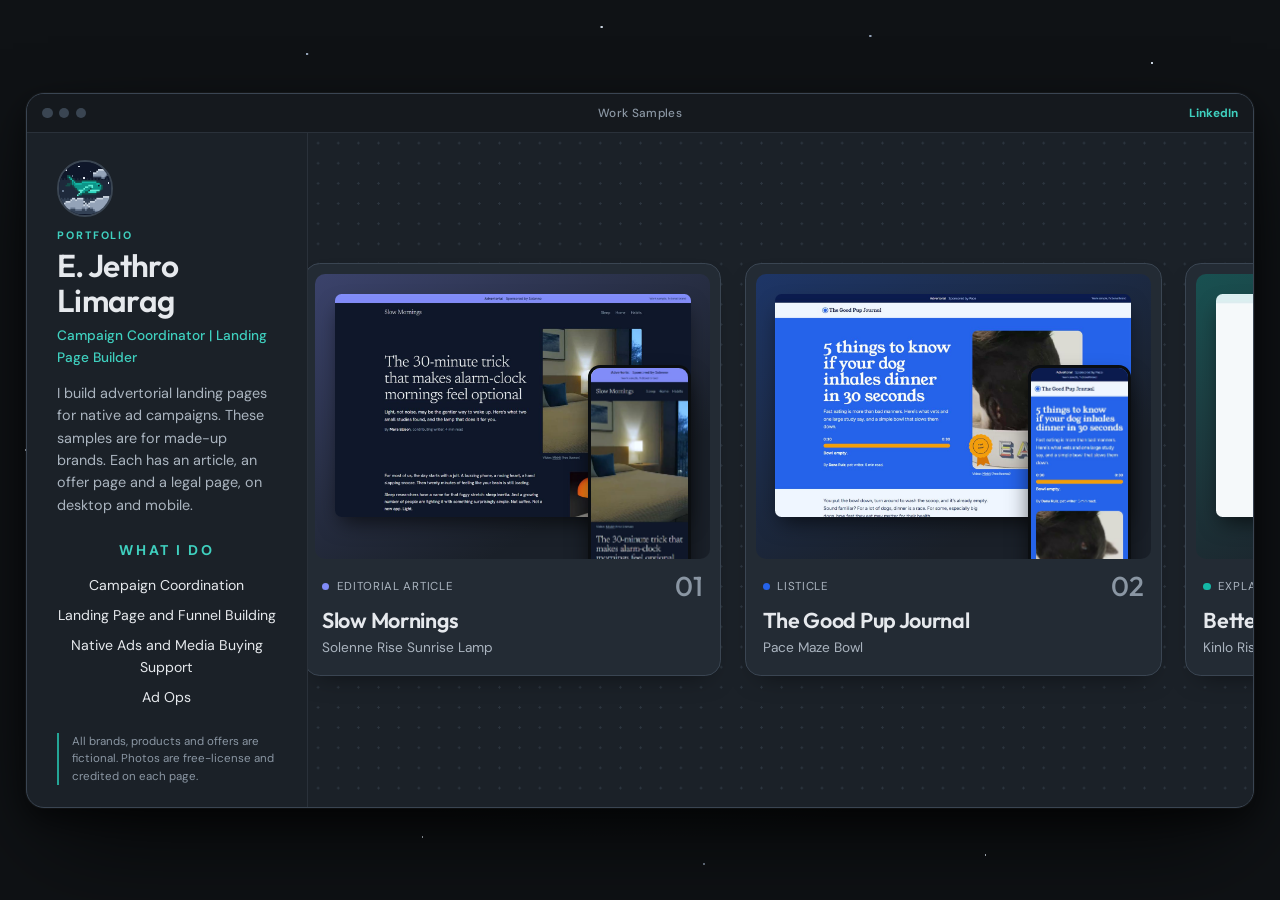
<file: index.html>
<!doctype html>
<html lang="en">
<head>
<meta charset="utf-8">
<meta name="viewport" content="width=device-width, initial-scale=1, viewport-fit=cover">
<title>Work Samples - E. Jethro Limarag</title>
<meta name="description" content="Advertorial landing page samples for fictional brands, built for native ad campaigns on desktop and mobile.">
<meta name="theme-color" content="#0f1215">
<link rel="icon" href="Nubicetus_Avatar.png">
<link rel="preconnect" href="https://fonts.googleapis.com">
<link rel="preconnect" href="https://fonts.gstatic.com" crossorigin>
<link href="https://fonts.googleapis.com/css2?family=DM+Sans:wght@400;500;700&family=Outfit:wght@500;600&display=swap" rel="stylesheet">
<style>
  /* Slate and teal, from my Obsidian theme (Slate_Teal.css); card and border roles follow the ui-ux-pro-max slate palette. */
  :root {
    --night: #0f1215; --win: #1b2128; --win-2: #15191e; --card: #232b34; --line: #2a313a; --line-2: #3a4552;
    --text: #e6e9ed; --muted: #aab4bf; --faint: #8a96a3;
    --teal: #3fd0bf; --teal-d: #24a596; --teal-deep: #1f8f84; --on-teal: #0f1215;
    --display: "Outfit", "DM Sans", system-ui, -apple-system, "Segoe UI", Arial, sans-serif;
    --sans: "DM Sans", system-ui, -apple-system, "Segoe UI", Arial, sans-serif;
    --ease: cubic-bezier(.2, .7, .2, 1);
    --gap: clamp(12px, 2vw, 40px);      /* space around the window */
    --side: clamp(17rem, 22vw, 25rem);  /* width of the left column */
  }
  /* Sizes are in rem. The root size follows the window width a little, so browser zoom changes the page less. */
  html { font-size: clamp(13px, calc(.5vw + 8px), 21px); height: 100%; }
  * { box-sizing: border-box; }
  body {
    margin: 0; height: 100vh; height: 100dvh; overflow: hidden; display: grid; place-items: center;
    background: var(--night); color: var(--text); font: 1rem/1.55 var(--sans); -webkit-font-smoothing: antialiased;
  }
  a { color: inherit; }
  button { font: inherit; color: inherit; }
  :focus-visible { outline: 2px solid var(--teal); outline-offset: 2px; }

  .backdrop {
    position: fixed; inset: 0; z-index: 0;
    background:
      radial-gradient(1.5px 1.5px at 6% 14%, #cbd5e1 60%, transparent),
      radial-gradient(1px 1px at 14% 80%, #94a3b8 60%, transparent),
      radial-gradient(1.5px 1.5px at 24% 6%, #94a3b8 60%, transparent),
      radial-gradient(1px 1px at 33% 93%, #cbd5e1 60%, transparent),
      radial-gradient(1.5px 1.5px at 47% 3%, #cbd5e1 60%, transparent),
      radial-gradient(1px 1px at 55% 96%, #94a3b8 60%, transparent),
      radial-gradient(1.5px 1.5px at 68% 4%, #94a3b8 60%, transparent),
      radial-gradient(1px 1px at 77% 95%, #cbd5e1 60%, transparent),
      radial-gradient(1.5px 1.5px at 90% 7%, #cbd5e1 60%, transparent),
      radial-gradient(1px 1px at 97% 78%, #94a3b8 60%, transparent),
      radial-gradient(1px 1px at 2% 50%, #cbd5e1 60%, transparent),
      radial-gradient(60% 55% at 50% 55%, rgba(36, 165, 150, .2), transparent 70%),
      var(--night);
  }

  @keyframes winIn { from { opacity: 0; transform: translateY(1.5rem) scale(.97); } }
  @keyframes cardIn { from { opacity: 0; transform: translateY(1.9rem); } }

  /* The floating window: almost the whole screen */
  .window {
    position: relative; z-index: 1; overflow: hidden; display: grid; grid-template-rows: 2.75rem minmax(0, 1fr);
    width: calc(100vw - 2 * var(--gap)); max-width: 2300px;
    /* Compact on the home screen; grows to nearly the full screen while a sample is open */
    height: min(calc(100vh - 2 * var(--gap)), max(44rem, var(--need, 0px))); height: min(calc(100dvh - 2 * var(--gap)), max(44rem, var(--need, 0px)));
    transition: height .6s var(--ease);
    background: var(--win); border-radius: 1.25rem; border: 1px solid var(--line-2);
    box-shadow: 0 0 0 1px rgba(255, 255, 255, .03), 0 3rem 7rem -1.5rem rgba(0, 0, 0, .8), 0 .8rem 2rem rgba(0, 0, 0, .5);
    animation: winIn .8s var(--ease) backwards;
  }

  body.sample-open .window { height: calc(100vh - 2 * var(--gap)); height: calc(100dvh - 2 * var(--gap)); }

  .chrome { display: grid; grid-template-columns: 1fr auto 1fr; align-items: center; padding: 0 1.1rem; background: var(--win-2); border-bottom: 1px solid var(--line); font-size: .82rem; color: var(--faint); }
  .dots { display: flex; gap: .45rem; }
  .dots i { width: .7rem; height: .7rem; border-radius: 50%; background: var(--line-2); }
  .chrome .title { font-weight: 500; letter-spacing: .03em; }
  .chrome a { justify-self: end; text-decoration: none; font-weight: 700; color: var(--teal); }
  .chrome a:hover { text-decoration: underline; }

  .body { display: grid; grid-template-columns: var(--side) minmax(0, 1fr); min-height: 0; }

  /* Left column: me */
  .side { display: flex; flex-direction: column; gap: .8rem; padding: 1.9rem 2.1rem 1.5rem; border-right: 1px solid var(--line); overflow-y: auto; scrollbar-width: thin; }
  /* Animated avatar: the still avatar split into layers (inline PNGs). One cell of the 32 x 32 pixel art = 3.125%. Reduced motion: the global rule below stops every animation, which leaves the original picture. */
  .side .wav { position: relative; width: 3.9rem; height: 3.9rem; aspect-ratio: 1; border-radius: 50%; border: 2px solid var(--line-2); margin-bottom: .7rem; overflow: hidden; background: #0f172a; flex: none; --c: 3.125%; }
  .wav i, .wav div { position: absolute; display: block; background-repeat: no-repeat; background-size: 100% 100%; }
  .wav .wv-bg, .wav .wv-whale, .wav .wv-body, .wav .wv-tail { inset: 0; }
  .wav .wv-bg { background-image: url([data-uri]); }
  .wav .wv-body { background-image: url([data-uri]); }
  .wav .wv-tail { background-image: url([data-uri]); animation: wv-flick 5s infinite step-end; }
  .wav .wv-cloud { left: 65.625%; top: 12.5%; width: 28.125%; height: 18.75%; background-image: url([data-uri]); animation: wv-drift 49s steps(41) infinite; }
  .wav .wv-whale { animation: wv-bob 5s infinite step-end; }
  .wav .wv-star { width: var(--c); height: var(--c); background: #e2e8f0; animation: wv-twinkle 4s infinite step-end; }
  .wav .wv-star.dim { background: #64748b; animation: none; }
  .wav .wv-spray { width: var(--c); height: var(--c); background: #cbd5e1; opacity: 0; }
  .wav .p1 { left: 56.25%; top: 28.125%; animation: wv-puff1 5s infinite step-end; }
  .wav .p2 { left: 53.125%; top: 25%; animation: wv-puff2 5s infinite step-end; }
  .wav .p3 { left: 59.375%; top: 21.875%; animation: wv-puff3 5s infinite step-end; }
  .wav .s1 { left: 37.5%; top: 6.25%; animation-delay: -1s; }
  .wav .s2 { left: 12.5%; top: 12.5%; animation-delay: -2.5s; animation-duration: 5s; }
  .wav .s3 { left: 46.875%; top: 28.125%; animation-delay: -3s; animation-duration: 3.5s; }
  .wav .s4 { left: 93.75%; top: 37.5%; animation-delay: -.5s; animation-duration: 4.5s; }
  .wav .s5 { left: 59.375%; top: 15.625%; }
  .wav .s6 { left: 25%; top: 25%; }
  .wav .s7 { left: 6.25%; top: 53.125%; }
  @keyframes wv-bob { 0% { transform: translateY(0) } 20% { transform: translateY(-3.125%) } 40% { transform: translateY(0) } 60% { transform: translateY(3.125%) } 80% { transform: translateY(0) } }
  @keyframes wv-flick { 0%, 20% { transform: translateY(0) } 25% { transform: translateY(-3.125%) } 45% { transform: translateY(0) } }
  @keyframes wv-twinkle { 0% { opacity: 1 } 45% { opacity: .3 } 60% { opacity: 1 } }
  @keyframes wv-drift { from { transform: translateX(122.2%) } to { transform: translateX(-333.3%) } }
  @keyframes wv-puff1 { 0%, 22% { opacity: 0 } 22.1%, 40% { opacity: 1 } 40.1%, 100% { opacity: 0 } }
  @keyframes wv-puff2 { 0%, 28% { opacity: 0 } 28.1%, 44% { opacity: 1 } 44.1%, 100% { opacity: 0 } }
  @keyframes wv-puff3 { 0%, 34% { opacity: 0 } 34.1%, 48% { opacity: 1 } 48.1%, 100% { opacity: 0 } }
  .kicker { margin: 0; font-size: .75rem; letter-spacing: .18em; text-transform: uppercase; color: var(--teal); font-weight: 700; }
  .side h1 { margin: .3rem 0 0; font: 600 2.2rem/1.1 var(--display); letter-spacing: -.02em; }
  .side .role { margin: .55rem 0 0; color: var(--teal); font-size: .95rem; font-weight: 500; }
  .side .intro-text { margin: .2rem 0 0; color: var(--muted); line-height: 1.55; }
  /* What I Do: centred in the free space, no lines */
  .list { margin: auto 0; padding: .5rem 0; list-style: none; text-align: center; }
  .list li { padding: .28rem 0; font-size: .98rem; }
  .list .kicker { margin-bottom: .4rem; }
  /* The teal bar marks the fine print, like an asterisk for a disclosure */
  .fine { margin: 0; padding-left: .9rem; border-left: 2px solid var(--teal-d); font-size: .8rem; line-height: 1.5; color: var(--faint); }
  .side .fine { margin-top: auto; }

  /* Cards on a dotted canvas. The row drifts on its own and loops (the script repeats the set). */
  .stage { position: relative; container-type: size; min-width: 0; background: radial-gradient(#2c353f 1px, transparent 1.2px) 0 0 / 1.4rem 1.4rem, var(--win); }
  .track {
    --ph: 2rem; --g: 1.6rem; --cw: clamp(16rem, calc(100cqh - 2 * var(--ph) - 9rem), 29rem);
    height: 100%; display: flex; align-items: center; padding: var(--ph) 0; overflow-x: auto; overflow-y: hidden; scrollbar-width: none; cursor: grab;
    overscroll-behavior-x: contain;
  }
  .track::-webkit-scrollbar { display: none; }
  .track.drag { cursor: grabbing; user-select: none; }
  .track.drag .card { pointer-events: none; }

  .card {
    --c: #3fd0bf; flex: 0 0 var(--cw); width: var(--cw); margin-right: var(--g); display: flex; flex-direction: column; text-decoration: none;
    animation: cardIn .8s var(--ease) backwards; animation-delay: calc(.2s + var(--i, 0) * .1s);
    padding: .7rem .7rem 1.2rem; background: var(--card); border: 1px solid var(--line-2); border-radius: 1.1rem;
    box-shadow: 0 .8rem 1.8rem -1rem rgba(0, 0, 0, .6);
    transition: transform .3s var(--ease), opacity .3s, box-shadow .3s, border-color .3s; -webkit-user-drag: none;
  }
  /* Preview: the whole desktop page, with the phone version overlapping it, on a wash of the sample's own colour */
  .card .pv { position: relative; aspect-ratio: 1 / .72; overflow: hidden; border-radius: .7rem; background: #1a2029; background: linear-gradient(150deg, color-mix(in srgb, var(--c) 32%, #1a2029) 0%, #1a2029 75%); }
  .pv img { position: absolute; display: block; height: auto; -webkit-user-drag: none; transition: transform .5s var(--ease); }
  .pv .d { left: 5%; top: 7%; width: 90%; border-radius: .45rem; box-shadow: 0 .7rem 1.5rem -.4rem rgba(0, 0, 0, .65); }
  /* the phone rises from the bottom edge, so there is no empty strip under the desktop page */
  .pv .m { right: 5%; top: 32%; width: 26%; border-radius: .85rem; border: .22rem solid #0b0e11; box-shadow: 0 .9rem 1.7rem -.3rem rgba(0, 0, 0, .75); }
  .card .meta { display: flex; align-items: center; justify-content: space-between; margin: 1rem .5rem 0; font-size: .8rem; color: var(--muted); letter-spacing: .06em; text-transform: uppercase; }
  .card .type::before { content: ""; display: inline-block; width: .5rem; height: .5rem; margin-right: .5rem; border-radius: 50%; background: var(--c); }
  .card .num { font: 500 1.9rem/1 var(--display); color: var(--faint); letter-spacing: 0; }
  .card h3 { margin: .5rem .5rem .2rem; font: 600 1.5rem/1.2 var(--display); letter-spacing: -.015em; }
  .card .brand { margin: 0 .5rem; font-size: .95rem; color: var(--muted); }
  @media (hover: hover) {
    .track:hover .card:not(:hover):not(:focus-visible) { opacity: .55; transform: scale(.975); }
    .card:hover { transform: translateY(-.5rem); border-color: var(--teal); box-shadow: 0 1.8rem 2.8rem -1.2rem rgba(0, 0, 0, .8), 0 0 0 1px var(--teal); }
    .card:hover .pv .d { transform: translateY(-.35rem); }
    .card:hover .pv .m { transform: translateY(-.6rem); }
  }
  .card:focus-visible { transform: translateY(-.5rem); border-color: var(--teal); }

  /* Arrows appear at the edges when you hover the row, and only when there is more to see */
  .nav-btn {
    position: absolute; top: 50%; z-index: 2; width: 3rem; height: 3rem; margin-top: -1.5rem; border-radius: 50%; cursor: pointer; font-size: 1.2rem; line-height: 1;
    background: rgba(21, 25, 30, .88); border: 1px solid var(--line-2); opacity: 0; pointer-events: none; transition: opacity .25s, background .2s, color .2s, border-color .2s;
  }
  #prev { left: .9rem; } #next { right: .9rem; }
  .stage.scrolls:hover .nav-btn:not(:disabled), .nav-btn:not(:disabled):focus-visible { opacity: 1; pointer-events: auto; }
  .nav-btn:hover { background: var(--teal); color: var(--on-teal); border-color: var(--teal); }
  @media (hover: none) { .nav-btn { display: none; } }

  /* Preview: nearly the whole window */
  .viewer {
    position: absolute; left: 0; right: 0; top: 2.75rem; bottom: 0; z-index: 5; display: grid; grid-template-columns: var(--side) minmax(0, 1fr);
    background: var(--win); opacity: 0; visibility: hidden; transform: translateY(1.5rem);
    transition: opacity .35s ease, transform .5s var(--ease), visibility 0s .5s;
  }
  .viewer.open { opacity: 1; visibility: visible; transform: none; transition: opacity .35s ease, transform .5s var(--ease); }

  .vinfo { display: flex; flex-direction: column; gap: 1.1rem; padding: 2rem 1.9rem 1.6rem; border-right: 1px solid var(--line); overflow-y: auto; scrollbar-width: thin; }
  .vinfo h2 { margin: -.4rem 0 0; font: 600 2.2rem/1.12 var(--display); letter-spacing: -.02em; }
  .vinfo .brand { margin: -.7rem 0 0; color: var(--teal); font-size: .95rem; font-weight: 500; }
  .vinfo .desc { margin: 0; color: var(--muted); }
  .vinfo .with { margin: 0; font-size: .85rem; color: var(--faint); }
  .vinfo .with b { color: var(--muted); font-weight: 500; }

  /* The pages, listed like the genre list in the video: numbered rows with dotted lines */
  .rows { display: flex; flex-direction: column; margin-top: .3rem; }
  .row {
    position: relative; display: grid; grid-template-columns: 2.2rem 1fr; align-items: baseline; gap: 0 .4rem; text-align: left; cursor: pointer;
    padding: .8rem .2rem .8rem .7rem; background: none; border: 0; border-top: 1px dotted var(--line-2); transition: background .25s, padding .25s;
  }
  .row:last-child { border-bottom: 1px dotted var(--line-2); }
  .row .n { font-size: .78rem; color: var(--faint); }
  .row b { font: 500 1.25rem/1.25 var(--display); letter-spacing: -.01em; color: var(--muted); transition: color .25s; }
  .row small { grid-column: 2; font-size: .82rem; color: var(--faint); display: none; }
  .row::before { content: ""; position: absolute; left: 0; top: .7rem; bottom: .7rem; width: 3px; border-radius: 3px; background: var(--teal); transform: scaleY(0); transition: transform .3s var(--ease); }
  .row:hover b { color: var(--text); }
  .row[aria-pressed="true"] b { color: var(--teal); }
  .row[aria-pressed="true"] small { display: block; color: var(--muted); }
  .row[aria-pressed="true"]::before { transform: scaleY(1); }
  .vinfo .fine { margin-top: auto; }

  .vstage { display: grid; grid-template-rows: 3.9rem minmax(0, 1fr); min-width: 0; background: radial-gradient(#2c353f 1px, transparent 1.2px) 0 0 / 1.4rem 1.4rem, var(--win); }
  .vtop { display: flex; align-items: center; gap: .8rem; padding: 0 1.2rem 0 1.6rem; }
  .vtop .crumb { flex: 1; min-width: 0; font-size: .88rem; color: var(--muted); white-space: nowrap; overflow: hidden; text-overflow: ellipsis; }
  .seg { display: inline-flex; padding: .2rem; gap: .2rem; border-radius: 999px; background: var(--win-2); border: 1px solid var(--line-2); }
  .seg button { display: inline-flex; align-items: center; gap: .45rem; cursor: pointer; font-size: .88rem; font-weight: 500; padding: .4rem .95rem; border-radius: 999px; background: none; border: 0; color: var(--muted); transition: background .2s, color .2s; }
  .seg button:hover { color: var(--text); }
  .seg button[aria-pressed="true"] { background: var(--card); color: var(--teal); box-shadow: 0 0 0 1px var(--line-2); }
  .seg svg { width: 1.05em; height: 1.05em; fill: none; stroke: currentColor; stroke-width: 1.7; stroke-linecap: round; stroke-linejoin: round; }
  .full {
    display: inline-flex; align-items: center; gap: .5rem; text-decoration: none; font-size: .88rem; font-weight: 700; white-space: nowrap;
    padding: .55rem 1.1rem; border-radius: 999px; background: var(--teal); color: var(--on-teal); transition: background .2s, transform .2s;
  }
  .full:hover { background: #7ae6d9; transform: translateY(-1px); }
  .full svg { width: 1em; height: 1em; fill: none; stroke: currentColor; stroke-width: 2; stroke-linecap: round; stroke-linejoin: round; }
  .x { flex: none; width: 2.4rem; height: 2.4rem; border-radius: 50%; cursor: pointer; font-size: 1.4rem; line-height: 1; background: var(--card); border: 1px solid var(--line-2); transition: background .2s, color .2s; }
  .x:hover { background: var(--text); color: var(--win-2); border-color: var(--text); }

  .vframe { display: flex; justify-content: center; min-height: 0; padding: 0 1.6rem 1.6rem; }
  .dev { width: 100%; height: 100%; overflow: hidden; background: #fff; border: 1px solid var(--line-2); border-radius: .8rem; box-shadow: 0 1.5rem 3rem -1.5rem rgba(0, 0, 0, .7); transition: width .45s var(--ease), border-radius .45s var(--ease), padding .45s var(--ease), background .3s; }
  .dev iframe { display: block; width: 100%; height: 100%; border: 0; background: #fff; }
  /* The phone view is a real 390 px wide frame, so the sample's own phone layout shows. */
  .vframe[data-d="mobile"] .dev { width: 416px; max-width: 100%; height: min(100%, 880px); padding: 12px; background: #0b0e11; border: 1px solid var(--line-2); border-radius: 42px; }
  .vframe[data-d="mobile"] .dev iframe { border-radius: 30px; }

  .side, .vinfo { scrollbar-color: var(--line-2) transparent; }
  .side.tight .list { display: none; }
  @media (max-height: 640px) and (min-width: 861px) {
    .side { padding-top: 1.2rem; gap: .8rem; }
    .side .wav { width: 3.2rem; height: 3.2rem; margin-bottom: .5rem; }
  }

  /* Phones and narrow windows */
  @media (max-width: 860px) {
    :root { --gap: 10px; }
    html { font-size: 15px; }
    /* Narrow and tall (phone, or a desktop window dragged narrow): the window fits its content instead of stretching to the full height */
    .window { height: auto; max-height: calc(100vh - 20px); max-height: calc(100dvh - 20px); border-radius: 1.1rem; grid-template-rows: 2.5rem auto; }
    .stage { container-type: normal; }
    .chrome { grid-template-columns: 1fr auto; }
    .dots { display: none; }
    .chrome .title { justify-self: start; }
    .body { grid-template-columns: 1fr; grid-template-rows: auto auto; }
    .side { display: grid; grid-template-columns: auto 1fr; column-gap: .9rem; row-gap: .5rem; align-items: center; padding: .9rem 1rem .8rem; border-right: 0; border-bottom: 1px solid var(--line); overflow: visible; }
    .side .me { display: contents; }
    .side .wav { grid-row: 1 / 3; width: 3.2rem; height: 3.2rem; margin: 0; }
    .side .kicker, .side .list, .side .fine { display: none; }
    .side h1 { font-size: 1.6rem; align-self: end; margin: 0; }
    .side .role { align-self: start; margin: 0; font-size: .82rem; }
    .side .intro-text { grid-column: 1 / -1; font-size: .92rem; }
    .track { --ph: 1.2rem; --cw: min(80vw, 340px); height: auto; padding-inline: 1rem; scroll-padding-inline: 1rem; }
    .viewer { top: 2.5rem; grid-template-columns: 1fr; grid-template-rows: auto auto minmax(0, 1fr); }
    .vstage { display: contents; }
    .vtop { order: 1; padding: .5rem .75rem .5rem 1rem; }
    .vtop .seg, .vtop .full span { display: none; }
    .full { padding: .6rem; }
    .vinfo { order: 2; padding: 0 1rem .6rem; gap: 0; border-right: 0; border-bottom: 1px solid var(--line); overflow: visible; }
    .vinfo > :not(.rows) { display: none; }
    .rows { flex-direction: row; gap: .4rem; margin: 0; overflow-x: auto; scrollbar-width: none; }
    .row { flex: none; display: block; padding: .4rem .95rem; border: 1px solid var(--line-2) !important; border-radius: 999px; }
    .row::before, .row .n, .row small { display: none !important; }
    .row b { font: 500 .9rem var(--sans); }
    .row[aria-pressed="true"] { background: var(--teal); border-color: var(--teal) !important; }
    .row[aria-pressed="true"] b { color: var(--on-teal); }
    .vframe { order: 3; padding: 0; }
    .dev, .vframe[data-d="mobile"] .dev { width: 100%; max-width: none; height: 100%; padding: 0; border: 0; border-radius: 0 0 1.1rem 1.1rem; box-shadow: none; background: #fff; }
    .vframe[data-d="mobile"] .dev iframe { border-radius: 0; }
  }

  @media (prefers-reduced-motion: reduce) {
    *, *::before, *::after { transition-duration: .01ms !important; transition-delay: 0s !important; animation: none !important; }
    .track { scroll-behavior: auto; }
  }
</style>
</head>
<body>
<div class="backdrop" aria-hidden="true"></div>

<main class="window" id="win">
  <div class="chrome">
    <div class="dots" aria-hidden="true"><i></i><i></i><i></i></div>
    <span class="title">Work Samples</span>
    <a href="https://www.linkedin.com/in/ejlimarag" target="_blank" rel="noopener">LinkedIn</a>
  </div>

  <div class="body" id="mainBody">
    <aside class="side">
      <div class="me">
        <div class="wav" role="img" aria-label="Pixel art whale flying over clouds"><i class="wv-bg"></i><i class="wv-cloud"></i><i class="wv-star dim s5"></i><i class="wv-star dim s6"></i><i class="wv-star dim s7"></i><i class="wv-star s1"></i><i class="wv-star s2"></i><i class="wv-star s3"></i><i class="wv-star s4"></i><div class="wv-whale"><i class="wv-body"></i><i class="wv-tail"></i><i class="wv-spray p1"></i><i class="wv-spray p2"></i><i class="wv-spray p3"></i></div></div>
        <p class="kicker">Portfolio</p>
        <h1>E. Jethro Limarag</h1>
        <p class="role">Campaign Coordinator | Landing Page Builder</p>
      </div>
      <p class="intro-text">I build advertorial landing pages for native ad campaigns. These samples are for made-up brands. Each has an article, an offer page and a legal page, on desktop and mobile.</p>
      <ul class="list">
        <li class="kicker">What I Do</li>
        <li>Campaign Coordination</li>
        <li>Landing Page and Funnel Building</li>
        <li>Native Ads and Media Buying Support</li>
        <li>Ad Ops</li>
      </ul>
      <p class="fine">All brands, products and offers are fictional. Photos are free-license and credited on each page.</p>
    </aside>

    <section class="stage" id="stage">
      <div class="track" id="track" aria-label="Work samples"></div>
      <button type="button" class="nav-btn" id="prev" aria-label="Previous samples">&larr;</button>
      <button type="button" class="nav-btn" id="next" aria-label="Next samples">&rarr;</button>
      <noscript><p style="padding:2rem">This page needs JavaScript. Samples: <a href="01_Sleep_Lamp/">01</a>, <a href="02_Dog_Bowl/">02</a>, <a href="03_Standing_Desk/">03</a>.</p></noscript>
    </section>
  </div>

  <div class="viewer" id="viewer" role="dialog" aria-modal="true" aria-label="Sample preview" aria-hidden="true" inert>
    <aside class="vinfo">
      <p class="kicker" id="vTag"></p>
      <h2 id="vTitle"></h2>
      <p class="brand" id="vBrand"></p>
      <p class="desc" id="vDesc"></p>
      <p class="with" id="vWith"></p>
      <div class="rows" id="vPages"></div>
      <p class="fine">Fictional brand. Photos are free-license and credited on the page.</p>
    </aside>
    <section class="vstage">
      <div class="vtop">
        <span class="crumb" id="vUrl"></span>
        <div class="seg" id="vDevice" role="group" aria-label="View as">
          <button type="button" data-d="desktop" aria-pressed="true"><svg viewBox="0 0 24 24" aria-hidden="true"><rect x="3" y="4" width="18" height="12" rx="2"/><path d="M8 20h8M12 16v4"/></svg>Desktop</button>
          <button type="button" data-d="mobile" aria-pressed="false"><svg viewBox="0 0 24 24" aria-hidden="true"><rect x="7" y="2.5" width="10" height="19" rx="2.2"/><path d="M11 18.5h2"/></svg>Mobile</button>
        </div>
        <a class="full" id="vOpen" href="#" target="_blank" rel="noopener" title="Opens the page by itself in a new tab"><span>Open Full Page</span><svg viewBox="0 0 24 24" aria-hidden="true"><path d="M14 4h6v6M20 4l-9 9M18 14v5a1 1 0 0 1-1 1H5a1 1 0 0 1-1-1V7a1 1 0 0 1 1-1h5"/></svg></a>
        <button type="button" class="x" id="vClose" aria-label="Close preview">&times;</button>
      </div>
      <div class="vframe" id="vFrameBox" data-d="desktop"><div class="dev"><iframe id="vFrame" title="Sample preview" src="about:blank"></iframe></div></div>
    </section>
  </div>
</main>

<script>
(function () {
  'use strict';

  // To add a sample later: add one object here, plus a folder with Screenshots/Desktop-Article.jpg.
  // pages: [button label, file, short hint shown when that page is picked]
  var SAMPLES = [
    { id: '01_Sleep_Lamp', num: '01', title: 'Slow Mornings', brand: 'Solenne Rise Sunrise Lamp', type: 'Editorial Article', color: '#818cf8',
      desc: 'A quiet, dark article that reads like a magazine piece, then leads to the offer.',
      chips: ['Sticky sidebar', 'Quiz', 'Charts', 'Exit-intent offer'],
      pages: [['Article', 'index.html', 'Scroll it. Take the quiz and watch the charts.'],
              ['Offer', 'Offer.html', 'Pick a bundle. Try the code RISE10.'],
              ['Legal', 'Legal.html', 'Terms, privacy and disclosures.'],
              ['Exit Popup', 'index.html#exit', 'The offer a reader gets when about to leave.']] },
    { id: '02_Dog_Bowl', num: '02', title: 'The Good Pup Journal', brand: 'Pace Maze Bowl', type: 'Listicle', color: '#2563eb',
      desc: 'A loud, color-block listicle for dog owners, with the product compared against the usual options.',
      chips: ['Comparison table', 'Chart', 'Sticky bottom bar', 'Spin wheel'],
      pages: [['Article', 'index.html', 'Play the tap game. Check the comparison table.'],
              ['Offer', 'Offer.html', 'Pick a bundle. Try the code PACE10.'],
              ['Legal', 'Legal.html', 'Terms, privacy and disclosures.'],
              ['Spin Wheel', 'index.html#spin', 'Spin for a discount code.']] },
    { id: '03_Standing_Desk', num: '03', title: 'Better Workday', brand: 'Kinlo Rise Desk', type: 'Explainer', color: '#14b8a6',
      desc: 'A calm, light explainer on sitting less at work, with an interactive calculator and no popups.',
      chips: ['Standing-time calculator', 'FAQ', 'No popups'],
      pages: [['Article', 'index.html', 'Try the standing-time calculator.'],
              ['Offer', 'Offer.html', 'Pick a bundle. Try the code WORKDAY10.'],
              ['Legal', 'Legal.html', 'Terms, privacy and disclosures.']] }
  ];

  var $ = function (s) { return document.querySelector(s); };
  var track = $('#track'), stage = $('#stage');
  var viewer = $('#viewer'), frame = $('#vFrame'), frameBox = $('#vFrameBox'), mainBody = $('#mainBody');
  var prev = $('#prev'), next = $('#next');
  var baseTitle = document.title, byId = {};
  var cur = null, device = 'desktop', openedByUs = false, lastCard = null, blankTimer = 0;

  // Cards
  var cards = [];
  SAMPLES.forEach(function (s, i) {
    byId[s.id] = s;
    var a = document.createElement('a');
    a.className = 'card'; a.href = '#' + s.id; a.draggable = false; a.dataset.i = i;
    a.style.setProperty('--c', s.color); a.style.setProperty('--i', i);
    a.innerHTML =
      '<div class="pv"><img class="d" src="' + s.id + '/Screenshots/Desktop-Article.jpg" alt="" draggable="false" width="1200" height="750">' +
      '<img class="m" src="' + s.id + '/Screenshots/Mobile-Article.jpg" alt="" draggable="false" width="390" height="975"></div>' +
      '<div class="meta"><span class="type">' + s.type + '</span><span class="num">' + s.num + '</span></div>' +
      '<h3>' + s.title + '</h3><p class="brand">' + s.brand + '</p>';
    a.setAttribute('aria-label', s.num + ', ' + s.title + ', ' + s.type);
    track.appendChild(a); cards.push(a);
  });
  track.addEventListener('click', function (e) {
    var a = e.target.closest && e.target.closest('a.card');
    if (a) { openedByUs = true; lastCard = cards[+a.dataset.i]; }
  });

  // The row drifts on its own and loops: the set of cards is repeated, and when the scroll position passes
  // one set it jumps back by exactly one set. Drag, wheel and arrows take over; it resumes shortly after.
  var AUTO = 1.7;                      // drift speed in rem per second; positive moves the cards left, negative moves them right
  var x = 0, setW = 0, glideTo = null, lastSet = 0, hovering = false, userAt = 0, tPrev = 0;
  var still = window.matchMedia('(prefers-reduced-motion: reduce)').matches;
  var rem = function () { return parseFloat(getComputedStyle(document.documentElement).fontSize) || 16; };
  function build() {
    var frac = setW ? (((x % setW) + setW) % setW) / setW : 0;
    track.querySelectorAll('.clone').forEach(function (n) { n.remove(); });
    var first = cards[0], last = cards[cards.length - 1];
    setW = last.offsetLeft + last.offsetWidth + parseFloat(getComputedStyle(last).marginRight) - first.offsetLeft;
    var sets = Math.max(3, Math.ceil(track.clientWidth / setW) + 2);
    for (var k = 1; k < sets; k++) cards.forEach(function (c) {
      var n = c.cloneNode(true); n.classList.add('clone'); n.setAttribute('aria-hidden', 'true'); n.tabIndex = -1; track.appendChild(n);
    });
    x = setW * (1 + frac); glideTo = null; track.scrollLeft = x; lastSet = track.scrollLeft;
    stage.classList.add('scrolls');
  }
  function wrap() {
    var sh = 0;
    if (x >= 2 * setW) sh = -setW; else if (x < setW) sh = setW;
    if (sh) { x += sh; if (glideTo !== null) glideTo += sh; }
    return sh;
  }
  function autoOk() { return !still && !hovering && !down && !cur && performance.now() - userAt > 1200; }
  function loop(t) {
    var dt = Math.min(250, t - tPrev) / 1000; tPrev = t;
    var native = performance.now() - userAt < 1200 && glideTo === null && !down;  // a touch swipe: follow it, don't fight it
    if (native) x = track.scrollLeft;
    else if (glideTo !== null) {
      var d = glideTo - x;
      if (still || Math.abs(d) < .5) { x = glideTo; glideTo = null; } else x += d * Math.min(1, dt * 9);
    } else if (autoOk()) x += AUTO * rem() * dt;
    var sh = wrap();
    if (!native || sh) track.scrollLeft = x;
    lastSet = track.scrollLeft;
    requestAnimationFrame(loop);
  }

  var down = false, moved = false, startX = 0, startL = 0;
  track.addEventListener('pointerdown', function (e) {
    if (e.pointerType !== 'mouse' || e.button !== 0) return;
    down = true; moved = false; startX = e.clientX; startL = x; glideTo = null;
  });
  window.addEventListener('pointermove', function (e) {
    if (!down) return;
    var dx = e.clientX - startX;
    if (!moved && Math.abs(dx) > 5) { moved = true; track.classList.add('drag'); }
    if (moved) { x = startL - dx; userAt = performance.now(); }
  });
  window.addEventListener('pointerup', function () { if (down) userAt = performance.now(); down = false; track.classList.remove('drag'); });
  track.addEventListener('click', function (e) { if (moved) { e.preventDefault(); e.stopPropagation(); moved = false; } }, true);
  track.addEventListener('pointerenter', function (e) { if (e.pointerType === 'mouse') hovering = true; });
  track.addEventListener('pointerleave', function () { hovering = false; });
  track.addEventListener('focusin', function () { hovering = true; });
  track.addEventListener('focusout', function () { hovering = false; });
  track.addEventListener('scroll', function () { if (Math.abs(track.scrollLeft - lastSet) > 2) userAt = performance.now(); }, { passive: true });
  track.addEventListener('wheel', function (e) {
    var d = Math.abs(e.deltaX) > Math.abs(e.deltaY) ? e.deltaX : e.deltaY;
    if (e.deltaMode === 1) d *= 18; else if (e.deltaMode === 2) d *= track.clientWidth;
    e.preventDefault(); userAt = performance.now(); glideTo = (glideTo !== null ? glideTo : x) + d * 1.3;
  }, { passive: false });
  function step(dir) { userAt = performance.now(); glideTo = (glideTo !== null ? glideTo : x) + dir * setW / cards.length; }
  prev.addEventListener('click', function () { step(-1); });
  next.addEventListener('click', function () { step(1); });

  // The home window is as short as it can be, but never shorter than the left column needs (--need, measured here)
  var side = $('.side'), win = $('#win');
  function need() {
    var cs = getComputedStyle(side), kids = Array.prototype.filter.call(side.children, function (n) { return n.offsetParent !== null; });
    var h = parseFloat(cs.paddingTop) + parseFloat(cs.paddingBottom) + Math.max(0, kids.length - 1) * (parseFloat(cs.rowGap) || 0);
    kids.forEach(function (n) { h += n.offsetHeight; });
    return Math.ceil(h + 2.75 * rem() + 6);
  }
  function fit() {
    if (window.innerWidth <= 860) { side.classList.remove('tight'); return; }
    var avail = window.innerHeight - 2 * Math.max(12, Math.min(40, window.innerWidth * .02));
    side.classList.remove('tight');
    var n = need();
    if (n > avail) { side.classList.add('tight'); n = need(); }   // short screen: drop the What I Do list
    win.style.setProperty('--need', n + 'px');
  }
  fit(); window.addEventListener('resize', fit); window.addEventListener('load', fit);
  if (document.fonts && document.fonts.ready) document.fonts.ready.then(fit);

  // Rebuild only when the card size or the row width really changed (zoom, window size, or the window growing)
  var rt = 0, lastCW = 0;
  function measure() { var l = cards[cards.length - 1], f = cards[0]; return l.offsetLeft + l.offsetWidth + parseFloat(getComputedStyle(l).marginRight) - f.offsetLeft; }
  function refresh() { if (setW && Math.abs(measure() - setW) < 1 && track.clientWidth === lastCW) return; build(); lastCW = track.clientWidth; }
  build(); lastCW = track.clientWidth;
  if (window.ResizeObserver) new ResizeObserver(function () { clearTimeout(rt); rt = setTimeout(refresh, 150); }).observe(stage);
  else window.addEventListener('resize', function () { clearTimeout(rt); rt = setTimeout(refresh, 150); });
  window.addEventListener('load', refresh);
  requestAnimationFrame(function (t) { tPrev = t; loop(t); });

  // Preview
  function setDevice(d) {
    device = d; frameBox.setAttribute('data-d', d);
    document.querySelectorAll('#vDevice button').forEach(function (b) { b.setAttribute('aria-pressed', String(b.dataset.d === d)); });
  }
  document.querySelectorAll('#vDevice button').forEach(function (b) { b.addEventListener('click', function () { setDevice(b.dataset.d); }); });

  function mark(idx) {
    document.querySelectorAll('#vPages .row').forEach(function (b, i) { b.setAttribute('aria-pressed', String(i === idx)); });
    $('#vUrl').textContent = cur.title + '  /  ' + cur.pages[idx][0];
    $('#vOpen').href = cur.id + '/' + cur.pages[idx][1];
  }

  function loadPage(idx) {
    var url = cur.id + '/' + cur.pages[idx][1];
    mark(idx);
    var abs = new URL(url, location.href).href, now = '';
    try { now = frame.contentWindow.location.href.split('#')[0]; } catch (e) {}
    if (now === abs.split('#')[0]) {
      // Same page, different #demo: a fragment change would not reload it, so go via a blank page and wait for it to finish
      frame.addEventListener('load', function once() { frame.removeEventListener('load', once); nav(abs); });
      nav('about:blank');
    } else nav(abs);
  }

  // The frame is moved with location.replace so it never adds browser-history entries:
  // the mouse Back button then closes the preview instead of stepping through its pages.
  function nav(url) { try { frame.contentWindow.location.replace(url); } catch (e) { frame.src = url; } }

  function syncFromFrame() {
    if (!cur) return;
    var win, doc;
    try { win = frame.contentWindow; doc = win.document; if (win.location.href === 'about:blank') return; } catch (e) { return; }
    if (!doc.__ws) {
      doc.__ws = true;
      doc.addEventListener('click', function (e) {
        var a = e.target.closest && e.target.closest('a[href]');
        if (!a || e.defaultPrevented || e.button || e.metaKey || e.ctrlKey || e.shiftKey || (a.target && a.target !== '_self')) return;
        var u = new URL(a.href, win.location.href);
        if (u.origin !== location.origin || (u.pathname === win.location.pathname && u.hash)) return;
        e.preventDefault(); win.location.replace(u.href);
      });
    }
    var file = decodeURIComponent(win.location.pathname.split('/').pop() || 'index.html'), full = file + win.location.hash, idx = -1;
    cur.pages.forEach(function (p, i) { if (p[1] === full) idx = i; });
    if (idx < 0) cur.pages.forEach(function (p, i) { if (idx < 0 && p[1] === file) idx = i; });
    if (idx >= 0) mark(idx);
  }
  frame.addEventListener('load', syncFromFrame);

  function show(s) {
    clearTimeout(blankTimer);
    cur = s;
    $('#vTag').textContent = s.num + ' · ' + s.type;
    $('#vTitle').textContent = s.title;
    $('#vBrand').textContent = s.brand;
    $('#vDesc').textContent = s.desc;
    $('#vWith').innerHTML = '<b>Includes:</b> ' + s.chips.join(' · ');
    var rows = $('#vPages'); rows.innerHTML = '';
    s.pages.forEach(function (p, i) {
      var b = document.createElement('button'); b.type = 'button'; b.className = 'row';
      b.innerHTML = '<span class="n">(' + ('0' + (i + 1)).slice(-2) + ')</span><b>' + p[0] + '</b><small>' + p[2] + '</small>';
      b.addEventListener('click', function () { loadPage(i); });
      rows.appendChild(b);
    });
    setDevice(device);
    loadPage(0);
    document.body.classList.add('sample-open');
    viewer.classList.add('open'); viewer.inert = false; viewer.setAttribute('aria-hidden', 'false');
    mainBody.inert = true;
    document.title = s.title + ' - ' + baseTitle;
    setTimeout(function () { $('#vClose').focus({ preventScroll: true }); }, 60);
  }

  function hide() {
    document.body.classList.remove('sample-open');
    viewer.classList.remove('open'); viewer.inert = true; viewer.setAttribute('aria-hidden', 'true');
    mainBody.inert = false; cur = null; openedByUs = false;
    document.title = baseTitle;
    blankTimer = setTimeout(function () { nav('about:blank'); }, 520);
    if (lastCard) lastCard.focus({ preventScroll: true });
  }

  function route() {
    var s = byId[decodeURIComponent(location.hash.slice(1))];
    if (s) { if (cur !== s) show(s); }
    else if (cur) hide();
  }
  window.addEventListener('hashchange', route);

  function close() {
    if (openedByUs) history.back();
    else { history.replaceState(null, '', location.pathname + location.search); route(); }
  }
  $('#vClose').addEventListener('click', close);
  document.addEventListener('keydown', function (e) { if (e.key === 'Escape' && cur) close(); });

  route();
})();
</script>
</body>
</html>
</file>
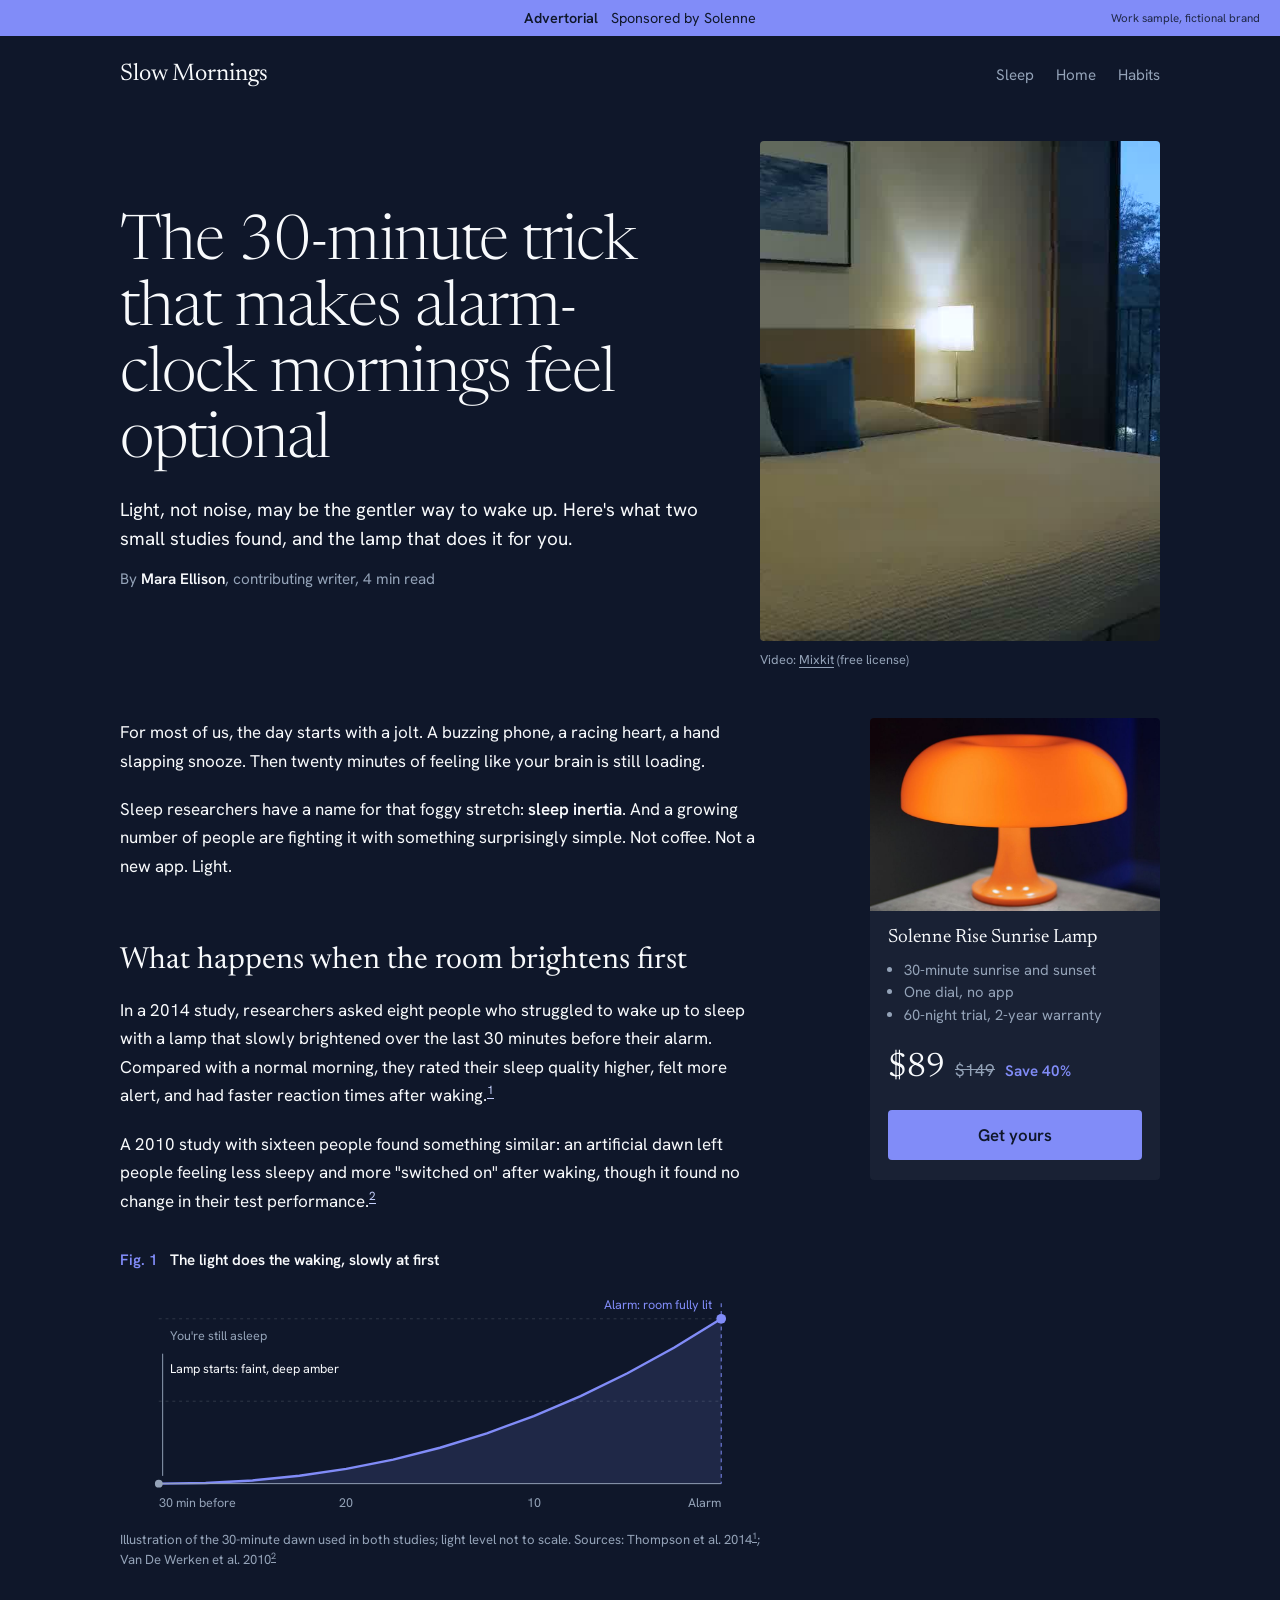
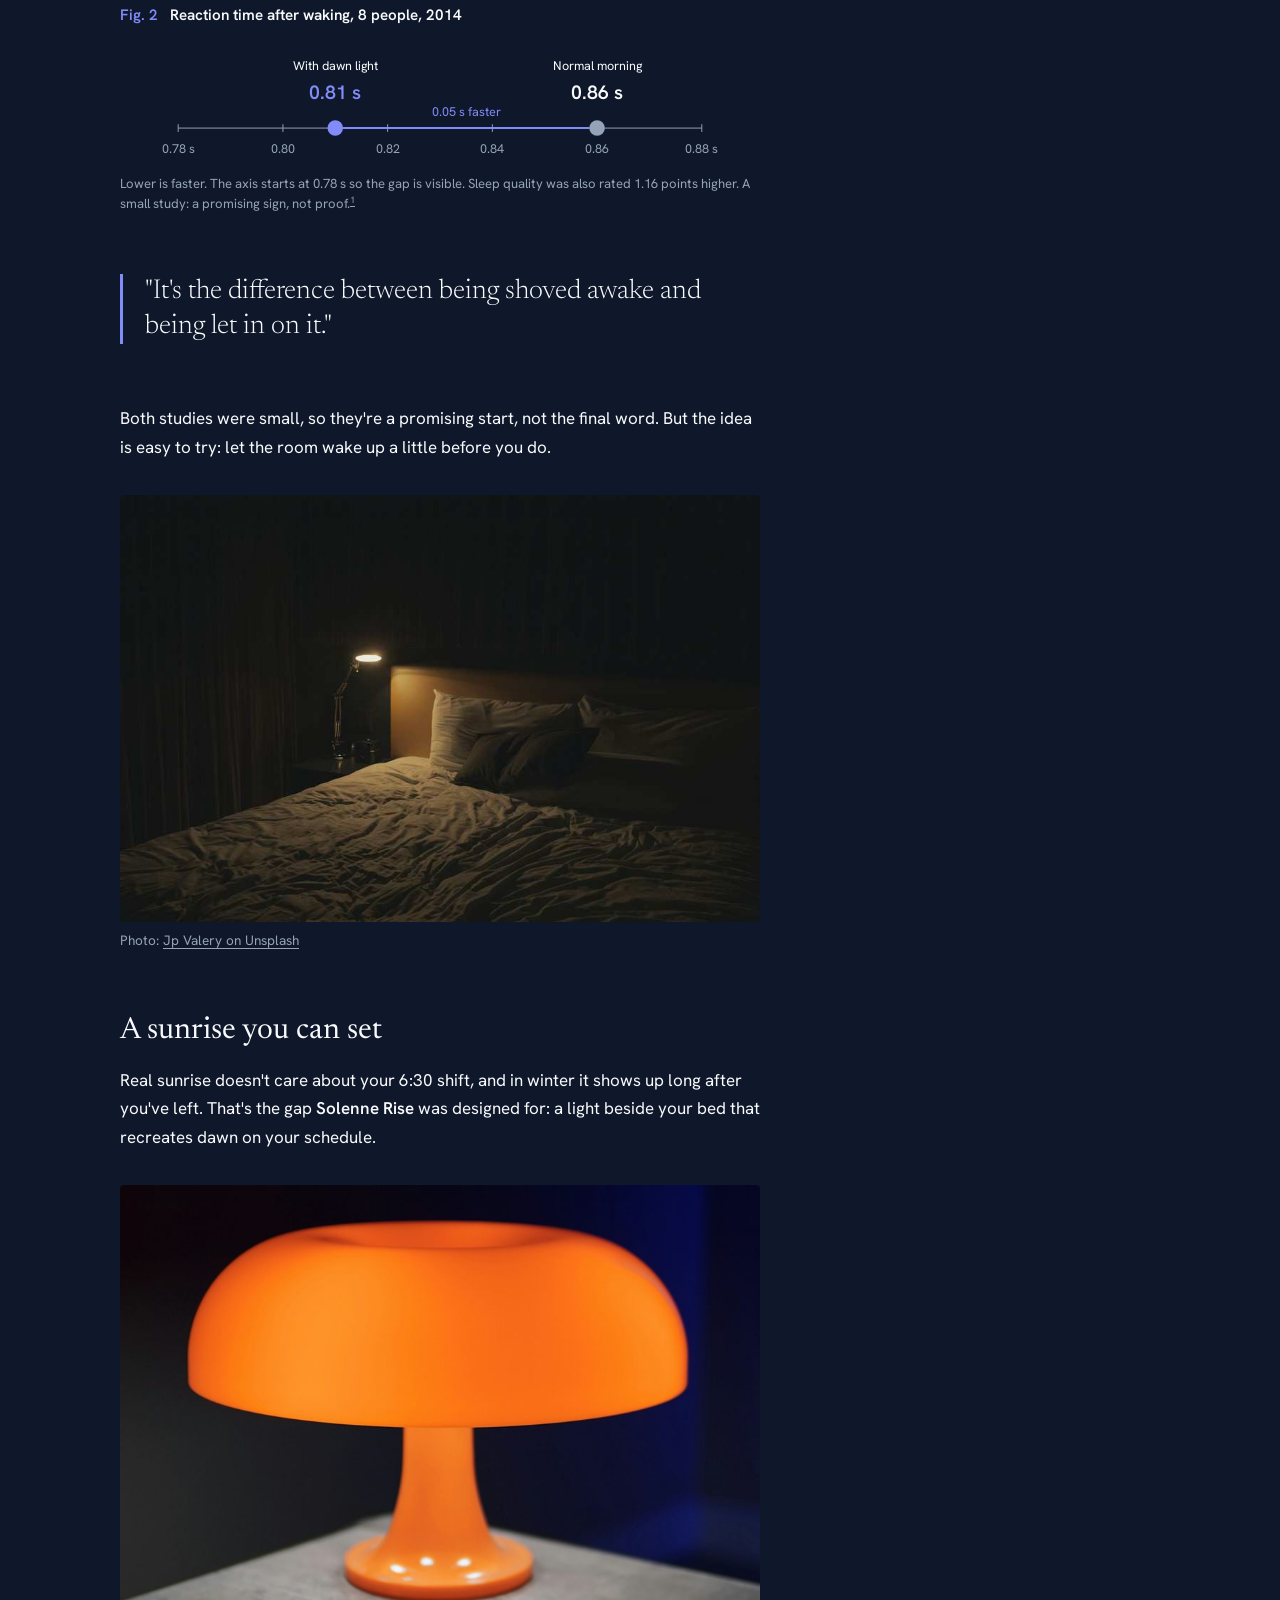
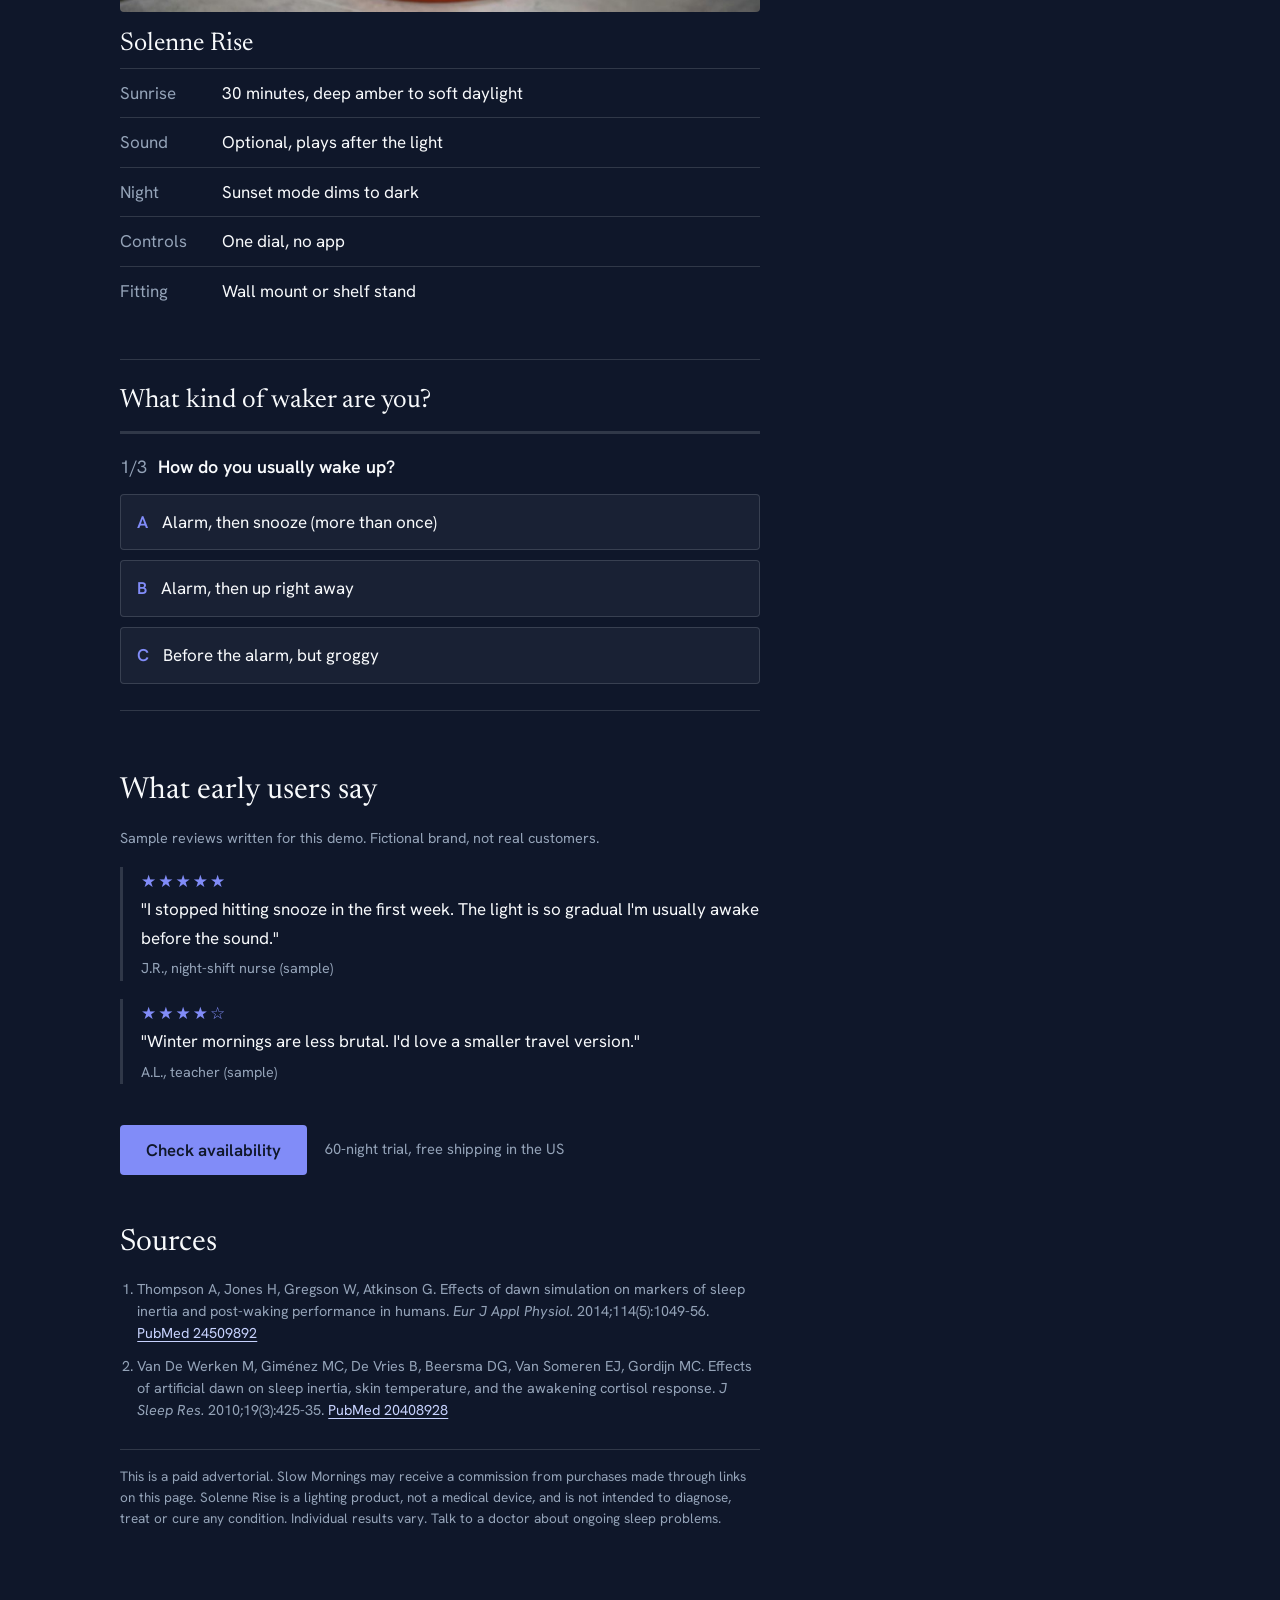
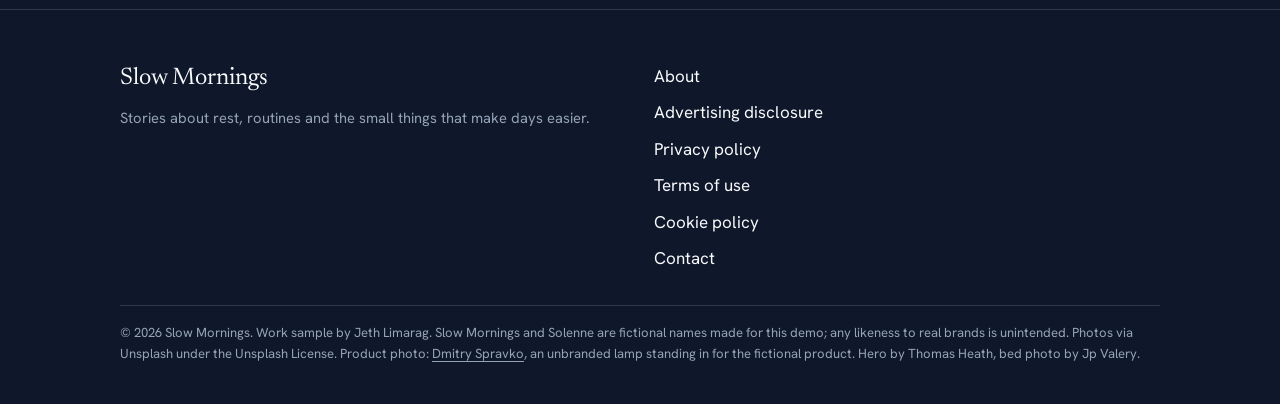
<file: 01_Sleep_Lamp/index.html>
<!doctype html>
<html lang="en-US">
<head>
<meta charset="utf-8">
<meta name="viewport" content="width=device-width, initial-scale=1">
<title>The 30-minute trick for gentler mornings | Slow Mornings</title>
<meta name="description" content="Work sample: a modern advertorial for a fictional sunrise lamp.">
<meta name="robots" content="noindex">
<link rel="preconnect" href="https://fonts.googleapis.com">
<link rel="preconnect" href="https://fonts.gstatic.com" crossorigin>
<link href="https://fonts.googleapis.com/css2?family=Hanken+Grotesk:wght@400;600&family=Newsreader:wght@300&display=swap" rel="stylesheet">
<link rel="preload" as="image" href="Assets/Video/Hero-Bedroom-Loop.jpg" fetchpriority="high">
<link rel="icon" href="data:image/svg+xml,<svg xmlns='http://www.w3.org/2000/svg' viewBox='0 0 32 32'><circle cx='16' cy='16' r='14' fill='%23818cf8'/></svg>">
<link rel="stylesheet" href="Assets/Style.css">
</head>
<body>

<div class="rail" aria-hidden="true"><div class="track"></div><span class="tm top">6:30 alarm</span><span class="tm bottom">6:00 dark</span><i class="dot"></i><span class="tm now">6:00</span></div>
<div class="bar" aria-hidden="true"></div>

<div class="ad-label">Advertorial <span>Sponsored by Solenne</span><small class="sample-note">Work sample, fictional brand</small></div>

<header class="masthead">
  <div class="wrap">
    <a class="logo" href="index.html">Slow Mornings</a>
    <nav aria-label="Sections"><a href="#">Sleep</a><a href="#">Home</a><a href="#">Habits</a></nav>
  </div>
</header>

<main>
  <div class="hero">
    <div class="hero-text">
      <h1>The 30-minute trick that makes alarm-clock mornings feel optional</h1>
      <p class="dek">Light, not noise, may be the gentler way to wake up. Here's what two small studies found, and the lamp that does it for you.</p>
      <p class="byline">By <b>Mara Ellison</b>, contributing writer, 4 min read</p>
    </div>
    <figure class="hero-photo">
      <video src="Assets/Video/Hero-Bedroom-Loop.mp4" poster="Assets/Video/Hero-Bedroom-Loop.jpg" autoplay muted loop playsinline preload="auto" width="576" height="720" role="img" aria-label="A dim bedroom at dusk with a bedside lamp glowing beside the bed"></video>
      <script>if(matchMedia('(prefers-reduced-motion: reduce)').matches){var hv=document.currentScript.previousElementSibling;hv.removeAttribute('autoplay');hv.pause();}</script>
      <figcaption class="credit">Video: <a href="https://mixkit.co/free-stock-video/master-bedroom-and-window-3111/" target="_blank" rel="noopener">Mixkit</a> (free license)</figcaption>
    </figure>
  </div>

  <div class="layout">
    <article class="story">
      <p>For most of us, the day starts with a jolt. A buzzing phone, a racing heart, a hand slapping snooze. Then twenty minutes of feeling like your brain is still loading.</p>
      <p>Sleep researchers have a name for that foggy stretch: <strong>sleep inertia</strong>. And a growing number of people are fighting it with something surprisingly simple. Not coffee. Not a new app. Light.</p>

      <h2>What happens when the room brightens first</h2>
      <p>In a 2014 study, researchers asked eight people who struggled to wake up to sleep with a lamp that slowly brightened over the last 30 minutes before their alarm. Compared with a normal morning, they rated their sleep quality higher, felt more alert, and had faster reaction times after waking.<sup><a href="#src-1">1</a></sup></p>
      <p>A 2010 study with sixteen people found something similar: an artificial dawn left people feeling less sleepy and more "switched on" after waking, though it found no change in their test performance.<sup><a href="#src-2">2</a></sup></p>

      <figure class="chart">
        <figcaption class="chart-head"><span class="fig">Fig. 1</span> The light does the waking, slowly at first</figcaption>
        <svg viewBox="0 0 660 250" role="img" aria-label="Light level rising slowly, then faster, over the 30 minutes before the alarm">
          <line class="grid" x1="40" y1="125" x2="620" y2="125"/>
          <line class="grid" x1="40" y1="40" x2="620" y2="40"/>
          <path d="M 40 210 L 88.3 209.3 L 136.7 206.7 L 185 201.9 L 233.3 194.8 L 281.7 185.2 L 330 173 L 378.3 158.1 L 426.7 140.3 L 475 119.7 L 523.3 96.2 L 571.7 69.6 L 620 40 L 620 210 Z" fill="#818cf8" fill-opacity=".14"/>
          <path class="curve" d="M 40 210 L 88.3 209.3 L 136.7 206.7 L 185 201.9 L 233.3 194.8 L 281.7 185.2 L 330 173 L 378.3 158.1 L 426.7 140.3 L 475 119.7 L 523.3 96.2 L 571.7 69.6 L 620 40"/>
          <line class="axis" x1="40" y1="210" x2="620" y2="210"/>
          <line class="alarm" x1="620" y1="24" x2="620" y2="210"/>
          <circle cx="40" cy="210" r="4" class="dot-moon"/>
          <circle cx="620" cy="40" r="5" class="dot-sun"/>
          <text x="52" y="96" class="note-moon">Lamp starts: faint, deep amber</text><line class="lead" x1="44" y1="76" x2="44" y2="202"/>
          <text x="52" y="62">You're still asleep</text>
          <text x="610" y="30" class="note-sun" text-anchor="end">Alarm: room fully lit</text>
          <text x="40" y="234">30 min before</text>
          <text x="233" y="234" text-anchor="middle">20</text>
          <text x="427" y="234" text-anchor="middle">10</text>
          <text x="620" y="234" text-anchor="end">Alarm</text>
        </svg>
        <figcaption class="chart-src">Illustration of the 30-minute dawn used in both studies; light level not to scale. Sources: Thompson et al. 2014<sup><a href="#src-1">1</a></sup>; Van De Werken et al. 2010<sup><a href="#src-2">2</a></sup></figcaption>
      </figure>

      <figure class="chart">
        <figcaption class="chart-head"><span class="fig">Fig. 2</span> Reaction time after waking, 8 people, 2014</figcaption>
        <svg viewBox="0 0 660 136" role="img" aria-label="Average reaction time: 0.81 seconds with dawn light, 0.86 seconds on a normal morning">
          <line class="axis" x1="60" y1="96" x2="600" y2="96"/>
          <g class="tick">
            <line x1="60" y1="92" x2="60" y2="100"/><text x="60" y="122" text-anchor="middle">0.78 s</text>
            <line x1="168" y1="92" x2="168" y2="100"/><text x="168" y="122" text-anchor="middle">0.80</text>
            <line x1="276" y1="92" x2="276" y2="100"/><text x="276" y="122" text-anchor="middle">0.82</text>
            <line x1="384" y1="92" x2="384" y2="100"/><text x="384" y="122" text-anchor="middle">0.84</text>
            <line x1="492" y1="92" x2="492" y2="100"/><text x="492" y="122" text-anchor="middle">0.86</text>
            <line x1="600" y1="92" x2="600" y2="100"/><text x="600" y="122" text-anchor="middle">0.88 s</text>
          </g>
          <line class="gap" x1="230" y1="96" x2="484" y2="96"/>
          <text x="357" y="84" class="note-sun" text-anchor="middle">0.05 s faster</text>
          <circle cx="222" cy="96" r="8" class="dot-sun"/>
          <circle cx="492" cy="96" r="8" class="dot-grey"/>
          <text x="222" y="36" class="lbl" text-anchor="middle">With dawn light</text>
          <text x="222" y="66" class="val-sun" text-anchor="middle">0.81 s</text>
          <text x="492" y="36" class="lbl" text-anchor="middle">Normal morning</text>
          <text x="492" y="66" class="val" text-anchor="middle">0.86 s</text>
        </svg>
        <figcaption class="chart-src">Lower is faster. The axis starts at 0.78 s so the gap is visible. Sleep quality was also rated 1.16 points higher. A small study: a promising sign, not proof.<sup><a href="#src-1">1</a></sup></figcaption>
      </figure>

      <blockquote class="pull">"It's the difference between being shoved awake and being let in on it."</blockquote>

      <p>Both studies were small, so they're a promising start, not the final word. But the idea is easy to try: let the room wake up a little before you do.</p>

      <figure>
        <img src="Assets/Images/Story-Bedside-Lamp.jpg" alt="A bedside lamp glowing softly beside an unmade bed in a dark room" width="900" height="600" loading="lazy">
        <figcaption>Photo: <a href="https://unsplash.com/photos/table-lamp-turned-on-near-bed-DE9MM2voqKc" target="_blank" rel="noopener">Jp Valery on Unsplash</a></figcaption>
      </figure>

      <h2>A sunrise you can set</h2>
      <p>Real sunrise doesn't care about your 6:30 shift, and in winter it shows up long after you've left. That's the gap <strong>Solenne Rise</strong> was designed for: a light beside your bed that recreates dawn on your schedule.</p>

      <div class="product">
        <img src="Assets/Images/Product-Orange-Lamp.jpg" alt="Solenne Rise glowing orange during its sunrise phase" width="900" height="600" loading="lazy">
        <div class="spec">
          <h3>Solenne Rise</h3>
          <dl class="specs">
            <div><dt>Sunrise</dt><dd>30 minutes, deep amber to soft daylight</dd></div>
            <div><dt>Sound</dt><dd>Optional, plays after the light</dd></div>
            <div><dt>Night</dt><dd>Sunset mode dims to dark</dd></div>
            <div><dt>Controls</dt><dd>One dial, no app</dd></div>
            <div><dt>Fitting</dt><dd>Wall mount or shelf stand</dd></div>
          </dl>
        </div>
      </div>

      <section class="quiz" id="quiz" aria-live="polite">
        <h3>What kind of waker are you?</h3>
        <div class="progress"><i></i></div>
        <div class="steps"></div>
        <div class="result">
          <h3 class="result-title"></h3>
          <p class="result-text"></p>
          <a class="btn" href="Offer.html">See today's offer</a>
        </div>
      </section>

      <h2>What early users say</h2>
      <p class="sample-tag">Sample reviews written for this demo. Fictional brand, not real customers.</p>
      <div class="reviews">
        <div class="review"><div class="stars" aria-label="5 out of 5 stars">★★★★★</div>"I stopped hitting snooze in the first week. The light is so gradual I'm usually awake before the sound."<cite>J.R., night-shift nurse (sample)</cite></div>
        <div class="review"><div class="stars" aria-label="4 out of 5 stars">★★★★☆</div>"Winter mornings are less brutal. I'd love a smaller travel version."<cite>A.L., teacher (sample)</cite></div>
      </div>

      <div class="cta-row">
        <a class="btn" href="Offer.html">Check availability</a>
        <div class="cta-note">60-night trial, free shipping in the US</div>
      </div>

      <section class="sources" id="sources">
        <h2>Sources</h2>
        <ol>
          <li id="src-1">Thompson A, Jones H, Gregson W, Atkinson G. Effects of dawn simulation on markers of sleep inertia and post-waking performance in humans. <i>Eur J Appl Physiol.</i> 2014;114(5):1049-56. <a href="https://pubmed.ncbi.nlm.nih.gov/24509892/" target="_blank" rel="noopener">PubMed 24509892</a></li>
          <li id="src-2">Van De Werken M, Giménez MC, De Vries B, Beersma DG, Van Someren EJ, Gordijn MC. Effects of artificial dawn on sleep inertia, skin temperature, and the awakening cortisol response. <i>J Sleep Res.</i> 2010;19(3):425-35. <a href="https://pubmed.ncbi.nlm.nih.gov/20408928/" target="_blank" rel="noopener">PubMed 20408928</a></li>
        </ol>
      </section>

      <p class="disclaimer">This is a paid advertorial. Slow Mornings may receive a commission from purchases made through links on this page. Solenne Rise is a lighting product, not a medical device, and is not intended to diagnose, treat or cure any condition. Individual results vary. Talk to a doctor about ongoing sleep problems.</p>
    </article>

    <aside class="sidebar" aria-label="Featured product">
      <div class="side-card">
        <img src="Assets/Images/Product-Orange-Lamp.jpg" alt="Solenne Rise sunrise lamp glowing orange" width="900" height="600" loading="lazy">
        <div class="inner">
          <h4>Solenne Rise Sunrise Lamp</h4>
          <ul>
            <li>30-minute sunrise and sunset</li>
            <li>One dial, no app</li>
            <li>60-night trial, 2-year warranty</li>
          </ul>
          <div class="price"><b>$89</b><s>$149</s><span class="save">Save 40%</span></div>
          <a class="btn block" href="Offer.html">Get yours</a>
        </div>
      </div>
    </aside>
  </div>
</main>

<div class="mobile-bar" aria-hidden="true">
  <span><b>Solenne Rise</b><br>$89, save 40% today</span>
  <a class="btn" href="Offer.html" tabindex="-1">Get yours</a>
</div>

<div class="modal" id="exit" role="dialog" aria-modal="true" aria-labelledby="exit-title">
  <div class="exit-box">
    <button class="close" type="button" aria-label="Close">×</button>
    <div class="exit-side">
      <img src="Assets/Images/Product-Orange-Lamp.jpg" alt="Solenne Rise sunrise lamp glowing orange" width="900" height="600" loading="lazy">
      <span class="exit-badge">15% off</span>
    </div>
    <div class="exit-form">
      <form class="step step-email show" novalidate aria-live="polite">
        <h3 id="exit-title">Take 15% off your first sunrise</h3>
        <p>Leave your email and we'll send a code that works on any bundle, on top of today's sale price.</p>
        <input type="email" name="email" placeholder="you@example.com" autocomplete="email" aria-label="Email address">
        <div class="err" role="alert"></div>
        <button class="btn block" type="submit">Send my code</button>
        <button class="no-thanks" type="button">No thanks</button>
        <p class="fine">Demo only: nothing is sent or stored.</p>
      </form>
      <div class="step step-code" aria-live="polite">
        <h3>Check your inbox</h3>
        <p>For this demo, here it is. It's held for you for <b class="hold">15:00</b>.</p>
        <kbd class="code-text">RISE15</kbd>
        <a class="btn block code-link" href="Offer.html?code=RISE15">Apply it at checkout</a>
      </div>
    </div>
  </div>
</div>

<footer class="site">
  <div class="wrap">
    <div>
      <a class="logo" href="index.html">Slow Mornings</a>
      <p>Stories about rest, routines and the small things that make days easier.</p>
    </div>
    <nav aria-label="Legal">
      <a href="Legal.html#about">About</a>
      <a href="Legal.html#disclosure">Advertising disclosure</a>
      <a href="Legal.html#privacy">Privacy policy</a>
      <a href="Legal.html#terms">Terms of use</a>
      <a href="Legal.html#cookies">Cookie policy</a>
      <a href="Legal.html#contact">Contact</a>
    </nav>
    <div class="small">© <span class="year">2026</span> Slow Mornings. Work sample by Jeth Limarag. Slow Mornings and Solenne are fictional names made for this demo; any likeness to real brands is unintended. Photos via Unsplash under the Unsplash License. Product photo: <a href="https://unsplash.com/photos/an-orange-lamp-sitting-on-top-of-a-table-next-to-a-book-6dugsJ3lNzc" target="_blank" rel="noopener">Dmitry Spravko</a>, an unbranded lamp standing in for the fictional product. Hero by Thomas Heath, bed photo by Jp Valery.</div>
  </div>
</footer>

<script src="Assets/Script.js" defer></script>
</body>
</html>
</file>
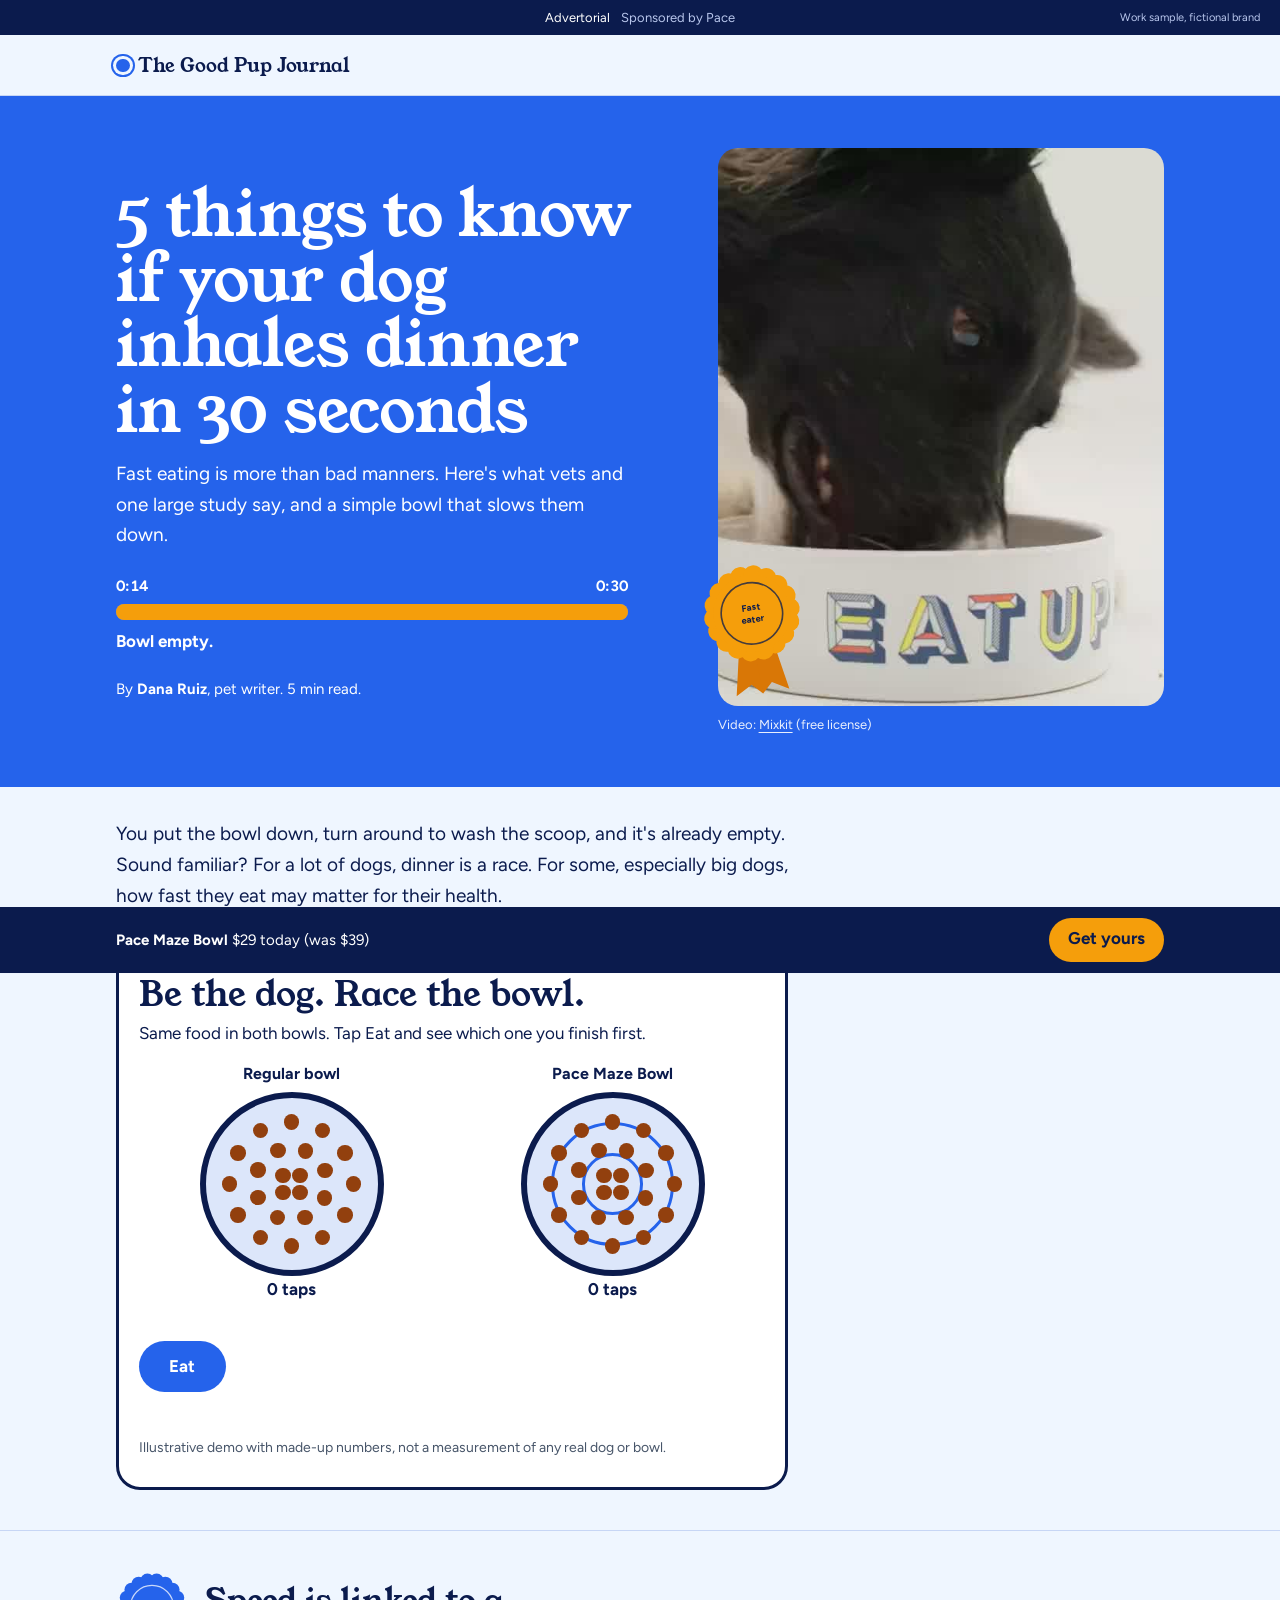
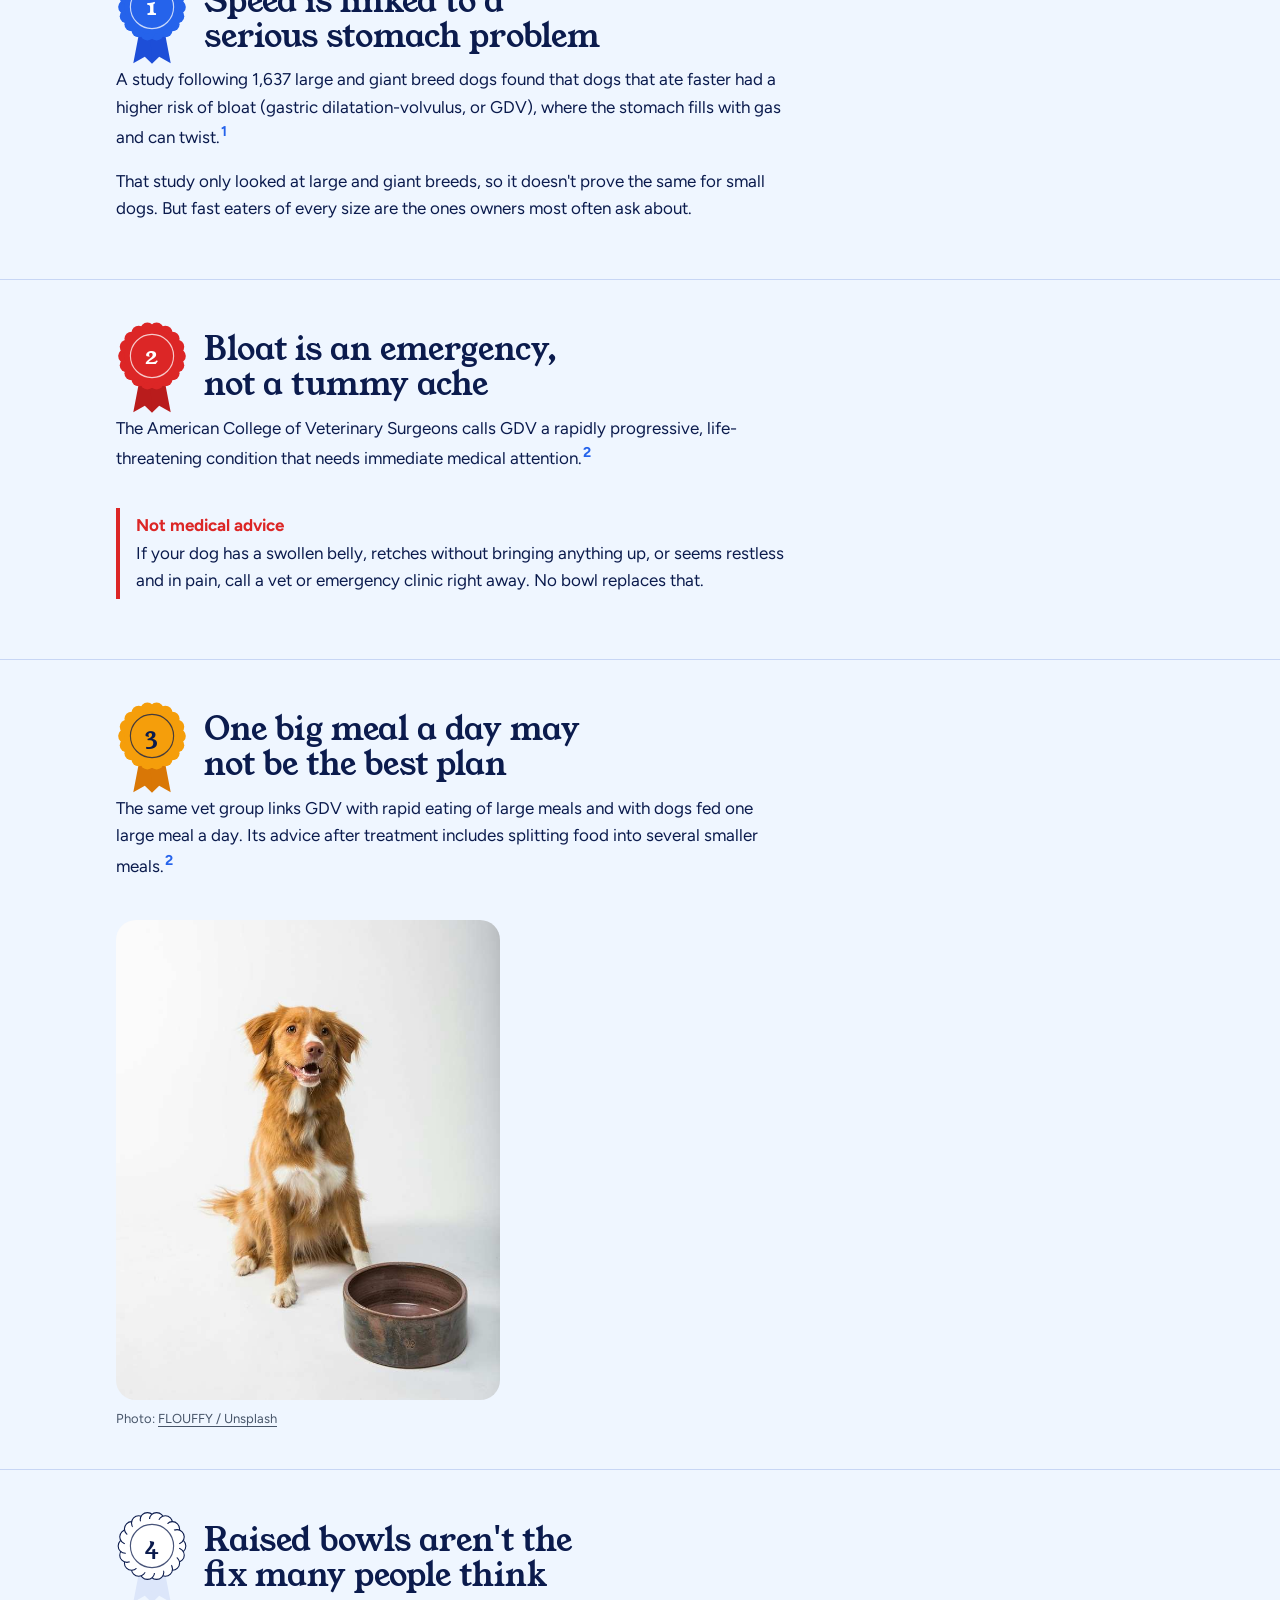
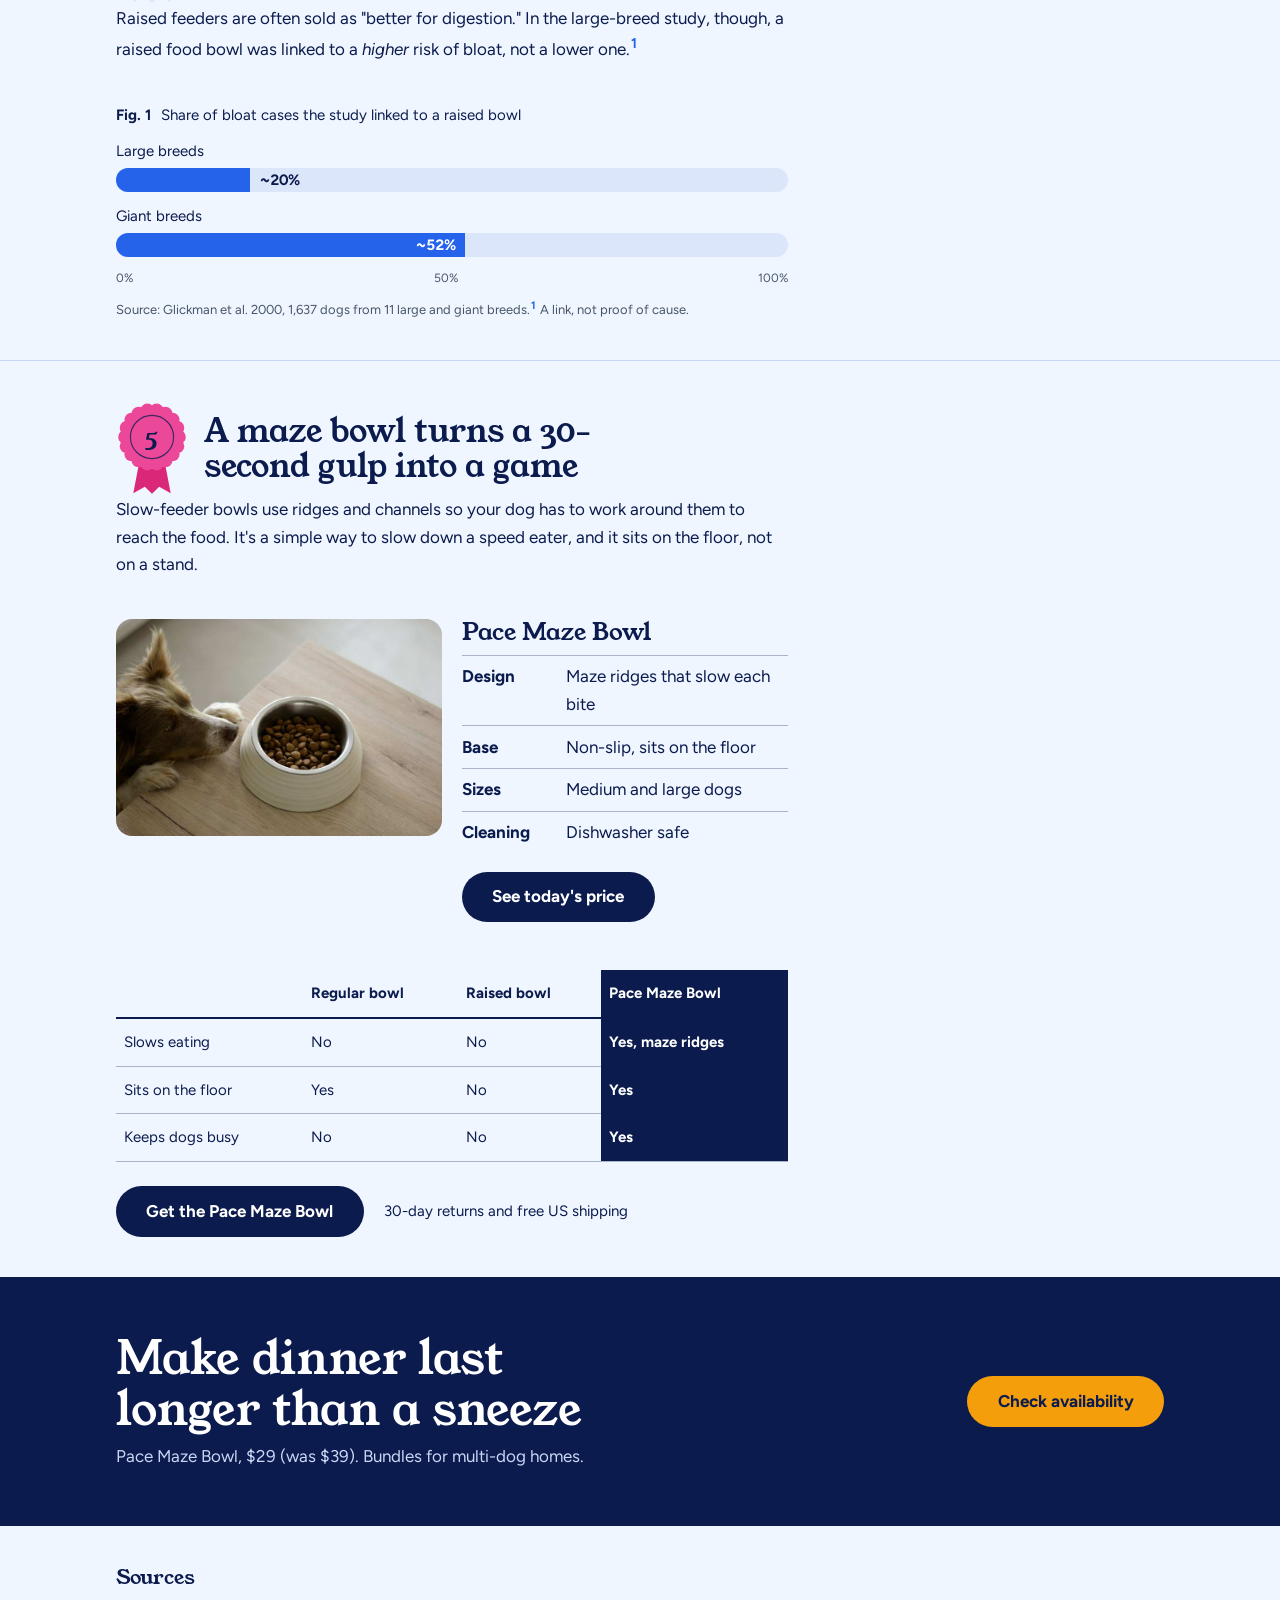
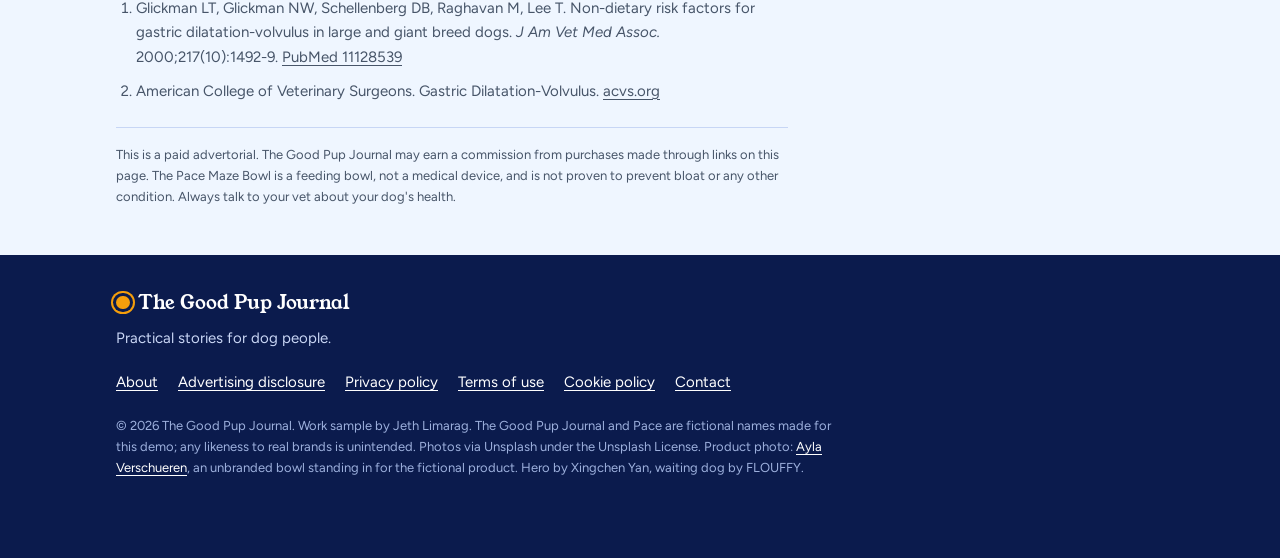
<file: 02_Dog_Bowl/index.html>
<!doctype html>
<html lang="en-US">
<head>
<meta charset="utf-8">
<meta name="viewport" content="width=device-width, initial-scale=1">
<title>5 things to know if your dog inhales dinner | The Good Pup Journal</title>
<meta name="description" content="Work sample: an advertorial for a fictional slow-feeder dog bowl.">
<meta name="robots" content="noindex">
<link rel="preconnect" href="https://fonts.googleapis.com">
<link rel="preconnect" href="https://fonts.gstatic.com" crossorigin>
<link href="https://fonts.googleapis.com/css2?family=Figtree:wght@400;600;700&family=Young+Serif&display=swap" rel="stylesheet">
<link rel="icon" href="data:image/svg+xml,<svg xmlns='http://www.w3.org/2000/svg' viewBox='0 0 32 32'><circle cx='16' cy='16' r='14' fill='%232563EB'/><circle cx='16' cy='16' r='7' fill='%23F59E0B'/></svg>">
<link rel="preload" as="image" href="Assets/Video/Hero-Collie-Bowl-Loop.jpg">
<link rel="stylesheet" href="Assets/Style.css">
</head>
<body>

<div class="ad-label">Advertorial <span>Sponsored by Pace</span><small class="sample-note">Work sample, fictional brand</small></div>

<header class="masthead">
  <div class="wrap">
    <a class="logo" href="index.html"><span></span>The Good Pup Journal</a>
  </div>
</header>

<main>
  <section class="hero edge">
    <div class="hero-text">
      <h1>5 things to know if your dog inhales dinner in 30 seconds</h1>
      <p class="dek">Fast eating is more than bad manners. Here's what vets and one large study say, and a simple bowl that slows them down.</p>
      <div class="clock" aria-hidden="true">
        <div class="ticks"><span>0:00</span><span>0:30</span></div>
        <div class="run"><i></i></div>
        <p>Bowl empty.</p>
      </div>
      <div class="byline">By <b>Dana Ruiz</b>, pet writer. 5 min read.</div>
    </div>
    <figure>
      <video src="Assets/Video/Hero-Collie-Bowl-Loop.mp4" poster="Assets/Video/Hero-Collie-Bowl-Loop.jpg" autoplay muted loop playsinline preload="auto" width="576" height="720" role="img" aria-label="A border collie eating quickly from a ceramic bowl"></video>
      <script>if(matchMedia('(prefers-reduced-motion: reduce)').matches){var hv=document.currentScript.previousElementSibling;hv.removeAttribute('autoplay');hv.pause();}</script>
      <div class="r-slot c-gold" data-r="Fast|eater" aria-hidden="true"></div>
      <span class="credit">Video: <a href="https://mixkit.co/free-stock-video/border-collie-canine-eating-from-a-bowl-50687/" target="_blank" rel="noopener">Mixkit</a> (free license)</span>
    </figure>
  </section>

  <div class="intro">
    <p>You put the bowl down, turn around to wash the scoop, and it's already empty. Sound familiar? For a lot of dogs, dinner is a race. For some, especially big dogs, how fast they eat may matter for their health.</p>
  </div>

  <section class="race" aria-labelledby="ring-title">
    <div class="race-box">
      <h2 id="ring-title">Be the dog. Race the bowl.</h2>
      <p>Same food in both bowls. Tap Eat and see which one you finish first.</p>
      <div class="lanes">
        <div class="lane" id="lane-reg"><h3>Regular bowl</h3><div class="bowl" aria-hidden="true"></div><p class="count">0 taps</p></div>
        <div class="lane" id="lane-maze"><h3>Pace Maze Bowl</h3><div class="bowl" aria-hidden="true"><i class="r"></i><i class="r"></i></div><p class="count">0 taps</p></div>
      </div>
      <div class="race-actions">
        <button class="btn eat" type="button">Eat</button>
        <button class="btn alt again" type="button" hidden>Again</button>
      </div>
      <p class="result" aria-live="polite"></p>
      <p class="note">Illustrative demo with made-up numbers, not a measurement of any real dog or bowl.</p>
    </div>
  </section>

  <ol class="items" role="list">
    <li class="item col">
      <div class="num c-blue" data-r="1" aria-hidden="true">1</div>
      <div class="body">
        <h2>Speed is linked to a serious stomach problem</h2>
        <p>A study following 1,637 large and giant breed dogs found that dogs that ate faster had a higher risk of bloat (gastric dilatation-volvulus, or GDV), where the stomach fills with gas and can twist.<sup><a href="#src-1">1</a></sup></p>
        <p>That study only looked at large and giant breeds, so it doesn't prove the same for small dogs. But fast eaters of every size are the ones owners most often ask about.</p>
      </div>
    </li>

    <li class="item col">
      <div class="num c-red" data-r="2" aria-hidden="true">2</div>
      <div class="body">
        <h2>Bloat is an emergency, not a tummy ache</h2>
        <p>The American College of Veterinary Surgeons calls GDV a rapidly progressive, life-threatening condition that needs immediate medical attention.<sup><a href="#src-2">2</a></sup></p>
        <div class="callout"><b>Not medical advice</b>If your dog has a swollen belly, retches without bringing anything up, or seems restless and in pain, call a vet or emergency clinic right away. No bowl replaces that.</div>
      </div>
    </li>

    <li class="item col">
      <div class="num c-gold" data-r="3" aria-hidden="true">3</div>
      <div class="body">
        <h2>One big meal a day may not be the best plan</h2>
        <p>The same vet group links GDV with rapid eating of large meals and with dogs fed one large meal a day. Its advice after treatment includes splitting food into several smaller meals.<sup><a href="#src-2">2</a></sup></p>
        <figure>
          <img src="Assets/Images/Story-Dog-Empty-Bowl.jpg" alt="A golden and white dog sits waiting beside an empty bowl on a white floor" width="720" height="900" loading="lazy">
          <figcaption>Photo: <a href="https://unsplash.com/photos/dog-sitting-by-empty-bowl--dMO9Dm-gkU" target="_blank" rel="noopener">FLOUFFY / Unsplash</a></figcaption>
        </figure>
      </div>
    </li>

    <li class="item col">
      <div class="num c-white" data-r="4" aria-hidden="true">4</div>
      <div class="body">
        <h2>Raised bowls aren't the fix many people think</h2>
        <p>Raised feeders are often sold as "better for digestion." In the large-breed study, though, a raised food bowl was linked to a <em>higher</em> risk of bloat, not a lower one.<sup><a href="#src-1">1</a></sup></p>
        <div class="chart">
          <div class="chart-head"><b>Fig. 1</b> Share of bloat cases the study linked to a raised bowl</div>
          <div class="rows">
            <div class="row">Large breeds<div class="track"><i style="width: 20%"></i><span style="left: 20%">~20%</span></div></div>
            <div class="row">Giant breeds<div class="track"><i style="width: 52%"></i><span style="left: 52%">~52%</span></div></div>
          </div>
          <div class="scale"><span></span><div><span>0%</span><span>50%</span><span>100%</span></div></div>
          <div class="fig-src">Source: Glickman et al. 2000, 1,637 dogs from 11 large and giant breeds.<sup><a href="#src-1">1</a></sup> A link, not proof of cause.</div>
        </div>
      </div>
    </li>

    <li class="item col">
      <div class="num c-pink" data-r="5" aria-hidden="true">5</div>
      <div class="body">
        <h2>A maze bowl turns a 30-second gulp into a game</h2>
        <p>Slow-feeder bowls use ridges and channels so your dog has to work around them to reach the food. It's a simple way to slow down a speed eater, and it sits on the floor, not on a stand.</p>
        <div class="product">
          <figure><img src="Assets/Images/Product-Ribbed-Bowl.jpg" alt="A dog resting its chin on a table beside a ribbed bowl of kibble" width="800" height="533" loading="lazy"></figure>
          <div class="spec">
            <h3>Pace Maze Bowl</h3>
            <ul>
              <li><b>Design</b> Maze ridges that slow each bite</li>
              <li><b>Base</b> Non-slip, sits on the floor</li>
              <li><b>Sizes</b> Medium and large dogs</li>
              <li><b>Cleaning</b> Dishwasher safe</li>
            </ul>
            <a class="btn navy" href="Offer.html">See today's price</a>
          </div>
        </div>
        <table class="compare">
          <thead><tr><th scope="col"></th><th scope="col">Regular bowl</th><th scope="col">Raised bowl</th><th scope="col" class="us">Pace Maze Bowl</th></tr></thead>
          <tbody>
            <tr><td>Slows eating</td><td>No</td><td>No</td><td class="us">Yes, maze ridges</td></tr>
            <tr><td>Sits on the floor</td><td>Yes</td><td>No</td><td class="us">Yes</td></tr>
            <tr><td>Keeps dogs busy</td><td>No</td><td>No</td><td class="us">Yes</td></tr>
          </tbody>
        </table>
        <div class="cta-line"><a class="btn navy" href="Offer.html">Get the Pace Maze Bowl</a><span>30-day returns and free US shipping</span></div>
      </div>
    </li>
  </ol>

  <section class="final">
    <div class="box">
      <div>
        <h2>Make dinner last longer than a sneeze</h2>
        <p>Pace Maze Bowl, $29 (was $39). Bundles for multi-dog homes.</p>
      </div>
      <a class="btn gold" href="Offer.html">Check availability</a>
    </div>
  </section>

  <section class="sources" id="sources">
    <h2>Sources</h2>
    <ol>
      <li id="src-1">Glickman LT, Glickman NW, Schellenberg DB, Raghavan M, Lee T. Non-dietary risk factors for gastric dilatation-volvulus in large and giant breed dogs. <i>J Am Vet Med Assoc.</i> 2000;217(10):1492-9. <a href="https://pubmed.ncbi.nlm.nih.gov/11128539/" target="_blank" rel="noopener">PubMed 11128539</a></li>
      <li id="src-2">American College of Veterinary Surgeons. Gastric Dilatation-Volvulus. <a href="https://www.acvs.org/small-animal/gastric-dilatation-volvulus/" target="_blank" rel="noopener">acvs.org</a></li>
    </ol>
  </section>

  <div class="disclaimer"><p>This is a paid advertorial. The Good Pup Journal may earn a commission from purchases made through links on this page. The Pace Maze Bowl is a feeding bowl, not a medical device, and is not proven to prevent bloat or any other condition. Always talk to your vet about your dog's health.</p></div>
</main>

<div class="bar" aria-hidden="true">
  <div class="wrap">
    <span><b>Pace Maze Bowl</b> $29 today (was $39)</span>
    <a class="btn gold" href="Offer.html" tabindex="-1">Get yours</a>
  </div>
</div>

<div class="modal" id="wheel" role="dialog" aria-modal="true" aria-labelledby="wheel-title">
  <div class="wheel-box">
    <button class="close" type="button" aria-label="Close">×</button>
    <div class="wheel-side">
      <div class="wheel-wrap"><div class="pointer"></div><svg viewBox="0 0 200 200" aria-hidden="true"></svg></div>
    </div>
    <div class="wheel-form">
      <div class="step step-spin show">
        <h3 id="wheel-title">Spin for a discount</h3>
        <p>One spin, every slice wins. No sign-up needed.</p>
        <button class="btn spin-btn" type="button">Spin the wheel</button>
      </div>
      <div class="step step-won" aria-live="polite">
        <div class="won"></div>
        <p class="code-line">off your Pace bowl. Code <kbd class="code-text"></kbd> is applied for you.</p>
        <a class="btn block code-link" href="Offer.html">Claim it at checkout</a>
      </div>
    </div>
  </div>
</div>

<footer class="site">
  <div class="wrap">
    <div>
      <a class="logo" href="index.html"><span></span>The Good Pup Journal</a>
      <p>Practical stories for dog people.</p>
    </div>
    <nav aria-label="Legal">
      <a href="Legal.html#about">About</a>
      <a href="Legal.html#disclosure">Advertising disclosure</a>
      <a href="Legal.html#privacy">Privacy policy</a>
      <a href="Legal.html#terms">Terms of use</a>
      <a href="Legal.html#cookies">Cookie policy</a>
      <a href="Legal.html#contact">Contact</a>
    </nav>
    <div class="small">© <span class="year">2026</span> The Good Pup Journal. Work sample by Jeth Limarag. The Good Pup Journal and Pace are fictional names made for this demo; any likeness to real brands is unintended. Photos via Unsplash under the Unsplash License. Product photo: <a href="https://unsplash.com/photos/a-brown-and-white-dog-eating-food-out-of-a-bowl-Qvbr5Uxgz_Q" target="_blank" rel="noopener">Ayla Verschueren</a>, an unbranded bowl standing in for the fictional product. Hero by Xingchen Yan, waiting dog by FLOUFFY.</div>
  </div>
</footer>

<script src="Assets/Script.js"></script>
</body>
</html>
</file>
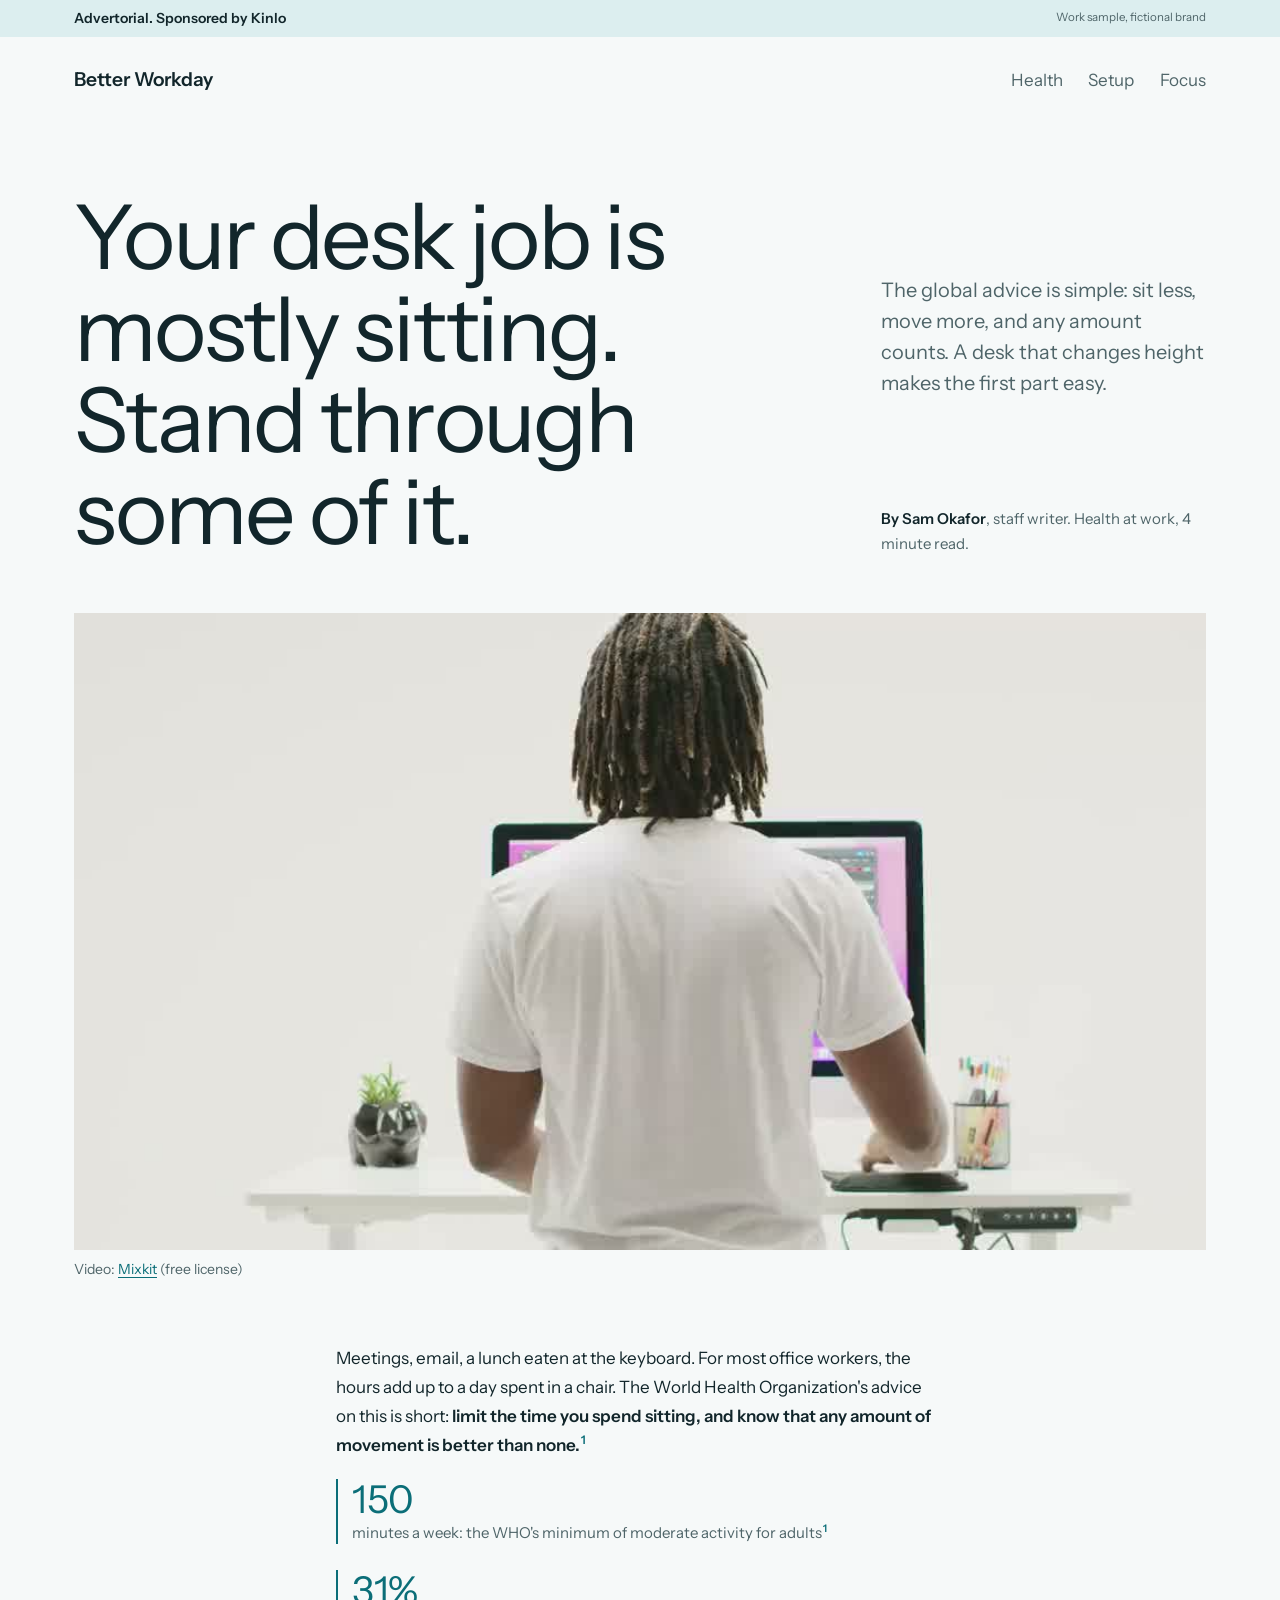
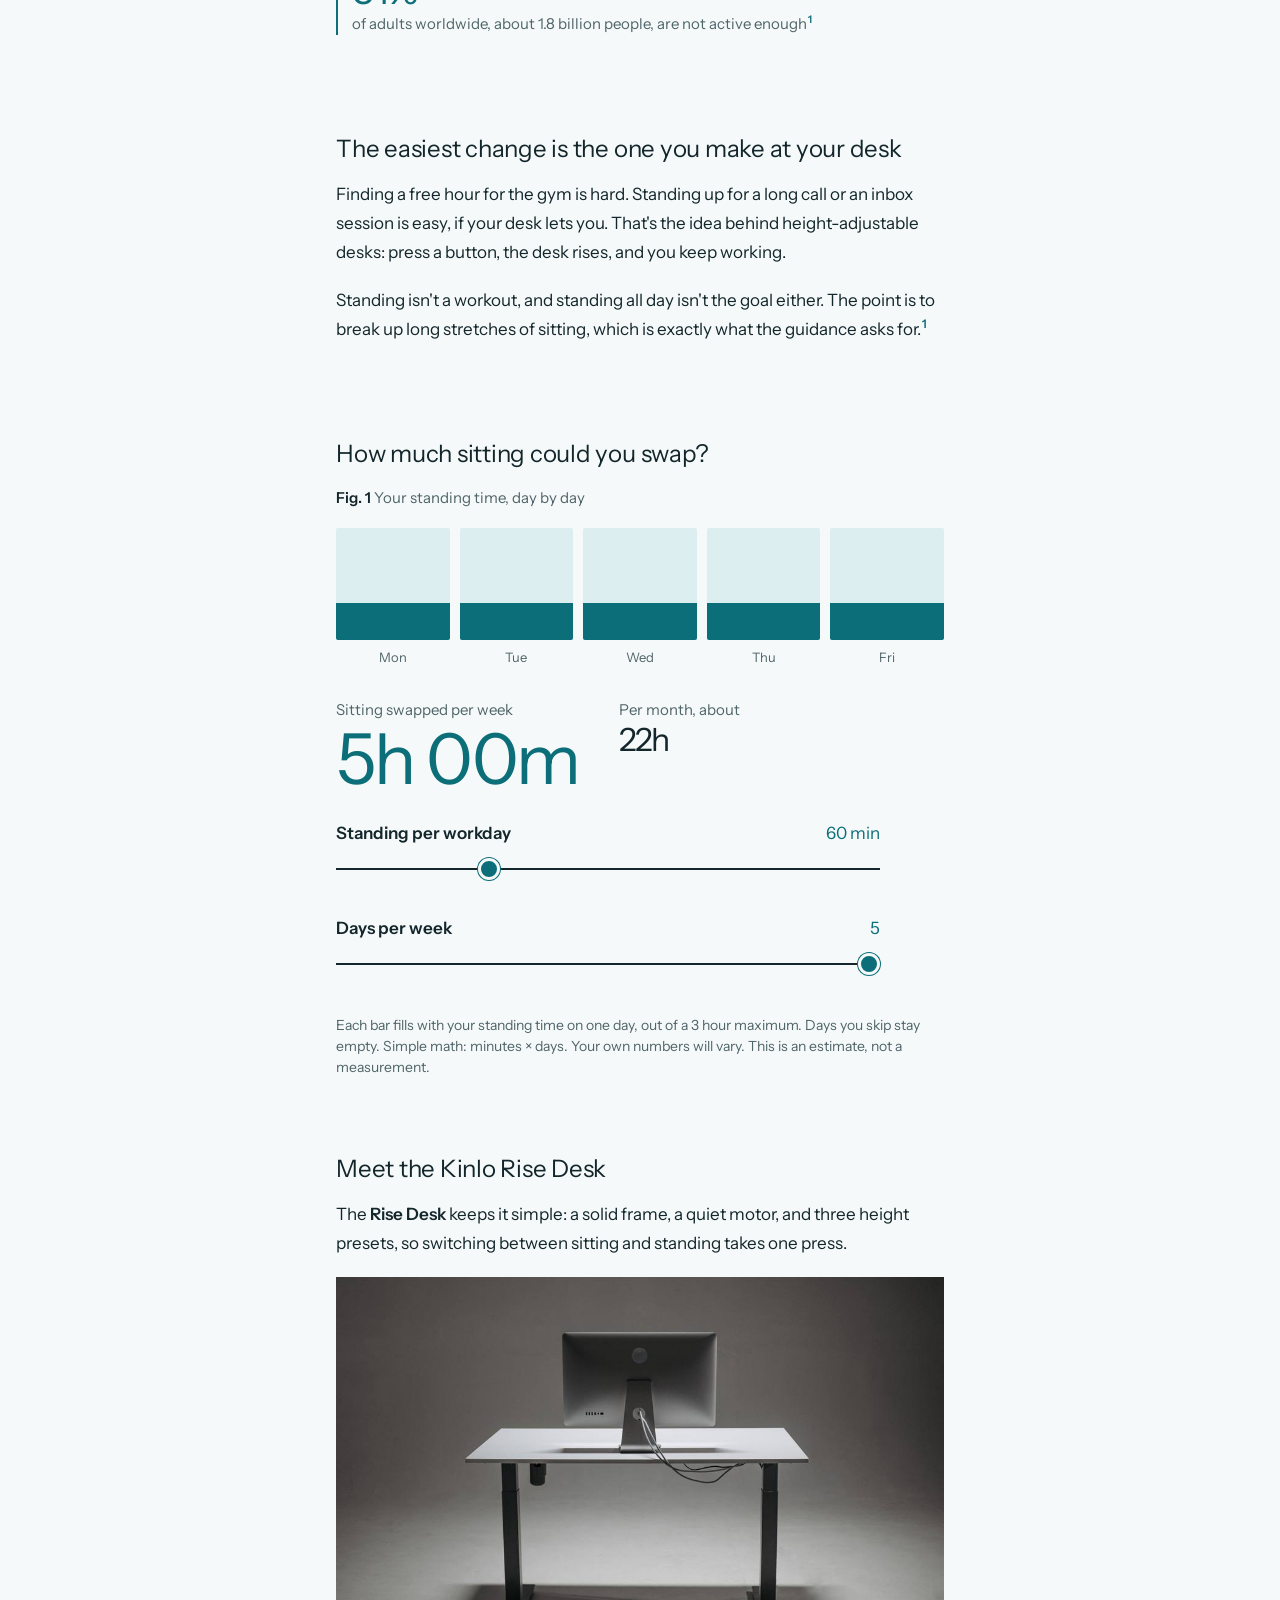
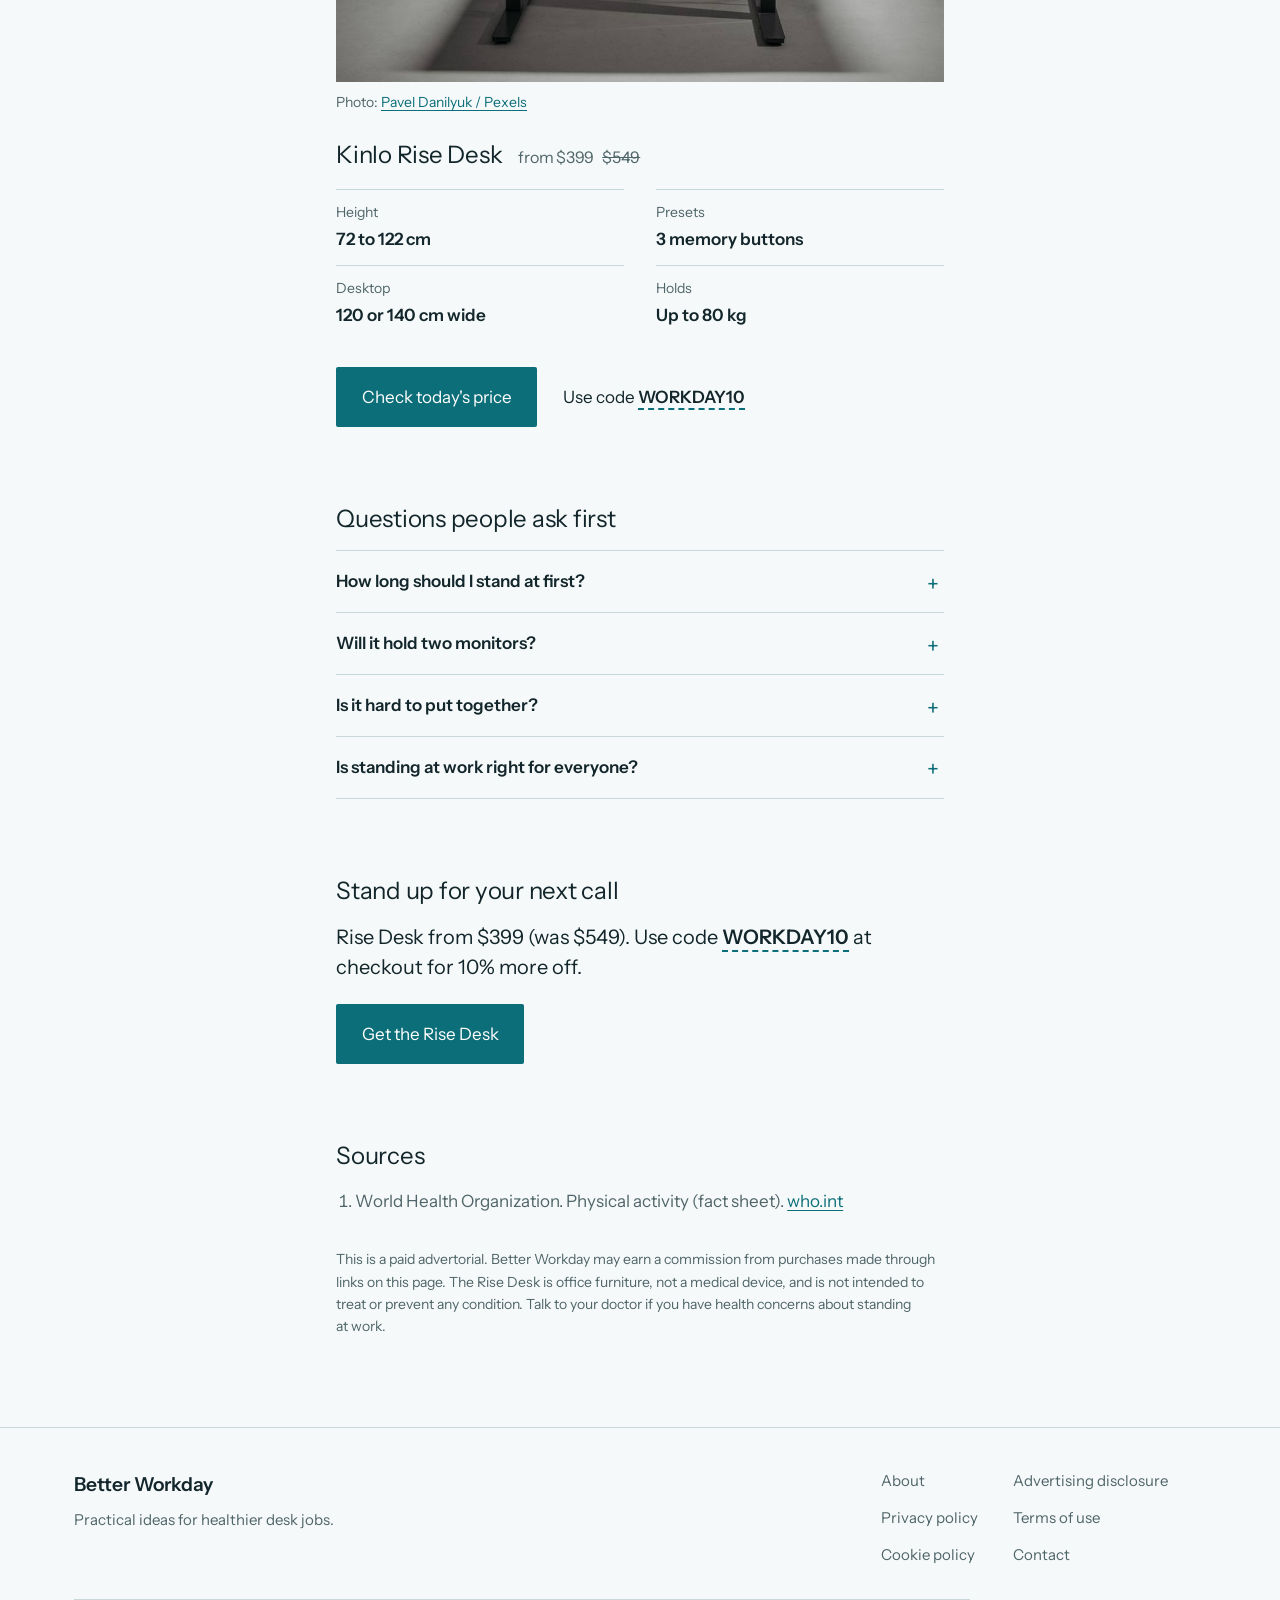
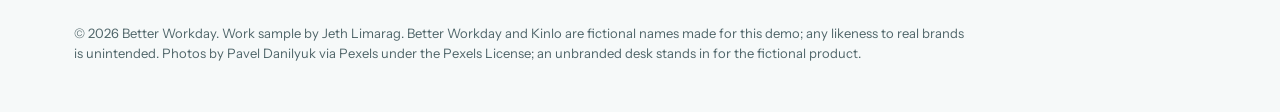
<file: 03_Standing_Desk/index.html>
<!doctype html>
<html lang="en-US">
<head>
<meta charset="utf-8">
<meta name="viewport" content="width=device-width, initial-scale=1">
<title>Stand through part of your workday | Better Workday</title>
<meta name="description" content="Work sample: a clean advertorial for a fictional standing desk.">
<meta name="robots" content="noindex">
<link rel="preconnect" href="https://fonts.googleapis.com">
<link rel="preconnect" href="https://fonts.gstatic.com" crossorigin>
<link rel="preload" as="image" href="Assets/Video/Hero-Desk-Loop.jpg">
<link href="https://fonts.googleapis.com/css2?family=Instrument+Sans:wght@400;600&display=swap" rel="stylesheet">
<link rel="icon" href="data:image/svg+xml,<svg xmlns='http://www.w3.org/2000/svg' viewBox='0 0 32 32'><circle cx='16' cy='16' r='14' fill='%230b6e78'/></svg>">
<link rel="stylesheet" href="Assets/Style.css">
</head>
<body>

<div class="bar"><div><b>Advertorial. Sponsored by Kinlo</b><span>Work sample, fictional brand</span></div></div>

<header class="masthead">
  <div class="wrap">
    <a class="logo" href="index.html">Better Workday</a>
    <nav aria-label="Sections"><a href="#">Health</a><a href="#">Setup</a><a href="#">Focus</a></nav>
  </div>
</header>

<main>
  <header class="hero">
    <h1>Your desk job is mostly sitting. Stand through some of it.</h1>
    <p class="dek">The global advice is simple: sit less, move more, and any amount counts. A desk that changes height makes the first part easy.</p>
    <p class="by"><b>By Sam Okafor</b>, staff writer. Health at work, 4 minute read.</p>
  </header>
  <figure class="hero-img">
    <video src="Assets/Video/Hero-Desk-Loop.mp4" poster="Assets/Video/Hero-Desk-Loop.jpg" autoplay muted loop playsinline preload="auto" width="1024" height="576" role="img" aria-label="A man works standing at a white desk in a bright studio"></video>
    <script>if(matchMedia('(prefers-reduced-motion: reduce)').matches){var hv=document.currentScript.previousElementSibling;hv.removeAttribute('autoplay');hv.pause();}</script>
    <figcaption>Video: <a href="https://mixkit.co/free-stock-video/a-young-man-with-dreadlocks-is-working-standing-on-a-50601/" target="_blank" rel="noopener">Mixkit</a> (free license)</figcaption>
  </figure>

  <section class="s first">
    <div class="t">
      <p>Meetings, email, a lunch eaten at the keyboard. For most office workers, the hours add up to a day spent in a chair. The World Health Organization's advice on this is short: <strong>limit the time you spend sitting, and know that any amount of movement is better than none.</strong><sup><a href="#src-1">1</a></sup></p>
    </div>
    <p class="n"><b>150</b>minutes a week: the WHO's minimum of moderate activity for adults<sup><a href="#src-1">1</a></sup></p>
    <p class="n"><b>31%</b>of adults worldwide, about 1.8 billion people, are not active enough<sup><a href="#src-1">1</a></sup></p>
  </section>

  <section class="s">
    <h2>The easiest change is the one you make at your desk</h2>
    <div class="t">
      <p>Finding a free hour for the gym is hard. Standing up for a long call or an inbox session is easy, if your desk lets you. That's the idea behind height-adjustable desks: press a button, the desk rises, and you keep working.</p>
      <p>Standing isn't a workout, and standing all day isn't the goal either. The point is to break up long stretches of sitting, which is exactly what the guidance asks for.<sup><a href="#src-1">1</a></sup></p>
    </div>
  </section>

  <section class="s" aria-labelledby="calc-title">
    <h2 id="calc-title">How much sitting could you swap?</h2>
    <div class="t wide">
      <figure class="fig">
        <div class="lab"><b>Fig. 1</b> Your standing time, day by day</div>
        <div class="week" id="r-days" aria-hidden="true">
          <div><i></i>Mon</div><div><i></i>Tue</div><div><i></i>Wed</div><div><i></i>Thu</div><div><i></i>Fri</div>
        </div>
        <div class="out" aria-live="polite">
          <div>Sitting swapped per week<b id="r-week">5h 00m</b></div>
          <div class="sm">Per month, about<b id="r-month">22h</b></div>
        </div>
        <div class="ctl">
          <div><label for="mins">Standing per workday <output id="mins-out">60 min</output></label><input type="range" id="mins" min="15" max="180" step="15" value="60"></div>
          <div><label for="days">Days per week <output id="days-out">5</output></label><input type="range" id="days" min="1" max="5" step="1" value="5"></div>
        </div>
        <figcaption class="src">Each bar fills with your standing time on one day, out of a 3 hour maximum. Days you skip stay empty. Simple math: minutes × days. Your own numbers will vary. This is an estimate, not a measurement.</figcaption>
      </figure>
    </div>
  </section>

  <section class="s">
    <h2>Meet the Kinlo Rise Desk</h2>
    <div class="t">
      <p>The <strong>Rise Desk</strong> keeps it simple: a solid frame, a quiet motor, and three height presets, so switching between sitting and standing takes one press.</p>
    </div>
    <div class="t wide prod spec">
      <figure style="margin:0">
        <img src="Assets/Images/Product-Desk-Back.jpg" alt="The Rise Desk from behind, with a monitor and tidy cable management" width="1000" height="668" loading="lazy">
        <figcaption>Photo: <a href="https://www.pexels.com/photo/a-monitor-on-a-height-adjustable-desk-8001036/" target="_blank" rel="noopener">Pavel Danilyuk / Pexels</a></figcaption>
      </figure>
      <h3>Kinlo Rise Desk <small>from $399<s>$549</s></small></h3>
      <dl>
        <div><dt>Height</dt><dd>72 to 122 cm</dd></div>
        <div><dt>Presets</dt><dd>3 memory buttons</dd></div>
        <div><dt>Desktop</dt><dd>120 or 140 cm wide</dd></div>
        <div><dt>Holds</dt><dd>Up to 80 kg</dd></div>
      </dl>
      <div class="cta"><a class="btn" href="Offer.html">Check today's price</a><span>Use code <span class="code">WORKDAY10</span></span></div>
    </div>
  </section>

  <section class="s">
    <h2>Questions people ask first</h2>
    <div class="t">
      <details><summary>How long should I stand at first?</summary><p>Start with short stretches, like one call or one task, and switch back to sitting when you want to. The aim is less sitting overall, not standing all day.</p></details>
      <details><summary>Will it hold two monitors?</summary><p>Yes. It's rated for up to 80 kg, enough for two monitors, a laptop and the usual desk clutter.</p></details>
      <details><summary>Is it hard to put together?</summary><p>Most people finish in under an hour with the included tools. Two people make lifting the desktop easier.</p></details>
      <details><summary>Is standing at work right for everyone?</summary><p>If you have back, joint or circulation problems, talk to your doctor about how long to stand and how often to switch.</p></details>
    </div>
  </section>

  <section class="s final">
    <h2>Stand up for your next call</h2>
    <div class="t">
      <p>Rise Desk from $399 (was $549). Use code <span class="code">WORKDAY10</span> at checkout for 10% more off.</p>
      <a class="btn" href="Offer.html">Get the Rise Desk</a>
    </div>
  </section>

  <section class="s sources" id="sources">
    <h2>Sources</h2>
    <div class="t">
      <ol>
        <li id="src-1">World Health Organization. Physical activity (fact sheet). <a href="https://www.who.int/news-room/fact-sheets/detail/physical-activity" target="_blank" rel="noopener">who.int</a></li>
      </ol>
      <p class="disc" style="margin-top:2rem">This is a paid advertorial. Better Workday may earn a commission from purchases made through links on this page. The Rise Desk is office furniture, not a medical device, and is not intended to treat or prevent any condition. Talk to your doctor if you have health concerns about standing at work.</p>
    </div>
  </section>
</main>

<footer>
  <div class="wrap">
    <div>
      <a class="logo" href="index.html">Better Workday</a>
      <p>Practical ideas for healthier desk jobs.</p>
    </div>
    <nav aria-label="Legal">
      <a href="Legal.html#about">About</a>
      <a href="Legal.html#disclosure">Advertising disclosure</a>
      <a href="Legal.html#privacy">Privacy policy</a>
      <a href="Legal.html#terms">Terms of use</a>
      <a href="Legal.html#cookies">Cookie policy</a>
      <a href="Legal.html#contact">Contact</a>
    </nav>
    <div class="small">© <span class="year">2026</span> Better Workday. Work sample by Jeth Limarag. Better Workday and Kinlo are fictional names made for this demo; any likeness to real brands is unintended. Photos by Pavel Danilyuk via Pexels under the Pexels License; an unbranded desk stands in for the fictional product.</div>
  </div>
</footer>

<script src="Assets/Script.js"></script>
</body>
</html>
</file>
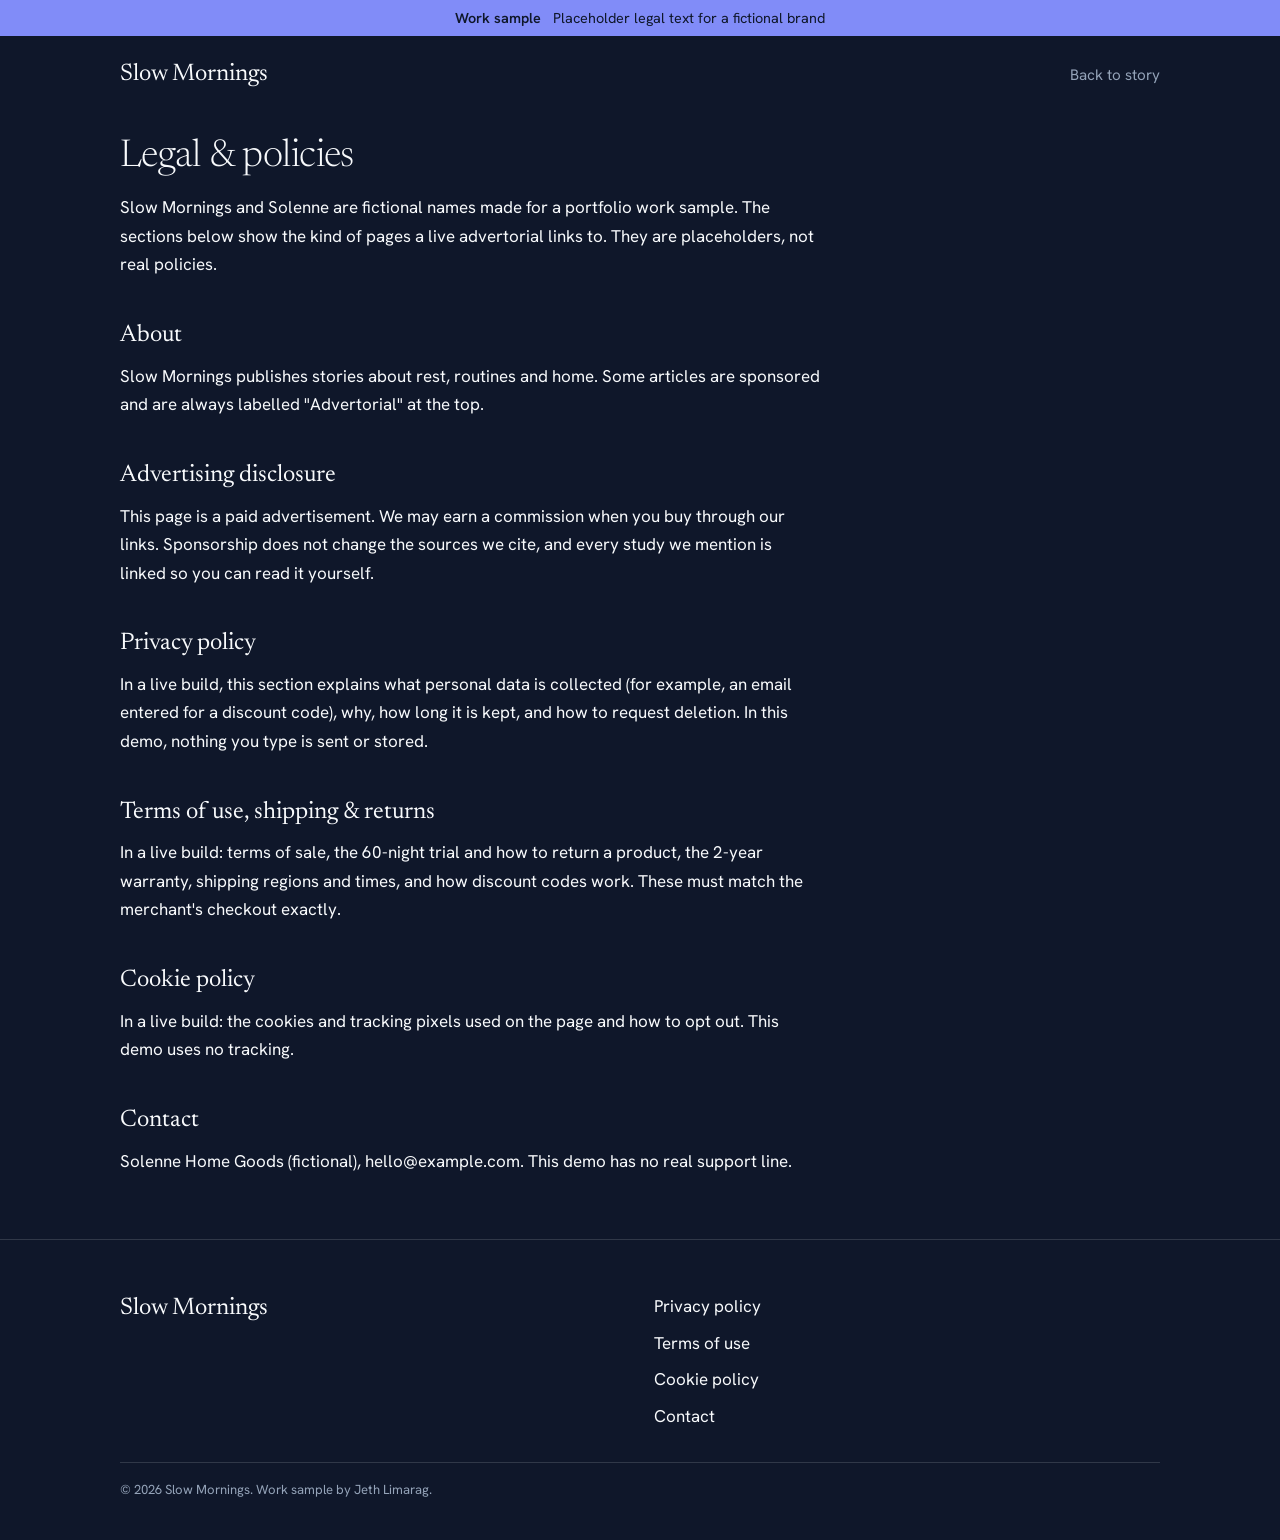
<file: 01_Sleep_Lamp/Legal.html>
<!doctype html>
<html lang="en-US">
<head>
<meta charset="utf-8">
<meta name="viewport" content="width=device-width, initial-scale=1">
<title>Legal | Slow Mornings</title>
<meta name="robots" content="noindex">
<link rel="preconnect" href="https://fonts.googleapis.com">
<link rel="preconnect" href="https://fonts.gstatic.com" crossorigin>
<link href="https://fonts.googleapis.com/css2?family=Hanken+Grotesk:wght@400;600&family=Newsreader:wght@300&display=swap" rel="stylesheet">
<link rel="icon" href="data:image/svg+xml,<svg xmlns='http://www.w3.org/2000/svg' viewBox='0 0 32 32'><circle cx='16' cy='16' r='14' fill='%23818cf8'/></svg>">
<link rel="stylesheet" href="Assets/Style.css">
</head>
<body>

<div class="ad-label">Work sample <span>Placeholder legal text for a fictional brand</span></div>

<header class="masthead">
  <div class="wrap">
    <a class="logo" href="index.html">Slow Mornings</a>
    <nav aria-label="Back"><a href="index.html">Back to story</a></nav>
  </div>
</header>

<main class="legal">
  <h1>Legal &amp; policies</h1>
  <p>Slow Mornings and Solenne are fictional names made for a portfolio work sample. The sections below show the kind of pages a live advertorial links to. They are placeholders, not real policies.</p>

  <h2 id="about">About</h2>
  <p>Slow Mornings publishes stories about rest, routines and home. Some articles are sponsored and are always labelled "Advertorial" at the top.</p>

  <h2 id="disclosure">Advertising disclosure</h2>
  <p>This page is a paid advertisement. We may earn a commission when you buy through our links. Sponsorship does not change the sources we cite, and every study we mention is linked so you can read it yourself.</p>

  <h2 id="privacy">Privacy policy</h2>
  <p>In a live build, this section explains what personal data is collected (for example, an email entered for a discount code), why, how long it is kept, and how to request deletion. In this demo, nothing you type is sent or stored.</p>

  <h2 id="terms">Terms of use, shipping &amp; returns</h2>
  <p>In a live build: terms of sale, the 60-night trial and how to return a product, the 2-year warranty, shipping regions and times, and how discount codes work. These must match the merchant's checkout exactly.</p>

  <h2 id="cookies">Cookie policy</h2>
  <p>In a live build: the cookies and tracking pixels used on the page and how to opt out. This demo uses no tracking.</p>

  <h2 id="contact">Contact</h2>
  <p>Solenne Home Goods (fictional), hello@example.com. This demo has no real support line.</p>
</main>

<footer class="site">
  <div class="wrap">
    <div><a class="logo" href="index.html">Slow Mornings</a></div>
    <nav aria-label="Legal">
      <a href="#privacy">Privacy policy</a>
      <a href="#terms">Terms of use</a>
      <a href="#cookies">Cookie policy</a>
      <a href="#contact">Contact</a>
    </nav>
    <div class="small">© <span class="year">2026</span> Slow Mornings. Work sample by Jeth Limarag.</div>
  </div>
</footer>

<script src="Assets/Script.js" defer></script>
</body>
</html>
</file>
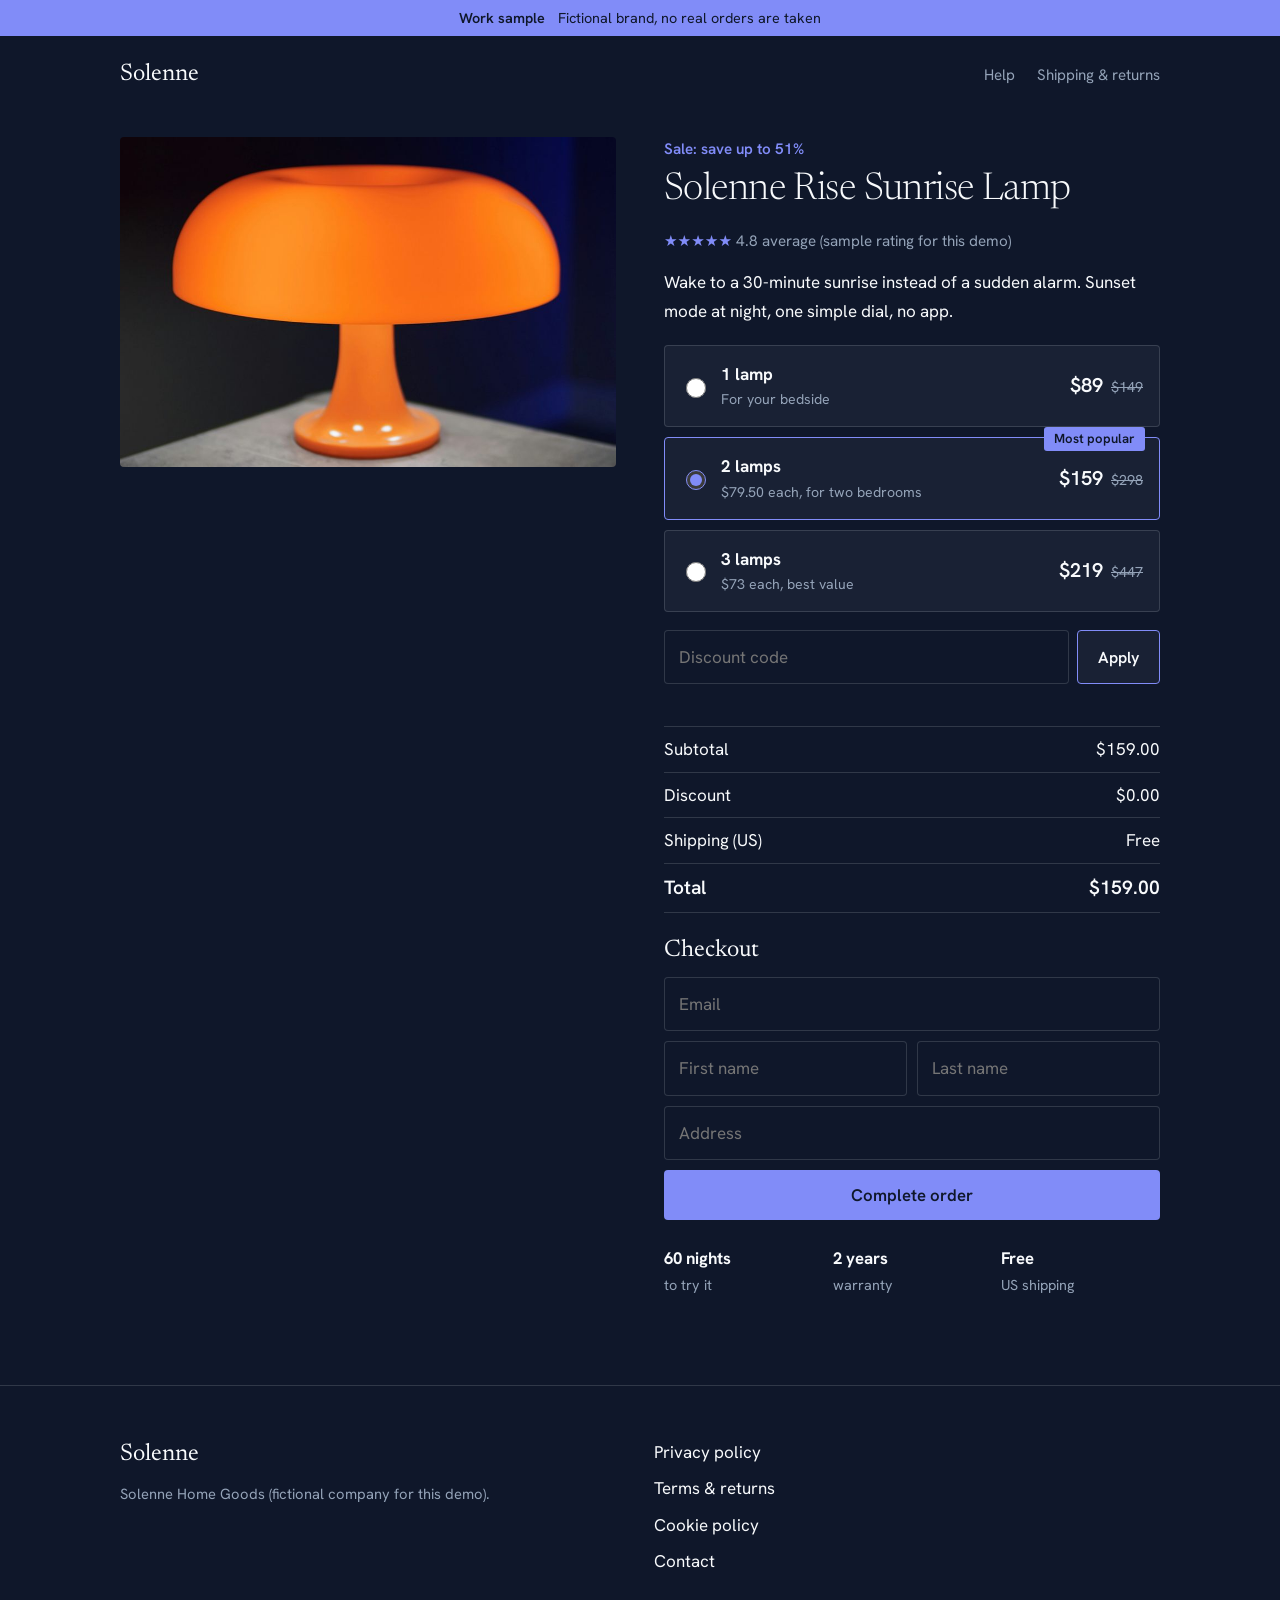
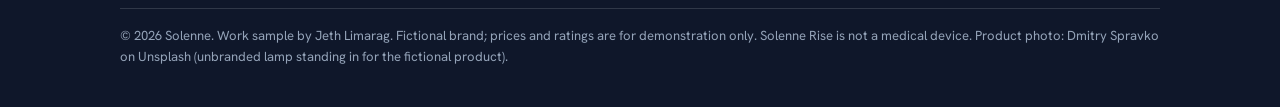
<file: 01_Sleep_Lamp/Offer.html>
<!doctype html>
<html lang="en-US">
<head>
<meta charset="utf-8">
<meta name="viewport" content="width=device-width, initial-scale=1">
<title>Solenne Rise Sunrise Lamp | Official offer</title>
<meta name="robots" content="noindex">
<link rel="preconnect" href="https://fonts.googleapis.com">
<link rel="preconnect" href="https://fonts.gstatic.com" crossorigin>
<link href="https://fonts.googleapis.com/css2?family=Hanken+Grotesk:wght@400;600&family=Newsreader:wght@300&display=swap" rel="stylesheet">
<link rel="icon" href="data:image/svg+xml,<svg xmlns='http://www.w3.org/2000/svg' viewBox='0 0 32 32'><circle cx='16' cy='16' r='14' fill='%23818cf8'/></svg>">
<link rel="stylesheet" href="Assets/Style.css">
</head>
<body>

<div class="ad-label">Work sample <span>Fictional brand, no real orders are taken</span></div>

<header class="masthead">
  <div class="wrap">
    <a class="logo" href="Offer.html">Solenne</a>
    <nav aria-label="Help"><a href="Legal.html#contact">Help</a><a href="Legal.html#terms">Shipping &amp; returns</a></nav>
  </div>
</header>

<main class="offer">
  <div class="offer-visual">
    <img src="Assets/Images/Product-Orange-Lamp.jpg" alt="Solenne Rise glowing orange during its sunrise phase" width="900" height="600">
  </div>

  <div>
    <span class="label">Sale: save up to 51%</span>
    <h1>Solenne Rise Sunrise Lamp</h1>
    <div class="rating"><b>★★★★★</b> 4.8 average (sample rating for this demo)</div>
    <p>Wake to a 30-minute sunrise instead of a sudden alarm. Sunset mode at night, one simple dial, no app.</p>

    <div class="bundles" role="radiogroup" aria-label="Choose a bundle">
      <label class="bundle">
        <input type="radio" name="bundle" value="89">
        <span><b>1 lamp</b><small>For your bedside</small></span>
        <span class="amt">$89<s>$149</s></span>
      </label>
      <label class="bundle">
        <span class="flag">Most popular</span>
        <input type="radio" name="bundle" value="159" checked>
        <span><b>2 lamps</b><small>$79.50 each, for two bedrooms</small></span>
        <span class="amt">$159<s>$298</s></span>
      </label>
      <label class="bundle">
        <input type="radio" name="bundle" value="219">
        <span><b>3 lamps</b><small>$73 each, best value</small></span>
        <span class="amt">$219<s>$447</s></span>
      </label>
    </div>

    <div class="promo">
      <input type="text" placeholder="Discount code" aria-label="Discount code">
      <button type="button">Apply</button>
    </div>
    <div class="promo-msg" aria-live="polite"></div>

    <div class="totals">
      <div><span>Subtotal</span><span class="t-sub">$159.00</span></div>
      <div><span>Discount</span><span class="t-off">$0.00</span></div>
      <div><span>Shipping (US)</span><span>Free</span></div>
      <div class="grand"><span>Total</span><span class="t-total">$159.00</span></div>
    </div>

    <div class="checkout">
      <h2>Checkout</h2>
      <form novalidate>
        <input type="email" placeholder="Email" aria-label="Email">
        <div class="row"><input type="text" placeholder="First name" aria-label="First name"><input type="text" placeholder="Last name" aria-label="Last name"></div>
        <input type="text" placeholder="Address" aria-label="Address">
        <button class="btn block" type="submit">Complete order</button>
        <div class="demo-msg" role="status">This is a work sample, so no order was placed and nothing was sent. In a live build, this button goes to the merchant's real checkout.</div>
      </form>
    </div>

    <div class="trust">
      <div><b>60 nights</b>to try it</div>
      <div><b>2 years</b>warranty</div>
      <div><b>Free</b>US shipping</div>
    </div>
  </div>
</main>

<footer class="site">
  <div class="wrap">
    <div>
      <a class="logo" href="Offer.html">Solenne</a>
      <p>Solenne Home Goods (fictional company for this demo).</p>
    </div>
    <nav aria-label="Legal">
      <a href="Legal.html#privacy">Privacy policy</a>
      <a href="Legal.html#terms">Terms &amp; returns</a>
      <a href="Legal.html#cookies">Cookie policy</a>
      <a href="Legal.html#contact">Contact</a>
    </nav>
    <div class="small">© <span class="year">2026</span> Solenne. Work sample by Jeth Limarag. Fictional brand; prices and ratings are for demonstration only. Solenne Rise is not a medical device. Product photo: Dmitry Spravko on Unsplash (unbranded lamp standing in for the fictional product).</div>
  </div>
</footer>

<script src="Assets/Script.js" defer></script>
</body>
</html>
</file>
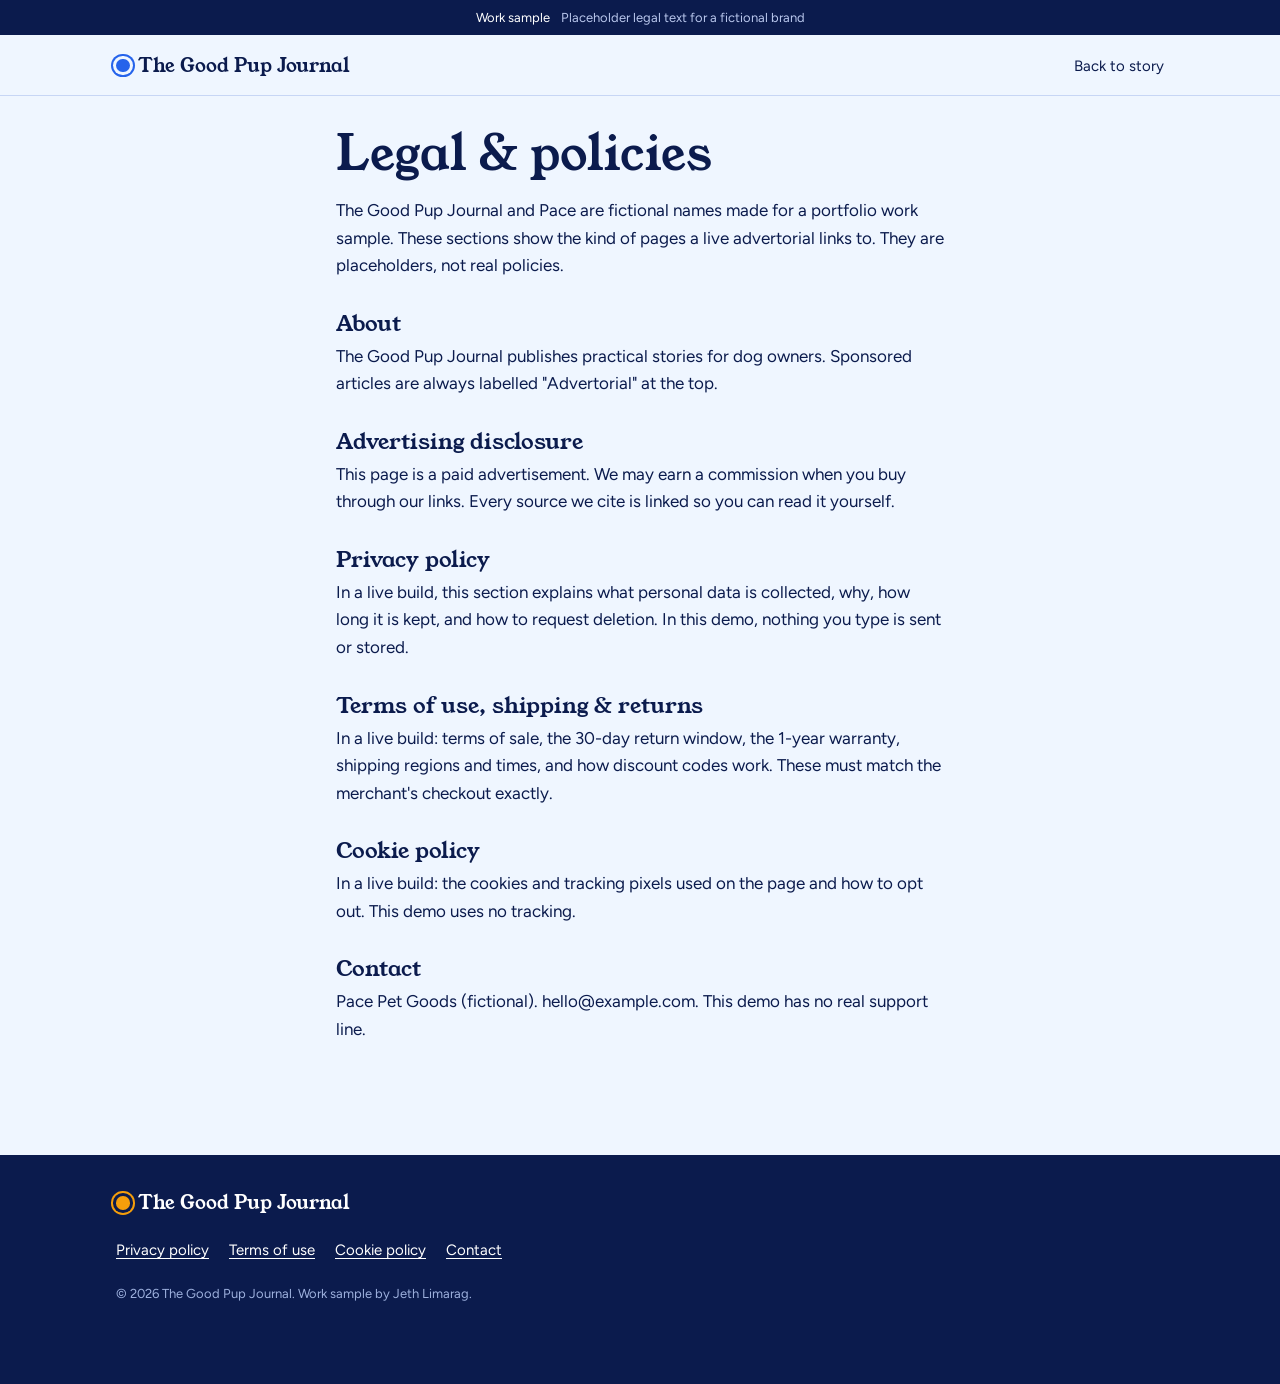
<file: 02_Dog_Bowl/Legal.html>
<!doctype html>
<html lang="en-US">
<head>
<meta charset="utf-8">
<meta name="viewport" content="width=device-width, initial-scale=1">
<title>Legal | The Good Pup Journal</title>
<meta name="robots" content="noindex">
<link rel="preconnect" href="https://fonts.googleapis.com">
<link rel="preconnect" href="https://fonts.gstatic.com" crossorigin>
<link href="https://fonts.googleapis.com/css2?family=Figtree:wght@400;600;700&family=Young+Serif&display=swap" rel="stylesheet">
<link rel="icon" href="data:image/svg+xml,<svg xmlns='http://www.w3.org/2000/svg' viewBox='0 0 32 32'><circle cx='16' cy='16' r='14' fill='%232563EB'/></svg>">
<link rel="stylesheet" href="Assets/Style.css">
</head>
<body>

<div class="ad-label">Work sample <span>Placeholder legal text for a fictional brand</span></div>

<header class="masthead">
  <div class="wrap">
    <a class="logo" href="index.html"><span></span>The Good Pup Journal</a>
    <nav aria-label="Back"><a href="index.html">Back to story</a></nav>
  </div>
</header>

<main class="legal">
  <h1>Legal &amp; policies</h1>
  <p>The Good Pup Journal and Pace are fictional names made for a portfolio work sample. These sections show the kind of pages a live advertorial links to. They are placeholders, not real policies.</p>

  <h2 id="about">About</h2>
  <p>The Good Pup Journal publishes practical stories for dog owners. Sponsored articles are always labelled "Advertorial" at the top.</p>

  <h2 id="disclosure">Advertising disclosure</h2>
  <p>This page is a paid advertisement. We may earn a commission when you buy through our links. Every source we cite is linked so you can read it yourself.</p>

  <h2 id="privacy">Privacy policy</h2>
  <p>In a live build, this section explains what personal data is collected, why, how long it is kept, and how to request deletion. In this demo, nothing you type is sent or stored.</p>

  <h2 id="terms">Terms of use, shipping &amp; returns</h2>
  <p>In a live build: terms of sale, the 30-day return window, the 1-year warranty, shipping regions and times, and how discount codes work. These must match the merchant's checkout exactly.</p>

  <h2 id="cookies">Cookie policy</h2>
  <p>In a live build: the cookies and tracking pixels used on the page and how to opt out. This demo uses no tracking.</p>

  <h2 id="contact">Contact</h2>
  <p>Pace Pet Goods (fictional). hello@example.com. This demo has no real support line.</p>
</main>

<footer class="site">
  <div class="wrap">
    <div><a class="logo" href="index.html"><span></span>The Good Pup Journal</a></div>
    <nav aria-label="Legal">
      <a href="#privacy">Privacy policy</a>
      <a href="#terms">Terms of use</a>
      <a href="#cookies">Cookie policy</a>
      <a href="#contact">Contact</a>
    </nav>
    <div class="small">© <span class="year">2026</span> The Good Pup Journal. Work sample by Jeth Limarag.</div>
  </div>
</footer>

<script src="Assets/Script.js"></script>
</body>
</html>
</file>
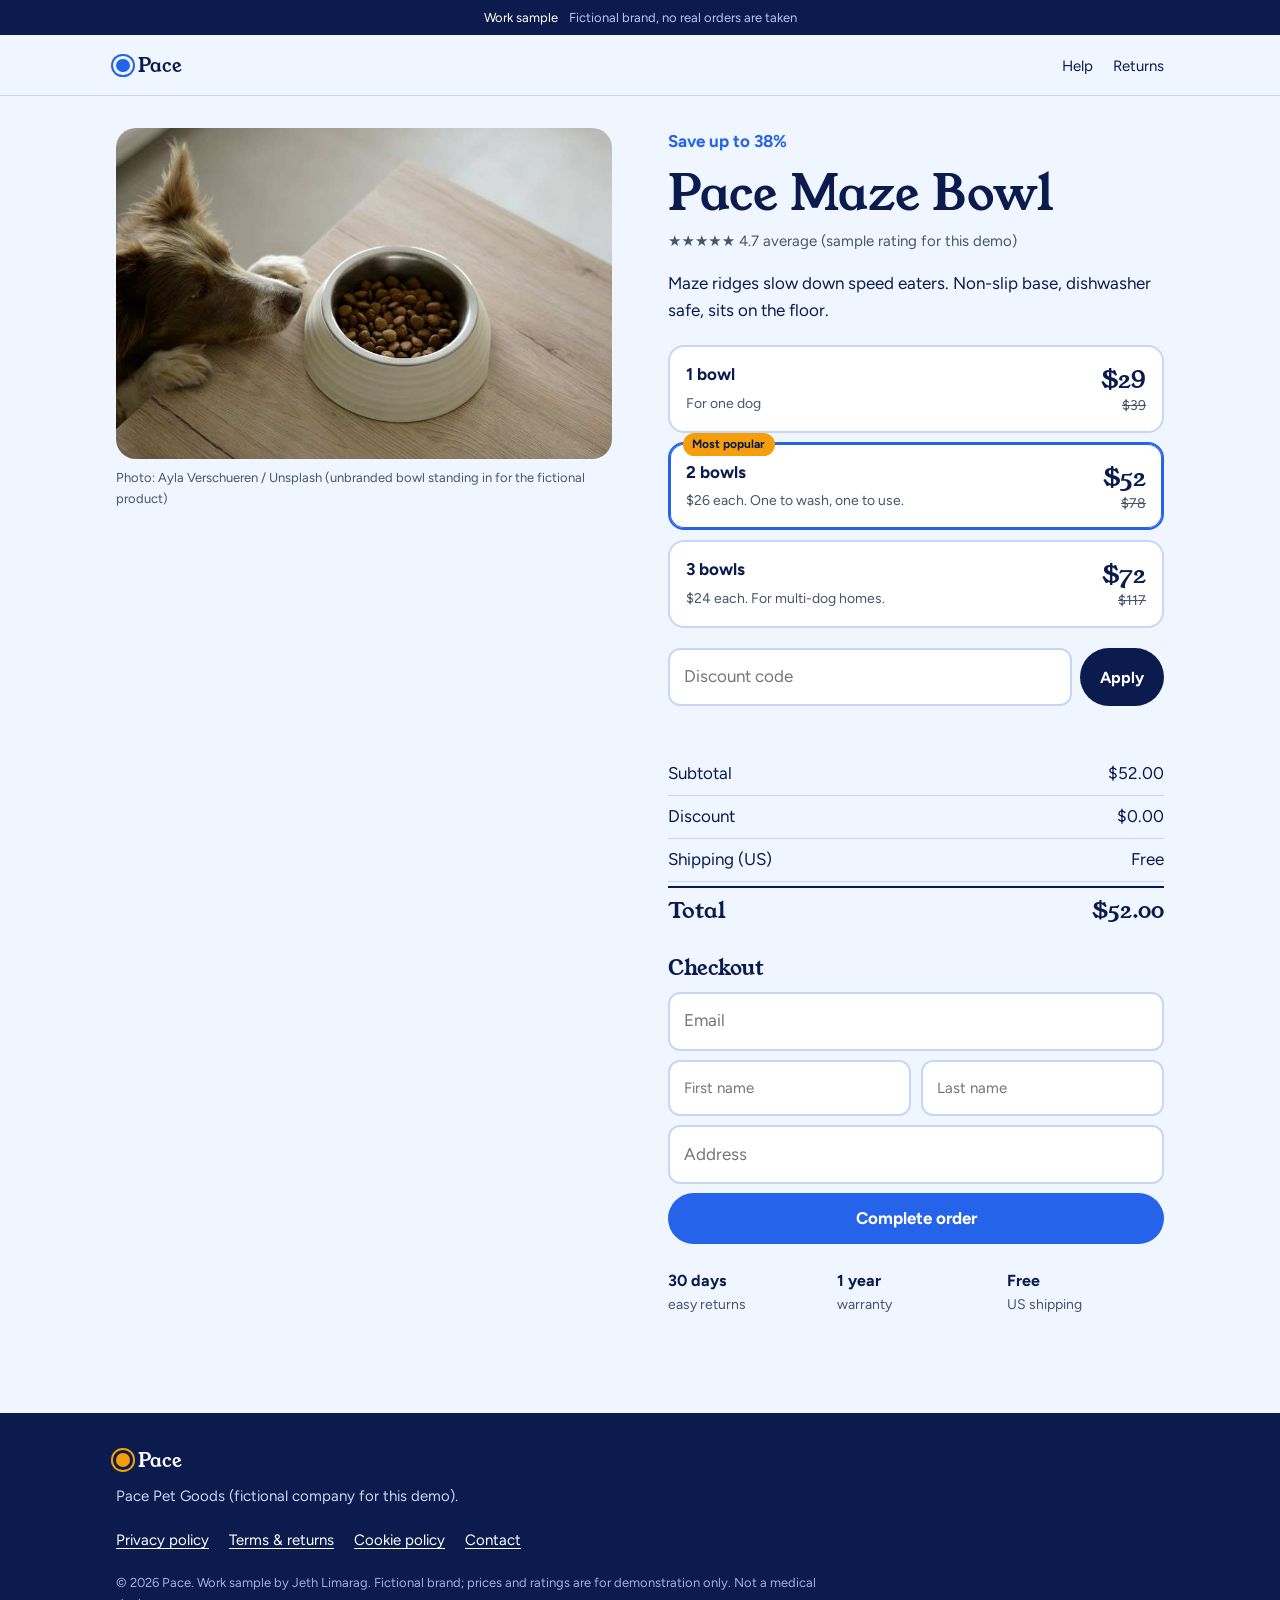
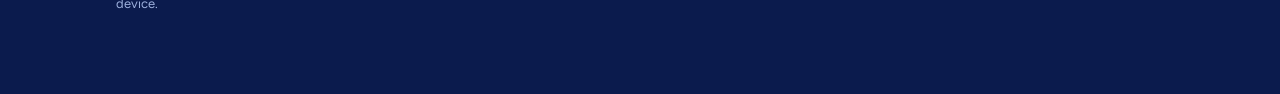
<file: 02_Dog_Bowl/Offer.html>
<!doctype html>
<html lang="en-US">
<head>
<meta charset="utf-8">
<meta name="viewport" content="width=device-width, initial-scale=1">
<title>Pace Maze Bowl | Official offer</title>
<meta name="robots" content="noindex">
<link rel="preconnect" href="https://fonts.googleapis.com">
<link rel="preconnect" href="https://fonts.gstatic.com" crossorigin>
<link href="https://fonts.googleapis.com/css2?family=Figtree:wght@400;600;700&family=Young+Serif&display=swap" rel="stylesheet">
<link rel="icon" href="data:image/svg+xml,<svg xmlns='http://www.w3.org/2000/svg' viewBox='0 0 32 32'><circle cx='16' cy='16' r='14' fill='%232563EB'/></svg>">
<link rel="stylesheet" href="Assets/Style.css">
</head>
<body>

<div class="ad-label">Work sample <span>Fictional brand, no real orders are taken</span></div>

<header class="masthead">
  <div class="wrap">
    <a class="logo" href="Offer.html"><span></span>Pace</a>
    <nav aria-label="Help"><a href="Legal.html#contact">Help</a><a href="Legal.html#terms">Returns</a></nav>
  </div>
</header>

<main class="offer">
  <div class="offer-visual">
    <img src="Assets/Images/Product-Ribbed-Bowl.jpg" alt="A dog resting its chin on a table beside a ribbed bowl of kibble" width="800" height="533">
    <p>Photo: Ayla Verschueren / Unsplash (unbranded bowl standing in for the fictional product)</p>
  </div>

  <div>
    <p class="save">Save up to 38%</p>
    <h1>Pace Maze Bowl</h1>
    <div class="rating">★★★★★ 4.7 average (sample rating for this demo)</div>
    <p>Maze ridges slow down speed eaters. Non-slip base, dishwasher safe, sits on the floor.</p>

    <div class="bundles" role="radiogroup" aria-label="Choose a bundle">
      <label class="bundle">
        <input type="radio" name="bundle" value="29">
        <span><b>1 bowl</b><small>For one dog</small></span>
        <span class="amt">$29<s>$39</s></span>
      </label>
      <label class="bundle">
        <span class="flag">Most popular</span>
        <input type="radio" name="bundle" value="52" checked>
        <span><b>2 bowls</b><small>$26 each. One to wash, one to use.</small></span>
        <span class="amt">$52<s>$78</s></span>
      </label>
      <label class="bundle">
        <input type="radio" name="bundle" value="72">
        <span><b>3 bowls</b><small>$24 each. For multi-dog homes.</small></span>
        <span class="amt">$72<s>$117</s></span>
      </label>
    </div>

    <div class="promo">
      <input type="text" placeholder="Discount code" aria-label="Discount code">
      <button type="button">Apply</button>
    </div>
    <div class="promo-msg" aria-live="polite"></div>

    <div class="totals">
      <div><span>Subtotal</span><span class="t-sub">$52.00</span></div>
      <div><span>Discount</span><span class="t-off">$0.00</span></div>
      <div><span>Shipping (US)</span><span>Free</span></div>
      <div class="grand"><span>Total</span><span class="t-total">$52.00</span></div>
    </div>

    <div class="checkout">
      <h2>Checkout</h2>
      <form novalidate>
        <input type="email" placeholder="Email" aria-label="Email">
        <div class="row"><input type="text" placeholder="First name" aria-label="First name"><input type="text" placeholder="Last name" aria-label="Last name"></div>
        <input type="text" placeholder="Address" aria-label="Address">
        <button class="btn block" type="submit">Complete order</button>
        <div class="demo-msg" role="status">This is a work sample, so no order was placed and nothing was sent. In a live build, this button goes to the merchant's real checkout.</div>
      </form>
    </div>

    <div class="trust">
      <div><b>30 days</b>easy returns</div>
      <div><b>1 year</b>warranty</div>
      <div><b>Free</b>US shipping</div>
    </div>
  </div>
</main>

<footer class="site">
  <div class="wrap">
    <div><a class="logo" href="Offer.html"><span></span>Pace</a><p>Pace Pet Goods (fictional company for this demo).</p></div>
    <nav aria-label="Legal">
      <a href="Legal.html#privacy">Privacy policy</a>
      <a href="Legal.html#terms">Terms &amp; returns</a>
      <a href="Legal.html#cookies">Cookie policy</a>
      <a href="Legal.html#contact">Contact</a>
    </nav>
    <div class="small">© <span class="year">2026</span> Pace. Work sample by Jeth Limarag. Fictional brand; prices and ratings are for demonstration only. Not a medical device.</div>
  </div>
</footer>

<script src="Assets/Script.js"></script>
</body>
</html>
</file>
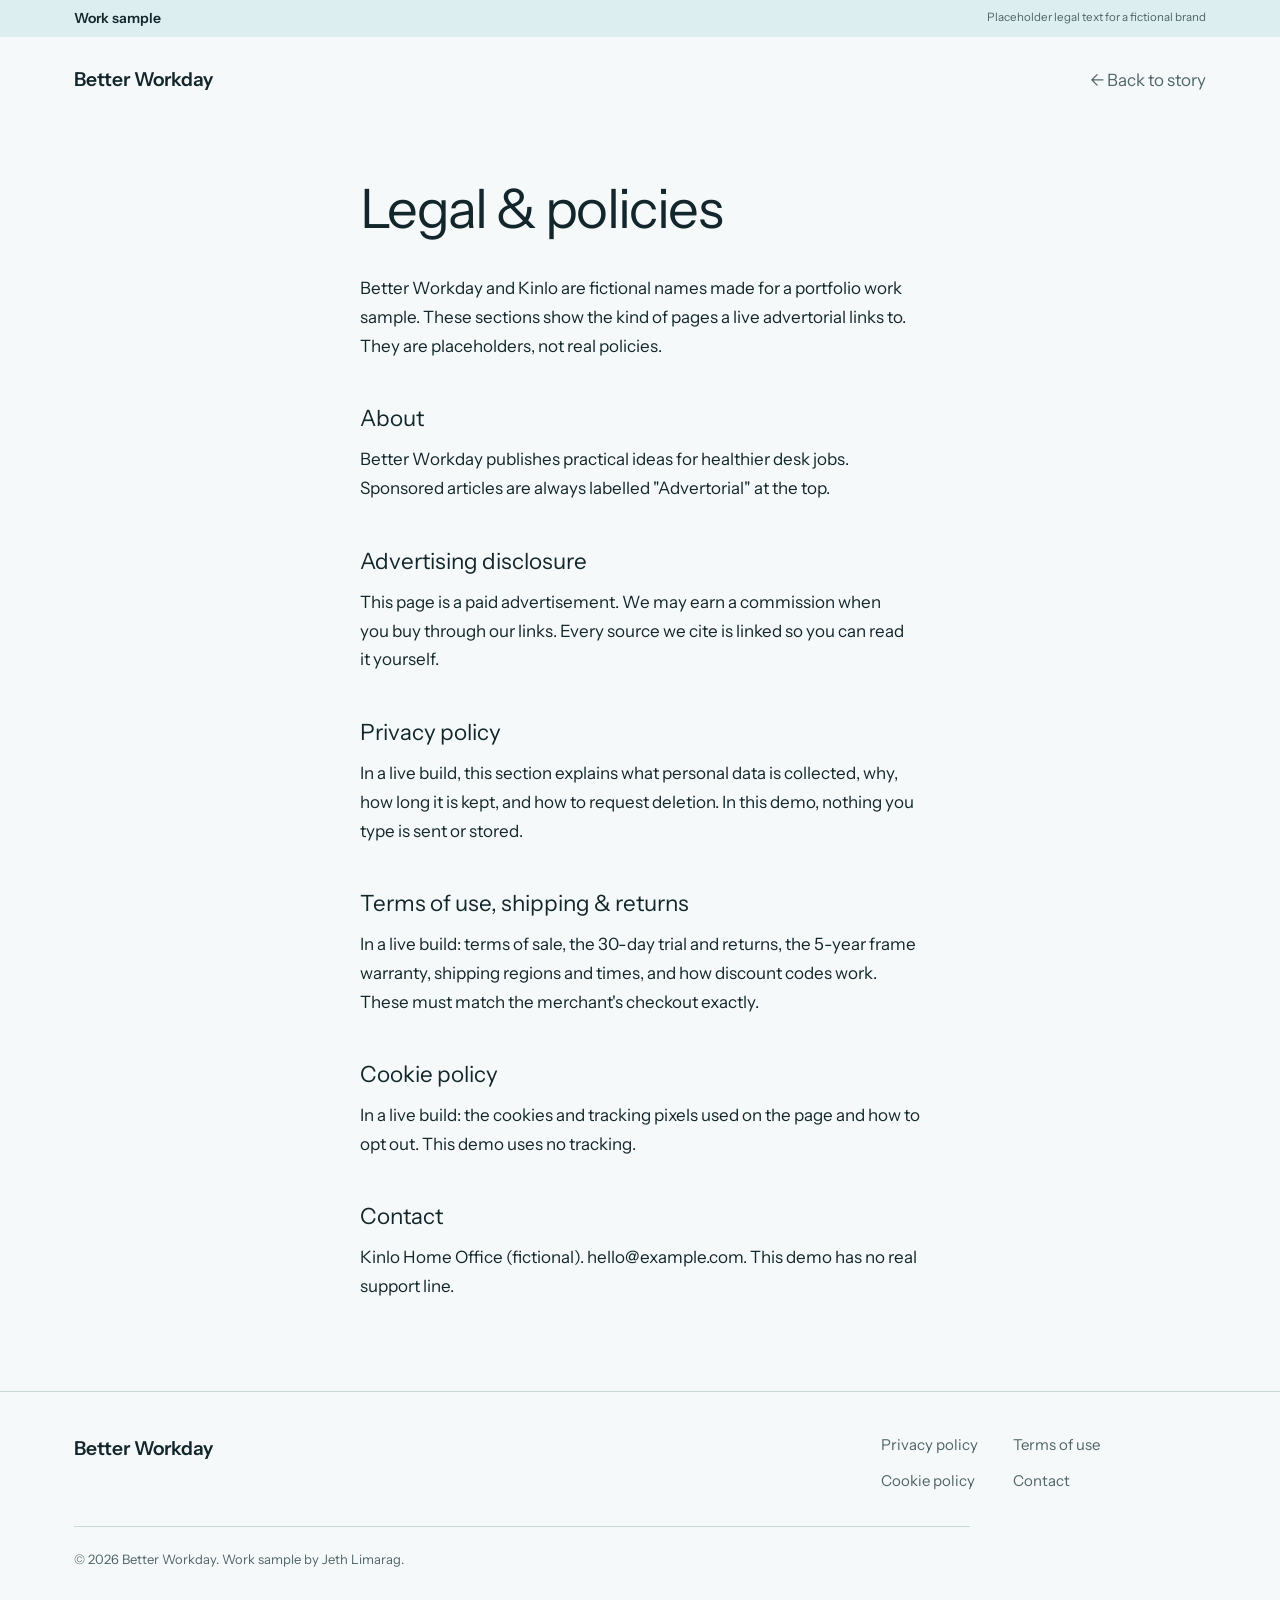
<file: 03_Standing_Desk/Legal.html>
﻿<!doctype html>
<html lang="en-US">
<head>
<meta charset="utf-8">
<meta name="viewport" content="width=device-width, initial-scale=1">
<title>Legal | Better Workday</title>
<meta name="robots" content="noindex">
<link rel="preconnect" href="https://fonts.googleapis.com">
<link rel="preconnect" href="https://fonts.gstatic.com" crossorigin>
<link href="https://fonts.googleapis.com/css2?family=Instrument+Sans:wght@400;600&display=swap" rel="stylesheet">
<link rel="icon" href="data:image/svg+xml,<svg xmlns='http://www.w3.org/2000/svg' viewBox='0 0 32 32'><circle cx='16' cy='16' r='14' fill='%230b6e78'/></svg>">
<link rel="stylesheet" href="Assets/Style.css">
</head>
<body>

<div class="bar"><div><b>Work sample</b><span>Placeholder legal text for a fictional brand</span></div></div>

<header class="masthead">
  <div class="wrap">
    <a class="logo" href="index.html">Better Workday</a>
    <nav aria-label="Back"><a href="index.html">← Back to story</a></nav>
  </div>
</header>

<main class="legal">
  <h1>Legal &amp; policies</h1>
  <p>Better Workday and Kinlo are fictional names made for a portfolio work sample. These sections show the kind of pages a live advertorial links to. They are placeholders, not real policies.</p>

  <h2 id="about">About</h2>
  <p>Better Workday publishes practical ideas for healthier desk jobs. Sponsored articles are always labelled "Advertorial" at the top.</p>

  <h2 id="disclosure">Advertising disclosure</h2>
  <p>This page is a paid advertisement. We may earn a commission when you buy through our links. Every source we cite is linked so you can read it yourself.</p>

  <h2 id="privacy">Privacy policy</h2>
  <p>In a live build, this section explains what personal data is collected, why, how long it is kept, and how to request deletion. In this demo, nothing you type is sent or stored.</p>

  <h2 id="terms">Terms of use, shipping &amp; returns</h2>
  <p>In a live build: terms of sale, the 30-day trial and returns, the 5-year frame warranty, shipping regions and times, and how discount codes work. These must match the merchant's checkout exactly.</p>

  <h2 id="cookies">Cookie policy</h2>
  <p>In a live build: the cookies and tracking pixels used on the page and how to opt out. This demo uses no tracking.</p>

  <h2 id="contact">Contact</h2>
  <p>Kinlo Home Office (fictional). hello@example.com. This demo has no real support line.</p>
</main>

<footer>
  <div class="wrap">
    <div><a class="logo" href="index.html">Better Workday</a></div>
    <nav aria-label="Legal">
      <a href="#privacy">Privacy policy</a>
      <a href="#terms">Terms of use</a>
      <a href="#cookies">Cookie policy</a>
      <a href="#contact">Contact</a>
    </nav>
    <div class="small">© <span class="year">2026</span> Better Workday. Work sample by Jeth Limarag.</div>
  </div>
</footer>

<script src="Assets/Script.js"></script>
</body>
</html>
</file>
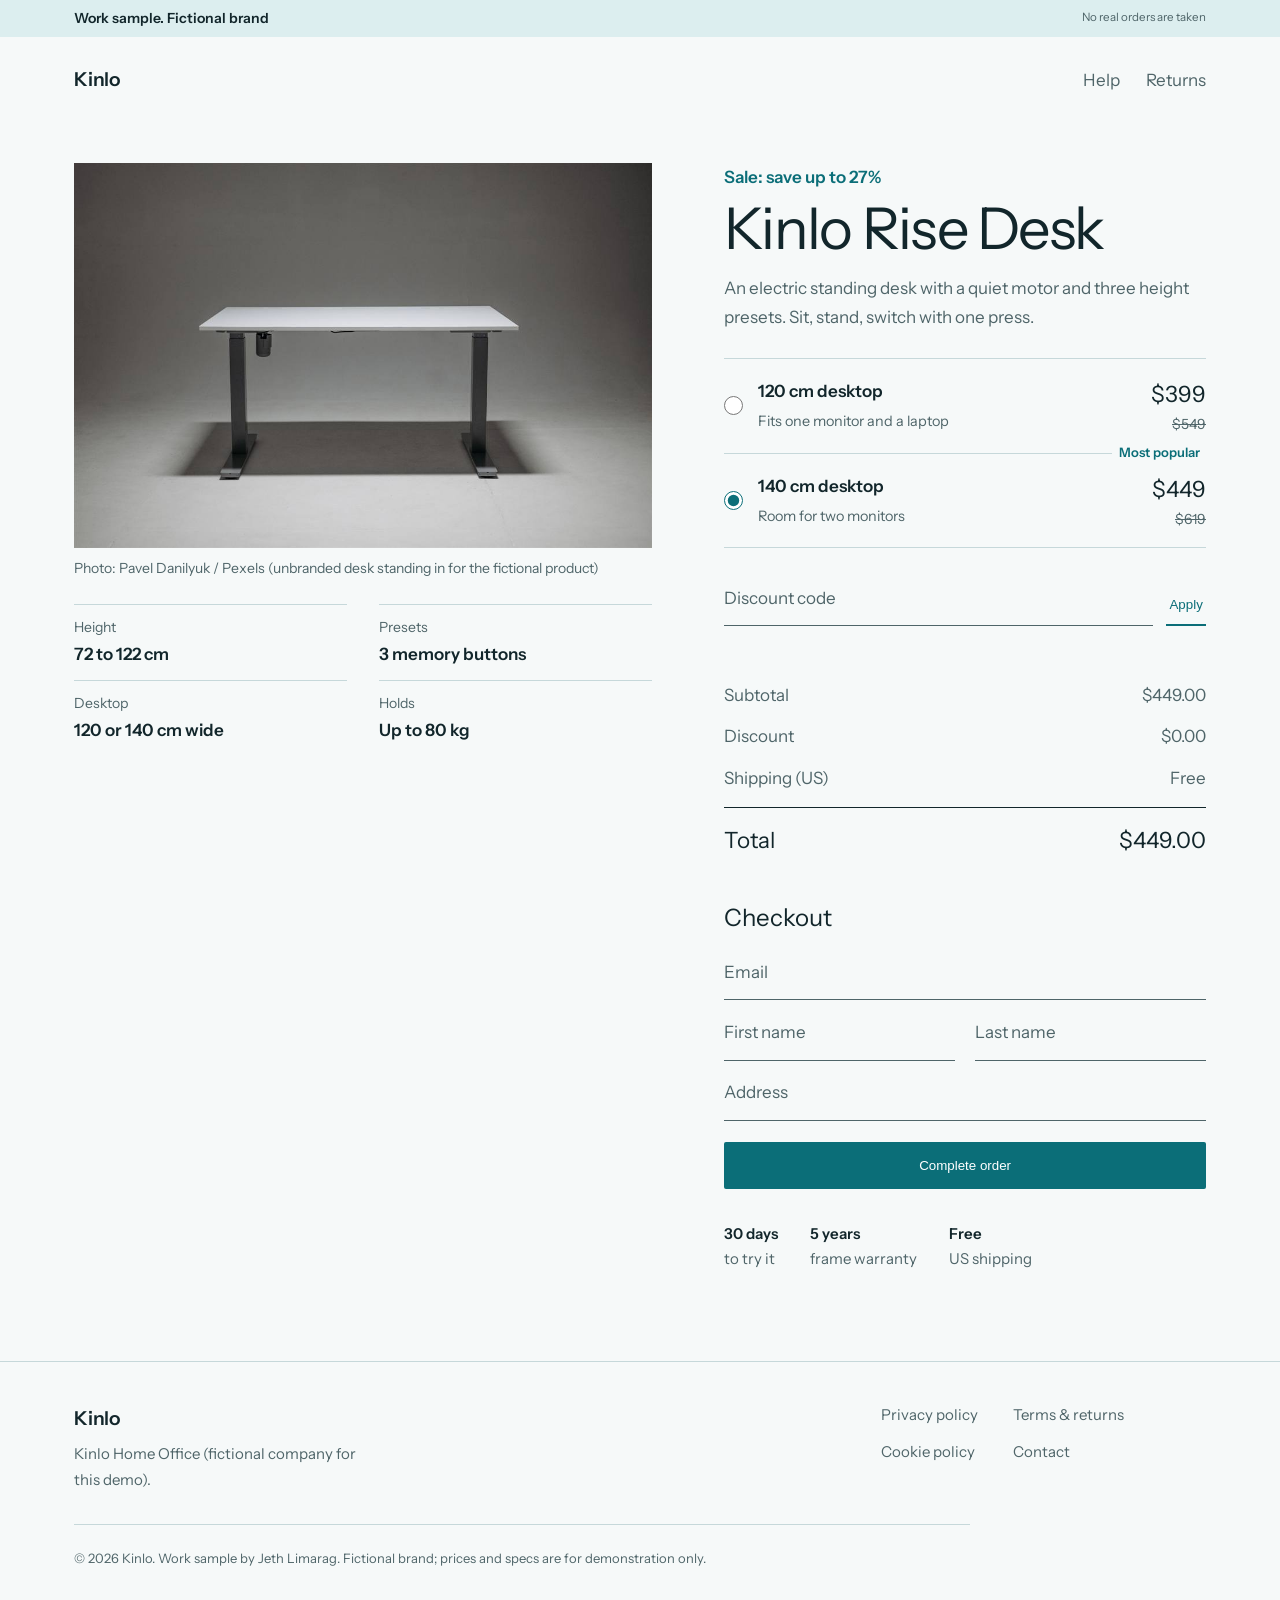
<file: 03_Standing_Desk/Offer.html>
<!doctype html>
<html lang="en-US">
<head>
<meta charset="utf-8">
<meta name="viewport" content="width=device-width, initial-scale=1">
<title>Kinlo Rise Desk | Official offer</title>
<meta name="robots" content="noindex">
<link rel="preconnect" href="https://fonts.googleapis.com">
<link rel="preconnect" href="https://fonts.gstatic.com" crossorigin>
<link href="https://fonts.googleapis.com/css2?family=Instrument+Sans:wght@400;600&display=swap" rel="stylesheet">
<link rel="icon" href="data:image/svg+xml,<svg xmlns='http://www.w3.org/2000/svg' viewBox='0 0 32 32'><circle cx='16' cy='16' r='14' fill='%230b6e78'/></svg>">
<link rel="stylesheet" href="Assets/Style.css">
</head>
<body>

<div class="bar"><div><b>Work sample. Fictional brand</b><span>No real orders are taken</span></div></div>

<header class="masthead">
  <div class="wrap">
    <a class="logo" href="Offer.html">Kinlo</a>
    <nav aria-label="Help"><a href="Legal.html#contact">Help</a><a href="Legal.html#terms">Returns</a></nav>
  </div>
</header>

<main class="offer">
  <div class="prod spec">
    <figure style="margin:0">
      <img src="Assets/Images/Hero-Desk.jpg" alt="The Kinlo Rise Desk, a white height-adjustable standing desk" width="1000" height="668">
      <figcaption>Photo: Pavel Danilyuk / Pexels (unbranded desk standing in for the fictional product)</figcaption>
    </figure>
    <dl style="margin-top:1.6rem">
      <div><dt>Height</dt><dd>72 to 122 cm</dd></div>
      <div><dt>Presets</dt><dd>3 memory buttons</dd></div>
      <div><dt>Desktop</dt><dd>120 or 140 cm wide</dd></div>
      <div><dt>Holds</dt><dd>Up to 80 kg</dd></div>
    </dl>
  </div>

  <div>
    <p class="sale">Sale: save up to 27%</p>
    <h1>Kinlo Rise Desk</h1>
    <p class="intro">An electric standing desk with a quiet motor and three height presets. Sit, stand, switch with one press.</p>

    <div class="options" role="radiogroup" aria-label="Choose a size">
      <label class="option">
        <input type="radio" name="model" value="399">
        <span><b>120 cm desktop</b><small>Fits one monitor and a laptop</small></span>
        <span class="amt">$399<s>$549</s></span>
      </label>
      <label class="option">
        <span class="flag">Most popular</span>
        <input type="radio" name="model" value="449" checked>
        <span><b>140 cm desktop</b><small>Room for two monitors</small></span>
        <span class="amt">$449<s>$619</s></span>
      </label>
    </div>

    <div class="promo">
      <input type="text" placeholder="Discount code" aria-label="Discount code">
      <button type="button">Apply</button>
    </div>
    <div class="promo-msg" aria-live="polite"></div>

    <div class="totals">
      <div><span>Subtotal</span><span class="t-sub">$449.00</span></div>
      <div><span>Discount</span><span class="t-off">$0.00</span></div>
      <div><span>Shipping (US)</span><span>Free</span></div>
      <div class="grand"><span>Total</span><span class="t-total">$449.00</span></div>
    </div>

    <div class="checkout">
      <h2>Checkout</h2>
      <form novalidate>
        <input type="email" placeholder="Email" aria-label="Email">
        <div class="row"><input type="text" placeholder="First name" aria-label="First name"><input type="text" placeholder="Last name" aria-label="Last name"></div>
        <input type="text" placeholder="Address" aria-label="Address">
        <button class="btn block" type="submit">Complete order</button>
        <div class="demo-msg" role="status">This is a work sample, so no order was placed and nothing was sent. In a live build, this button goes to the merchant's real checkout.</div>
      </form>
    </div>

    <div class="trust">
      <div><b>30 days</b>to try it</div>
      <div><b>5 years</b>frame warranty</div>
      <div><b>Free</b>US shipping</div>
    </div>
  </div>
</main>

<footer>
  <div class="wrap">
    <div><a class="logo" href="Offer.html">Kinlo</a><p>Kinlo Home Office (fictional company for this demo).</p></div>
    <nav aria-label="Legal">
      <a href="Legal.html#privacy">Privacy policy</a>
      <a href="Legal.html#terms">Terms &amp; returns</a>
      <a href="Legal.html#cookies">Cookie policy</a>
      <a href="Legal.html#contact">Contact</a>
    </nav>
    <div class="small">© <span class="year">2026</span> Kinlo. Work sample by Jeth Limarag. Fictional brand; prices and specs are for demonstration only.</div>
  </div>
</footer>

<script src="Assets/Script.js"></script>
</body>
</html>
</file>
<file: 01_Sleep_Lamp/Assets/Style.css>
/* Slow Mornings / Solenne Rise: V3 test build. Two families: Newsreader (light, large headlines) + Hanken Grotesk (reading text).
   Flat ink page, one indigo accent (night-indigo palette). The one memorable thing: a sunrise rail that rises as you read. */
:root{
  /* palette picked from ui-ux-pro-max "Sleep Tracker" (night indigo on dark), 22 Nov */
  --ink:#0f172a;        /* page (palette background) */
  --raise:#192134;      /* raised surfaces (palette card) */
  --text:#f8fafc;       /* text */
  --mute:#94a3b8;       /* secondary text (palette muted), 6.9:1 on ink */
  --accent:#818cf8;     /* the one accent: palette indigo, lightened for contrast on dark */
  --accent-hi:#c7d2fe;
  --dusk:#94a3b8;       /* neutral blue-grey, charts only */
  --line:rgba(248,250,252,.14);
  --ok:#8fd4a8;--bad:#ff9a8f;
  --head:Newsreader,Georgia,serif;
  --body:"Hanken Grotesk",system-ui,sans-serif;
  --r:4px;
}
*,*::before,*::after{box-sizing:border-box}
html{-webkit-text-size-adjust:100%;scroll-behavior:smooth}
body{margin:0;background:var(--ink);color:var(--text);font:400 1.0625rem/1.68 var(--body);overflow-wrap:break-word}
img{max-width:100%;height:auto;display:block}
a{color:var(--accent-hi);text-underline-offset:3px;text-decoration-thickness:1px}
a:hover{color:#fff}
:focus-visible{outline:3px solid var(--accent);outline-offset:3px;border-radius:2px}
h1,h2,h3,h4{font-family:var(--head);font-weight:400;line-height:1.15;margin:0}
p{margin:0 0 1.15em}
.wrap{max-width:1080px;margin:0 auto;padding:0 20px}

/* top strip */
.ad-label{position:relative;background:var(--accent);color:#0f172a;font-weight:600;font-size:.9rem;padding:6px 20px;text-align:center}
.ad-label span{font-weight:400;margin-left:.6em}
.ad-label .sample-note{position:absolute;right:20px;top:50%;transform:translateY(-50%);font-size:.72rem;font-weight:400;opacity:.85}
@media (max-width:760px){.ad-label .sample-note{position:static;transform:none;display:block;text-align:center;margin-top:1px}}
.masthead .wrap{display:flex;justify-content:space-between;align-items:center;padding-top:18px;padding-bottom:18px}
.logo{font-family:var(--head);font-size:1.5rem;color:var(--text);text-decoration:none}
.logo:hover{color:var(--accent)}
.masthead nav a{color:var(--mute);text-decoration:none;margin-left:22px;font-size:.95rem}
.masthead nav a:hover{color:var(--text)}

/* hero: headline in the dark, the lamp photo beside it. No scrim, no gradient: the text never sits on the photo. */
.hero{max-width:1080px;margin:0 auto;padding:28px 20px 8px;display:grid;grid-template-columns:minmax(0,1fr) 400px;gap:56px;align-items:center}
.hero-text{padding-bottom:6px}
h1{font-size:clamp(2.2rem,5vw,3.9rem);font-weight:300;letter-spacing:-.015em;line-height:1.06;margin-bottom:18px}
.dek{font-size:1.18rem;line-height:1.55;color:var(--text);margin-bottom:14px;max-width:34em}
.byline{color:var(--mute);font-size:.95rem;margin:0}
.byline b{color:var(--text);font-weight:600}
.hero-photo{margin:0}
.hero-photo img,.hero-photo video{display:block;width:100%;height:auto;aspect-ratio:4/5;object-fit:cover;object-position:35% 52%;border-radius:var(--r);background:var(--bg,#0f172a)}
.credit{color:var(--mute);font-size:.8rem;margin:8px 0 0}
.credit a,figcaption a{color:var(--mute)}
.label{color:var(--accent);font-size:.95rem;font-weight:600;display:block;margin-bottom:8px}

/* layout */
.layout{max-width:1080px;margin:40px auto 0;padding:0 20px;display:grid;grid-template-columns:minmax(0,640px) 290px;gap:48px;justify-content:space-between;align-items:start}
.story{min-width:0}
.story h2{font-size:1.9rem;margin:2.1em 0 .55em}
.story strong{font-weight:600}
sup{font-size:.7em;line-height:0}
.story figure{margin:2em 0}
.story figcaption{color:var(--mute);font-size:.85rem;line-height:1.5;margin-top:8px}
.story figure img{width:100%;border-radius:var(--r)}
.pull{margin:2.2em 0;padding:0 0 0 22px;border-left:3px solid var(--accent);font-family:var(--head);font-size:1.7rem;line-height:1.3;font-weight:300}

/* the sunrise rail: reading progress is the dawn. Flat colours only; JS moves the dot and sets its colour. */
.rail{position:fixed;left:max(18px,calc(50vw - 540px - 96px));top:50%;height:min(56vh,420px);transform:translateY(-50%);width:64px;z-index:30;opacity:0;pointer-events:none;transition:opacity .4s}
.rail.show{opacity:1}
.rail .track{position:absolute;left:14px;top:0;bottom:0;width:2px;background:var(--line)}
.rail .dot{position:absolute;left:7px;width:16px;height:16px;border-radius:50%;background:#475588;transform:translateY(8px)}
.rail .tm{position:absolute;left:34px;font-size:.78rem;color:var(--mute);white-space:nowrap;line-height:1}
.rail .tm.top{top:0}
.rail .tm.bottom{bottom:0}
.rail .now{color:var(--text);font-weight:600;transform:translateY(-50%)}
.bar{display:none}
@media (max-width:1279px){
  .rail{display:none}
  .bar{display:block;position:fixed;left:0;top:0;height:4px;width:0;background:#475588;z-index:60}
}

/* charts: editorial, no box */
.chart{margin:2.4em 0}
.chart-head{color:var(--text)!important;font-size:.95rem!important;font-weight:600;margin:0 0 8px!important}
.chart .fig{color:var(--accent);margin-right:.5em}
.chart svg{display:block;width:100%;height:auto;overflow:visible}
.chart svg text{font-family:inherit;fill:var(--mute);font-size:13px}
.chart .grid{stroke:var(--line);stroke-dasharray:3 4}
.chart .axis{stroke:var(--mute);stroke-width:1}
.chart .curve{fill:none;stroke:var(--accent);stroke-width:2.5}
.chart .alarm{stroke:var(--accent);stroke-dasharray:4 4;stroke-width:1}
.chart .lead{stroke:var(--mute);stroke-width:1}
.chart .dot-moon{fill:var(--dusk)}
.chart .dot-sun{fill:var(--accent)}
.chart .dot-grey{fill:var(--dusk)}
.chart .gap{stroke:var(--accent);stroke-width:2}
.chart .note-sun,.chart .val-sun{fill:var(--accent)}
.chart .note-moon{fill:var(--text)}
.chart .lbl{fill:var(--text)}
.chart .val,.chart .val-sun{font-size:20px;font-weight:600}
.chart .val{fill:var(--text)}
.chart .tick line{stroke:var(--mute)}
.chart-src{font-size:.82rem!important}

/* product */
.product{margin:2em 0}
.product img{width:100%;border-radius:var(--r)}
.spec{padding-top:18px}
.spec h3{font-size:1.6rem;margin-bottom:8px}
.specs{margin:0}
.specs div{display:grid;grid-template-columns:90px 1fr;gap:12px;padding:10px 0;border-top:1px solid var(--line)}
.specs dt{color:var(--mute)}
.specs dd{margin:0}

/* quiz */
.quiz{margin:2.6em 0;padding:26px 0;border-top:1px solid var(--line);border-bottom:1px solid var(--line)}
.quiz h3{font-size:1.65rem;margin-bottom:14px}
.progress{height:3px;background:var(--line);margin-bottom:18px}
.progress i{display:block;height:100%;width:0;background:var(--accent);transition:width .3s}
.q{font-weight:600;font-size:1.12rem;margin-bottom:12px}
.q span{color:var(--mute);font-weight:400;margin-right:.6em}
.options{display:grid;gap:10px}
.options button{display:flex;gap:14px;align-items:center;text-align:left;width:100%;font:inherit;color:var(--text);background:var(--raise);border:1px solid var(--line);border-radius:var(--r);padding:13px 16px;min-height:48px;cursor:pointer;transition:border-color .15s}
.options button:hover{border-color:var(--accent)}
.options kbd{font:inherit;font-weight:600;color:var(--accent);flex:none}
.result{display:none}
.result.show{display:block}
.result-title{font-size:1.5rem;margin-bottom:8px}

/* buttons */
.btn{display:inline-block;background:var(--accent);color:#0f172a;font:600 1.05rem/1.2 var(--body);text-decoration:none;text-align:center;padding:15px 26px;min-height:48px;border:0;border-radius:var(--r);cursor:pointer;transition:background .15s}
.btn:hover{background:var(--accent-hi);color:#0f172a}
.btn.block{display:block;width:100%}

/* reviews */
.sample-tag{color:var(--mute);font-size:.9rem}
.reviews{display:grid;gap:18px;margin-bottom:2em}
.review{border-left:3px solid var(--line);padding-left:18px}
.stars{color:var(--accent);letter-spacing:2px}
.review cite{display:block;color:var(--mute);font-size:.9rem;font-style:normal;margin-top:4px}
.cta-row{margin:2.4em 0;display:flex;gap:18px;align-items:center;flex-wrap:wrap}
.cta-note{color:var(--mute);font-size:.92rem}

/* sources */
.sources{margin-top:3em}
.sources h2{margin-top:0}
.sources ol{padding-left:1.2em;font-size:.9rem;line-height:1.55;color:var(--mute)}
.sources li{margin-bottom:.7em}
.disclaimer{font-size:.85rem;line-height:1.55;color:var(--mute);border-top:1px solid var(--line);padding-top:16px;margin-top:2em}

/* sticky sidebar */
.sidebar{position:sticky;top:20px}
.side-card{background:var(--raise);border-radius:var(--r);overflow:hidden}
.side-card .inner{padding:16px 18px 20px}
.side-card h4{font-size:1.2rem;margin-bottom:10px}
.side-card ul{margin:0 0 14px;padding-left:1.1em;font-size:.92rem;line-height:1.5;color:var(--mute)}
.price{display:flex;align-items:baseline;gap:10px;margin-bottom:14px}
.price b{font-family:var(--head);font-weight:400;font-size:2.1rem;color:var(--text)}
.price s{color:var(--mute)}
.save{color:var(--accent);font-weight:600;font-size:.95rem}

/* mobile bar */
.mobile-bar{display:none}

/* popup */
.modal{display:none;position:fixed;inset:0;z-index:70;background:rgba(5,8,18,.82);align-items:center;justify-content:center;padding:16px;overflow:auto}
.modal.open{display:flex}
.exit-box{position:relative;display:grid;grid-template-columns:1fr 1.2fr;max-width:720px;width:100%;background:var(--raise);border-radius:var(--r);overflow:hidden}
.exit-side{position:relative;min-height:100%}
.exit-side img{width:100%;height:100%;object-fit:cover}
.exit-badge{position:absolute;left:12px;bottom:12px;background:var(--accent);color:#0f172a;font-weight:600;padding:4px 10px;border-radius:3px}
.exit-form{padding:32px 28px}
.exit-form h3{font-size:1.6rem;margin-bottom:10px}
.exit-form p{font-size:.95rem;line-height:1.55;color:var(--mute)}
.exit-form input{width:100%;font:inherit;padding:12px 14px;margin:4px 0 8px;background:var(--ink);color:var(--text);border:1px solid var(--line);border-radius:var(--r);min-height:48px}
.err{color:var(--bad);font-size:.9rem;min-height:1.2em}
.close{position:absolute;top:6px;right:8px;z-index:3;width:44px;height:44px;font-size:1.8rem;line-height:1;background:none;border:0;color:var(--text);cursor:pointer}
.no-thanks{display:block;margin:10px auto 0;background:none;border:0;color:var(--mute);font:inherit;text-decoration:underline;cursor:pointer;min-height:44px}
.fine{font-size:.82rem!important;text-align:center;margin:8px 0 0!important}
.step{display:none}
.step.show{display:block}
.code-text{display:block;font:400 2rem var(--head);text-align:center;color:var(--accent);border:1px dashed var(--accent);padding:12px;margin:10px 0 14px;border-radius:var(--r)}

/* footer */
footer.site{margin-top:64px;padding:48px 0 40px;border-top:1px solid var(--line)}
footer.site .wrap{display:grid;grid-template-columns:1fr 1fr;gap:28px}
footer.site p{color:var(--mute);font-size:.92rem;margin:8px 0 0}
footer.site nav a{display:block;color:var(--text);padding:4px 0;text-decoration:none}
footer.site nav a:hover{color:var(--accent)}
footer.site .small{grid-column:1/-1;color:var(--mute);font-size:.82rem;line-height:1.6;border-top:1px solid var(--line);padding-top:16px}
footer.site .small a{color:var(--mute)}

/* offer + legal */
.offer{max-width:1080px;margin:24px auto 0;padding:0 20px;display:grid;grid-template-columns:1fr 1fr;gap:48px;align-items:start}
.offer-visual img{width:100%;border-radius:var(--r)}
.offer h1{font-size:2.4rem}
.rating b{color:var(--accent)}
.rating{color:var(--mute);margin:8px 0 14px;font-size:.95rem}
.bundles{display:grid;gap:10px;margin:18px 0}
.bundle{position:relative;display:grid;grid-template-columns:auto 1fr auto;gap:12px;align-items:center;padding:14px 16px;background:var(--raise);border:1px solid var(--line);border-radius:var(--r);cursor:pointer}
.bundle:has(input:checked){border-color:var(--accent)}
.bundle:focus-within{outline:3px solid var(--accent);outline-offset:2px}
.bundle input{accent-color:var(--accent);width:20px;height:20px}
.bundle small{display:block;color:var(--mute)}
.amt{font-weight:600;font-size:1.25rem}
.amt s{color:var(--mute);font-weight:400;font-size:.9rem;margin-left:8px}
.flag{position:absolute;top:-11px;right:14px;background:var(--accent);color:#0f172a;font-size:.82rem;font-weight:600;padding:1px 10px;border-radius:3px}
.promo{display:flex;gap:8px}
.promo input,.checkout input{flex:1;width:100%;font:inherit;padding:12px 14px;background:var(--ink);color:var(--text);border:1px solid var(--line);border-radius:var(--r);min-height:48px}
.promo button{font:600 1rem var(--body);padding:0 20px;background:var(--raise);color:var(--text);border:1px solid var(--accent);border-radius:var(--r);cursor:pointer;min-height:48px}
.promo button:hover{background:var(--accent);color:#0f172a}
.promo-msg{min-height:1.6em;font-size:.92rem;margin:6px 0}
.totals{margin:12px 0 24px;border-top:1px solid var(--line)}
.totals div{display:flex;justify-content:space-between;padding:8px 0;border-bottom:1px solid var(--line)}
.totals .grand{font-weight:600;font-size:1.2rem}
.checkout h2{font-size:1.5rem;margin-bottom:12px}
.checkout form{display:grid;gap:10px}
.row{display:grid;grid-template-columns:1fr 1fr;gap:10px}
.demo-msg{display:none;color:var(--accent-hi);font-size:.92rem}
.demo-msg.show{display:block}
.trust{display:grid;grid-template-columns:repeat(3,1fr);gap:10px;margin:24px 0;color:var(--mute);font-size:.9rem}
.trust b{display:block;color:var(--text);font-size:1.05rem}
.legal{max-width:1080px;margin:24px auto 0;padding:0 20px}
.legal>*{max-width:700px}
.legal h1{font-size:2.4rem;margin-bottom:16px}
.legal h2{font-size:1.5rem;margin:1.8em 0 .5em}

@media (max-width:1000px){
  .hero{grid-template-columns:1fr;gap:24px}
  .hero-photo{order:-1;max-width:520px}
  .layout{display:block}
  .story{max-width:700px}
  .sidebar{display:none}
  .offer{grid-template-columns:1fr;gap:24px}
  .mobile-bar{position:fixed;left:0;right:0;bottom:0;z-index:40;display:flex;justify-content:space-between;align-items:center;gap:12px;padding:10px 16px;background:var(--raise);border-top:1px solid var(--accent);font-size:.92rem;line-height:1.35;transform:translateY(110%);transition:transform .25s}
  .mobile-bar.show{transform:none}
  .mobile-bar .btn{padding:12px 20px}
  body{padding-bottom:64px}
}
@media (max-width:600px){
  body{font-size:1rem}
  .hero{padding-top:0}
  .hero-photo{max-width:none;margin:0 -20px}
  .hero-photo img,.hero-photo video{border-radius:0}
  .credit{padding:0 20px}
  .exit-box{grid-template-columns:1fr}
  .exit-side{height:140px}
  .exit-form{padding:22px 18px}
  .masthead nav a{margin-left:14px}
  footer.site .wrap{grid-template-columns:1fr}
  .specs div{grid-template-columns:76px 1fr}
  .pull{font-size:1.4rem}
  .chart svg text{font-size:23px}
  .chart .val,.chart .val-sun{font-size:30px}
}
@media (prefers-reduced-motion:reduce){
  html{scroll-behavior:auto}
  .mobile-bar,.progress i,.rail,.btn,.options button{transition:none}
}
</file>
<file: 02_Dog_Bowl/Assets/Style.css>
/* Pace Maze Bowl, V4 "Blue Ribbon": the dog-show world. Young Serif (headlines) + Figtree (text).
   Palette from ui-ux-pro-max "Kids Learning": blue #2563EB, yellow #F59E0B, pink #EC4899, page #EFF6FF.
   Navy ink and ribbon red are mine. The five list numbers are rosettes (1st blue, 2nd red, 3rd yellow, 4th white, 5th pink).
   One memorable thing: "Be the dog", a tap race between two bowls. No gradients. */
:root {
  --page: #EFF6FF;
  --ink: #0B1B4D;
  --blue: #2563EB;
  --gold: #F59E0B;
  --pink: #EC4899;
  --red: #DC2626;
  --mute: #475569;
  --line: #C7D6F5;
  --head: "Young Serif", Georgia, "Times New Roman", serif;
  --body: Figtree, system-ui, -apple-system, "Segoe UI", Arial, sans-serif;
  --measure: 38rem;
  --col: 42rem;
  --gutter: 1.25rem;
}
*, *::before, *::after { box-sizing: border-box; }
html { -webkit-text-size-adjust: 100%; }
body { margin: 0; background: var(--page); color: var(--ink); font: 400 1.0625rem/1.62 var(--body); }
img { display: block; max-width: 100%; height: auto; }
a { color: inherit; text-decoration-thickness: 1px; text-underline-offset: 3px; }
:focus-visible { outline: 3px solid var(--ink); outline-offset: 3px; }
.hero :focus-visible, .final :focus-visible, .bar :focus-visible, footer.site :focus-visible, .ad-label :focus-visible { outline-color: #fff; }
.wrap { max-width: 68rem; margin: 0 auto; padding: 0 var(--gutter); }
h1, h2, h3 { font-family: var(--head); font-weight: 400; line-height: 1.1; }
.edge { padding-inline: max(var(--gutter), calc((100% - 68rem) / 2 + var(--gutter))); }
.col { padding-left: max(var(--gutter), calc((100% - 68rem) / 2 + var(--gutter))); padding-right: var(--gutter); }

/* top strips */
.ad-label { position: relative; background: var(--ink); color: #fff; font-size: .8125rem; padding: .45rem var(--gutter); text-align: center; }
.ad-label span { color: #B8C6EC; margin-left: .5rem; }
.ad-label .sample-note { position: absolute; right: var(--gutter); top: 50%; transform: translateY(-50%); font-size: .6875rem; color: #B8C6EC; }
@media (max-width: 40rem) { .ad-label .sample-note { position: static; transform: none; display: block; margin-top: 1px; } }
.masthead { background: var(--page); border-bottom: 1px solid var(--line); }
.masthead .wrap { display: flex; align-items: center; justify-content: space-between; padding-top: .9rem; padding-bottom: .9rem; }
.logo { font-family: var(--head); font-size: 1.2rem; text-decoration: none; display: inline-flex; align-items: center; gap: .55rem; }
.logo span { width: .85rem; height: .85rem; border-radius: 50%; background: var(--blue); box-shadow: 0 0 0 3px var(--page), 0 0 0 5px var(--blue); }
.masthead nav a { font-size: .9375rem; margin-left: 1.25rem; text-decoration: none; }

/* rosettes: SVG made by Script.js; --c face, --c2 tails, --on text */
.rosette { display: block; width: var(--s, 5rem); height: auto; }
.rosette .sc, .rosette .face { fill: var(--c); }
.rosette .tail { fill: var(--c2); }
.rosette .ring { fill: none; stroke: var(--on); stroke-width: 1.6; opacity: .75; }
.rosette text { fill: var(--on); font: 400 15px var(--head); text-anchor: middle; }
.rosette text.sm { font: 700 9px var(--body); letter-spacing: .02em; }
.c-blue { --c: var(--blue); --c2: #1D4ED8; --on: #fff; }
.c-red { --c: var(--red); --c2: #B91C1C; --on: #fff; }
.c-gold { --c: var(--gold); --c2: #D97706; --on: var(--ink); }
.c-white { --c: #fff; --c2: #DCE6FA; --on: var(--ink); }
.c-white .sc { stroke: var(--ink); stroke-width: 1.5; }
.c-pink { --c: var(--pink); --c2: #DB2777; --on: var(--ink); }

/* hero: judges' announcement */
.hero { background: var(--blue); color: #fff; padding-top: 2.25rem; padding-bottom: 2.5rem; display: grid; gap: 1.75rem; }
.hero h1 { font-size: clamp(2.2rem, 8.5vw, 4rem); line-height: 1.02; letter-spacing: -.01em; margin: 0 0 1rem; text-wrap: balance; }
.dek { font-size: 1.1875rem; max-width: 32rem; margin: 0 0 1.4rem; }
.byline { font-size: .9375rem; margin-top: 1.4rem; }
.clock { max-width: 32rem; }
.clock .ticks { display: flex; justify-content: space-between; font-weight: 700; font-size: .9375rem; font-variant-numeric: tabular-nums; margin-bottom: .35rem; }
.run { position: relative; height: 1rem; background: rgba(255, 255, 255, .28); border-radius: 999px; overflow: hidden; }
.run i { position: absolute; inset: 0; background: var(--gold); transform: scaleX(0); transform-origin: left; animation: eat 3s cubic-bezier(.25,.8,.3,1) .5s forwards; }
.clock p { margin: .5rem 0 0; font-weight: 700; opacity: 0; animation: show .4s ease 3.4s forwards; }
@keyframes eat { to { transform: scaleX(1); } }
@keyframes show { to { opacity: 1; } }
.hero figure { margin: 0; position: relative; }
.hero img, .hero video { display: block; width: 100%; height: auto; aspect-ratio: 4 / 5; object-fit: cover; object-position: 50% 30%; border-radius: 1.25rem; }
.hero figure .rosette { position: absolute; left: -.9rem; bottom: 2.4rem; --s: 6.4rem; transform: rotate(-8deg); }
.credit, figcaption { font-size: .8125rem; color: var(--mute); margin-top: .5rem; }
.hero .credit { color: #fff; display: block; opacity: .9; }
@media (min-width: 52rem) { .hero { grid-template-columns: 1.1fr .9fr; gap: 3.5rem; align-items: center; padding-top: 3.25rem; padding-bottom: 3.25rem; } }

/* intro */
.intro { max-width: calc(var(--col) + 2 * var(--gutter)); margin: 2rem 0 0 max(0px, calc((100% - 68rem) / 2)); padding: 0 var(--gutter); font-size: 1.1875rem; }

/* the race: be the dog */
.race { margin: 2.25rem 0 0 max(0px, calc((100% - 68rem) / 2)); max-width: calc(var(--col) + 2 * var(--gutter)); padding: 0 var(--gutter); }
.race-box { border: 3px solid var(--ink); border-radius: 1.5rem; padding: 1.5rem 1.25rem 1.75rem; background: #fff; }
.race h2 { font-size: clamp(1.6rem, 5vw, 2.2rem); margin: 0 0 .4rem; }
.race p { margin: 0 0 1.1rem; max-width: 40rem; }
.race .note { font-size: .875rem; color: var(--mute); margin: 1rem 0 0; }
.lanes { display: grid; grid-template-columns: 1fr 1fr; gap: 1rem; margin-bottom: 1.25rem; }
.lane { text-align: center; }
.lane h3 { font-family: var(--body); font-weight: 700; font-size: 1rem; margin: 0 0 .6rem; }
.bowl { position: relative; width: min(100%, 11.5rem); aspect-ratio: 1; margin: 0 auto; border-radius: 50%; background: #DCE6FA; border: 6px solid var(--ink); }
.bowl i.k { position: absolute; width: 9%; height: 9%; border-radius: 50%; background: #92400E; transition: opacity .12s, transform .12s; }
.bowl i.k.gone { opacity: 0; transform: scale(.3); }
.bowl i.r { position: absolute; inset: 14%; border: 3px solid var(--blue); border-radius: 50%; }
.bowl i.r + i.r { inset: 32%; }
.count { font-weight: 700; font-variant-numeric: tabular-nums; margin: .6rem 0 0; min-height: 1.6em; }
.lane.done .count { color: var(--blue); }
.race-actions { display: flex; flex-wrap: wrap; gap: .75rem; align-items: center; }
.result { font-weight: 700; margin: 1rem 0 0; min-height: 1.6em; }

/* buttons */
.btn { display: inline-block; background: var(--blue); color: #fff; font: 700 1.0625rem/1 var(--body); padding: 1.05rem 1.9rem; min-height: 3rem; border: 0; border-radius: 999px; text-decoration: none; cursor: pointer; text-align: center; transition: transform .12s ease, background .12s ease; }
.btn:hover { background: #1D4ED8; transform: translateY(-1px); }
.btn:active { transform: none; }
.btn.block { display: block; width: 100%; }
.btn.alt { background: transparent; color: var(--ink); border: 2px solid var(--ink); padding: calc(1.05rem - 2px) calc(1.9rem - 2px); }
.btn.alt:hover { background: var(--ink); color: #fff; }
.btn.gold { background: var(--gold); color: var(--ink); }
.btn.gold:hover { background: #FBBF24; }
.btn.navy { background: var(--ink); color: #fff; }
.btn.navy:hover { background: #172B6B; }
.btn:disabled { opacity: .55; cursor: default; transform: none; }

/* list: five placings */
.items { list-style: none; margin: 2.5rem 0 0; padding: 0; }
.item { display: grid; grid-template-columns: 4.5rem 1fr; column-gap: 1rem; align-items: center; padding-top: 2.5rem; padding-bottom: 2.5rem; border-top: 1px solid var(--line); }
.num { --s: 4.5rem; width: var(--s); grid-column: 1; grid-row: 1; }
.num .rosette { --s: 100%; }
.num.fallback { width: 2.75rem; height: 2.75rem; border-radius: 50%; background: var(--c); color: var(--on); display: grid; place-items: center; font: 400 1.25rem var(--head); }
.body { display: contents; }
.body > h2 { grid-column: 2; grid-row: 1; max-width: calc(var(--col) - 5.5rem); font-size: clamp(1.45rem, 4.6vw, 2rem); margin: 0; text-wrap: balance; }
.body > :not(h2) { grid-column: 1 / -1; min-width: 0; max-width: var(--col); }
.body > h2 + * { margin-top: 1.1rem; }
.body p { margin: 0 0 1rem; }
sup a { text-decoration: none; font-weight: 700; padding: 0 .1em; color: var(--blue); }
.callout { border-left: 4px solid var(--red); padding: .25rem 0 .25rem 1rem; margin: 1.25rem 0; }
.callout b { display: block; color: var(--red); }
.body figure { margin: 1.5rem 0 0; max-width: 24rem; }
.body figure img { aspect-ratio: 4 / 5; object-fit: cover; border-radius: 1.25rem; }

/* chart */
.chart { margin: 1.5rem 0 0; }
.chart-head { font-size: .9375rem; margin-bottom: .75rem; }
.chart-head b { margin-right: .4rem; }
.row { display: grid; gap: .3rem; font-size: .9375rem; margin-bottom: .75rem; }
.track { position: relative; height: 1.5rem; background: #DCE6FA; border-radius: 999px; overflow: hidden; }
.track i { position: absolute; inset: 0 auto 0 0; background: var(--blue); }
.track span { position: absolute; top: 50%; transform: translateY(-50%); margin-left: .6rem; font-weight: 700; font-variant-numeric: tabular-nums; }
.row:nth-child(2) .track span { color: #fff; transform: translate(-100%, -50%); margin-left: -.6rem; }
.scale { font-size: .75rem; color: var(--mute); }
.scale div { display: flex; justify-content: space-between; }
.scale > span { display: none; }
.fig-src { font-size: .8125rem; color: var(--mute); margin-top: .5rem; }

/* product + score sheet */
.product { display: grid; gap: 1.25rem; margin: 1.5rem 0; }
.body .product figure { max-width: none; margin: 0; }
.body .product figure img { aspect-ratio: 3 / 2; border-radius: 1rem; }
.spec h3 { font-size: 1.5rem; margin: 0 0 .6rem; }
.spec ul { list-style: none; margin: 0 0 1.1rem; padding: 0; }
.spec li { padding: .45rem 0; border-top: 1px solid rgba(11, 27, 77, .3); display: flex; gap: 1rem; }
.spec li b { min-width: 5.5rem; }
@media (min-width: 40rem) { .product { grid-template-columns: 1fr 1fr; align-items: start; } }
.compare { width: 100%; border-collapse: collapse; font-size: .9375rem; margin: 1.5rem 0; }
.compare th, .compare td { text-align: left; padding: .7rem .5rem; border-bottom: 1px solid rgba(11, 27, 77, .3); vertical-align: top; }
.compare thead th { border-bottom: 2px solid var(--ink); font-weight: 700; }
.compare .us { background: var(--ink); color: #fff; font-weight: 700; }
.cta-line { display: flex; flex-wrap: wrap; align-items: center; gap: .75rem 1.25rem; }
.cta-line span { font-size: .9375rem; }

/* final call */
.final { background: var(--ink); color: #fff; }
.final .box { max-width: 68rem; margin: 0 auto; padding: 3.5rem var(--gutter); display: grid; gap: 1.25rem; align-items: center; }
.final h2 { font-size: clamp(1.8rem, 6vw, 2.9rem); margin: 0 0 .5rem; text-wrap: balance; }
.final p { margin: 0; color: #C9D6F5; }
@media (min-width: 40rem) { .final .box { grid-template-columns: 1fr auto; gap: 2rem; } }

/* sources, disclaimer */
.sources { max-width: calc(var(--col) + 2 * var(--gutter)); margin: 2.5rem 0 0 max(0px, calc((100% - 68rem) / 2)); padding: 0 var(--gutter); font-size: .9375rem; }
.sources h2 { font-size: 1.25rem; margin: 0 0 .5rem; }
.sources ol { padding-left: 1.25rem; margin: 0; }
.sources li { margin-bottom: .6rem; color: var(--mute); }
.disclaimer { max-width: calc(var(--col) + 2 * var(--gutter)); margin: 1.5rem 0 3rem max(0px, calc((100% - 68rem) / 2)); padding: 0 var(--gutter); font-size: .8125rem; color: var(--mute); }
.disclaimer p { margin: 0; border-top: 1px solid var(--line); padding-top: 1rem; }

/* sticky bar */
.bar { position: fixed; left: 0; right: 0; bottom: 0; background: var(--ink); color: #fff; transform: translateY(110%); transition: transform .25s ease; z-index: 20; }
.bar.show { transform: none; }
.bar .wrap { display: flex; align-items: center; justify-content: space-between; gap: 1rem; padding-top: .7rem; padding-bottom: .7rem; }
.bar span { font-size: .9375rem; }
.bar .btn { padding: .75rem 1.2rem; min-height: 2.75rem; flex: none; }

/* spin wheel */
.modal { position: fixed; inset: 0; background: rgba(11, 27, 77, .75); display: none; align-items: center; justify-content: center; padding: 1rem; z-index: 50; }
.modal.open { display: flex; }
.wheel-box { position: relative; background: #fff; max-width: 44rem; width: 100%; display: grid; gap: 1rem; padding: 1.5rem; max-height: 100%; overflow: auto; border-radius: 1.5rem; }
.close { position: absolute; top: .4rem; right: .6rem; background: none; border: 0; font-size: 1.75rem; line-height: 1; cursor: pointer; color: var(--ink); width: 2.75rem; height: 2.75rem; }
.wheel-side { display: grid; place-items: center; }
.wheel-wrap { position: relative; width: min(15rem, 62vw); }
.wheel-wrap svg { width: 100%; height: auto; transition: transform 4s cubic-bezier(.12,.7,.1,1); }
.pointer { position: absolute; top: -.6rem; left: 50%; transform: translateX(-50%); width: 0; height: 0; border-left: .6rem solid transparent; border-right: .6rem solid transparent; border-top: 1.1rem solid var(--ink); z-index: 2; }
.wheel-form h3 { font-size: 1.75rem; margin: 0 0 .5rem; }
.wheel-form p { margin: 0 0 1rem; }
.step { display: none; }
.step.show { display: block; }
.won { font: 400 3rem/1 var(--head); margin-bottom: .5rem; color: var(--blue); }
kbd { font: 700 1rem var(--body); background: var(--gold); padding: .1rem .4rem; border-radius: .3rem; }
@media (min-width: 40rem) { .wheel-box { grid-template-columns: 1fr 1fr; align-items: center; padding: 2rem; } }

/* offer page */
.offer { max-width: 68rem; margin: 0 auto; padding: 2rem var(--gutter) 3rem; display: grid; gap: 2rem; }
.offer h1 { font-size: clamp(2rem, 8vw, 3rem); margin: 0 0 .5rem; }
.offer-visual img { width: 100%; aspect-ratio: 3 / 2; object-fit: cover; border-radius: 1.25rem; }
.offer-visual p { font-size: .8125rem; color: var(--mute); margin: .5rem 0 0; }
.save { font-weight: 700; margin: 0 0 .75rem; color: var(--blue); }
.rating { font-size: .9375rem; color: var(--mute); margin-bottom: 1rem; }
.bundles { display: grid; gap: .6rem; margin: 1.25rem 0; }
.bundle { position: relative; display: flex; justify-content: space-between; align-items: center; gap: 1rem; border: 2px solid var(--line); padding: .9rem 1rem; cursor: pointer; background: #fff; border-radius: 1rem; }
.bundle:has(input:checked) { border-color: var(--blue); box-shadow: inset 0 0 0 1px var(--blue); }
.bundle input { position: absolute; opacity: 0; }
.bundle:has(input:focus-visible) { outline: 3px solid var(--ink); outline-offset: 3px; }
.bundle b { display: block; }
.bundle small { color: var(--mute); font-size: .875rem; }
.amt { font: 400 1.5rem var(--head); text-align: right; }
.amt s { display: block; font: 400 .875rem var(--body); color: var(--mute); }
.flag { position: absolute; top: -.7rem; left: .8rem; background: var(--gold); font-size: .75rem; font-weight: 700; padding: .1rem .6rem; border-radius: 999px; }
.promo { display: flex; gap: .5rem; }
.promo input { flex: 1; min-width: 0; }
input[type=text], input[type=email] { font: inherit; padding: .85rem .9rem; border: 2px solid var(--line); background: #fff; color: var(--ink); width: 100%; border-radius: .75rem; min-height: 3rem; }
input[type=text]:focus-visible, input[type=email]:focus-visible { outline: 3px solid var(--ink); outline-offset: 0; border-color: var(--ink); }
.promo button { font: 700 1rem var(--body); background: var(--ink); color: #fff; border: 0; padding: 0 1.25rem; cursor: pointer; border-radius: 999px; min-height: 3rem; }
.promo-msg { min-height: 1.5rem; font-size: .9375rem; margin: .4rem 0 0; font-weight: 700; }
.totals { margin: 1rem 0 1.5rem; }
.totals > div { display: flex; justify-content: space-between; padding: .45rem 0; border-bottom: 1px solid var(--line); }
.totals .grand { font: 400 1.4rem var(--head); border-bottom: 0; border-top: 2px solid var(--ink); margin-top: .25rem; }
.checkout h2 { font-size: 1.3rem; margin: 0 0 .75rem; }
.checkout form { display: grid; gap: .6rem; }
.checkout .row { display: grid; grid-template-columns: 1fr 1fr; gap: .6rem; margin: 0; }
.demo-msg { display: none; font-size: .9375rem; border-left: 4px solid var(--blue); padding-left: .9rem; }
.demo-msg.show { display: block; }
.trust { display: grid; grid-template-columns: repeat(3, 1fr); gap: .75rem; margin-top: 1.5rem; font-size: .875rem; color: var(--mute); }
.trust b { display: block; color: var(--ink); font-size: 1rem; }
@media (min-width: 52rem) { .offer { grid-template-columns: 1fr 1fr; gap: 3.5rem; align-items: start; } }

/* legal */
.legal { max-width: calc(var(--measure) + 2 * var(--gutter)); margin: 0 auto; padding: 2rem var(--gutter) 3rem; }
.legal h1 { font-size: clamp(2rem, 8vw, 3rem); margin: 0 0 1rem; }
.legal h2 { font-size: 1.4rem; margin: 2rem 0 .4rem; }
.legal p { margin: 0 0 1rem; }

/* footer */
footer.site { background: var(--ink); color: #C9D6F5; margin-top: 3rem; font-size: .9375rem; }
footer.site .wrap { padding-top: 2rem; padding-bottom: 5rem; display: grid; gap: 1.25rem; }
footer.site .logo { color: #fff; }
footer.site .logo span { background: var(--gold); box-shadow: 0 0 0 3px var(--ink), 0 0 0 5px var(--gold); }
footer.site p { margin: .5rem 0 0; }
footer.site nav { display: flex; flex-wrap: wrap; gap: .5rem 1.25rem; }
footer.site .small { font-size: .8125rem; color: #9DB0DD; max-width: 46rem; }
footer.site a { color: #fff; }

@media (max-width: 30rem) { .lanes { gap: .6rem; } .bowl { border-width: 4px; } }
@media (prefers-reduced-motion: reduce) {
  .run i { animation: none; transform: none; }
  .clock p { animation: none; opacity: 1; }
  .btn, .bar, .wheel-wrap svg, .bowl i.k { transition: none; }
  .btn:hover { transform: none; }
}

.num { font: 400 2.5rem/1 var(--head); }
.num svg { display: block; }
.r-slot { position: static; }
[hidden] { display: none !important; }
@media (max-width: 52rem) { .hero figure .rosette { left: .5rem; } }
</file>
<file: 03_Standing_Desk/Assets/Style.css>
/* Rebuild of sample 3. Calm, airy, cool teal. One font family. */
:root{
  --paper:#F6F9F9; --ink:#12262B; --teal:#0B6E78; --mist:#DCEEEF; --slate:#4F6569; --rule:#C6D8DA;
  --col:38rem; --left:11rem; --right:15rem; --gap:3rem;
}
*{box-sizing:border-box}
html{-webkit-text-size-adjust:100%}
body{margin:0;background:var(--paper);color:var(--ink);font:400 1.0625rem/1.7 "Instrument Sans",system-ui,-apple-system,"Segoe UI",Arial,sans-serif}
img{display:block;max-width:100%;height:auto}
a{color:var(--teal);text-underline-offset:.2em}
a:hover{color:var(--ink)}
:focus-visible{outline:3px solid var(--teal);outline-offset:3px;border-radius:2px}
p{margin:0 0 1.1em}
h1,h2,h3{font-weight:400;margin:0;text-wrap:balance}
p,li,dd,summary{text-wrap:pretty}
sup{font-size:.7em;line-height:0}
sup a{text-decoration:none;font-weight:600;padding:0 .1em}

/* top bar */
.bar{background:var(--mist);font-size:.875rem;line-height:1.4}
.bar div{max-width:1180px;margin:0 auto;padding:.55rem 24px;display:flex;justify-content:space-between;gap:1rem;flex-wrap:wrap}
.bar b{font-weight:600}
.bar span{color:var(--slate);font-size:.72rem}

.wrap{max-width:1180px;margin:0 auto;padding:0 24px}
.masthead .wrap{display:flex;justify-content:space-between;align-items:baseline;padding-top:1.6rem;padding-bottom:1.2rem;gap:1rem;flex-wrap:wrap}
.logo{font-weight:600;font-size:1.2rem;color:var(--ink);text-decoration:none;letter-spacing:-.01em}
.masthead nav a,footer nav a{color:var(--slate);text-decoration:none;margin-left:1.6rem}
.masthead nav a:first-child{margin-left:0}
.masthead nav a:hover,footer nav a:hover{color:var(--teal);text-decoration:underline}

/* hero */
.hero{max-width:1180px;margin:0 auto;padding:clamp(2rem,6vw,5rem) 24px 0;display:grid;grid-template-columns:1fr;gap:1.5rem}
.hero h1{font-size:clamp(2.4rem,7.4vw,5.6rem);line-height:1.02;letter-spacing:-.03em;max-width:13em}
.hero .dek{font-size:1.25rem;line-height:1.55;max-width:26rem;color:var(--slate);margin:0}
.hero .by{font-size:.9375rem;color:var(--slate);margin:0}
.hero .by b{color:var(--ink);font-weight:600}
@media(min-width:900px){
  .hero{grid-template-columns:minmax(0,7fr) minmax(0,3fr);align-items:end;column-gap:var(--gap)}
  .hero h1{grid-column:1;grid-row:1 / span 2}
  .hero .dek{grid-column:2;grid-row:1;align-self:end}
  .hero .by{grid-column:2;grid-row:2}
}
.hero-img{max-width:1180px;margin:clamp(2rem,5vw,3.5rem) auto 0;padding:0 24px}
.hero-img img,.hero-img video{display:block;width:100%;height:auto;aspect-ratio:16/9;object-fit:cover;object-position:50% 40%;background:var(--mist)}
figcaption,.cap{font-size:.875rem;line-height:1.5;color:var(--slate);margin-top:.6rem}

/* article: below the header, one centered column. Text, notes, calculator, FAQ and sources all share the same two edges. */
.s{padding:clamp(2.5rem,6vw,5rem) 24px 0;max-width:calc(var(--col) + 48px);margin:0 auto}
.s>h2{font-size:1.5rem;line-height:1.25;letter-spacing:-.01em;margin-bottom:1rem}
.n{font-size:.9375rem;line-height:1.55;color:var(--slate);border-left:2px solid var(--teal);padding-left:.9rem;margin:0 0 1.4rem}
.n b{display:block;font-size:2.4rem;line-height:1.1;font-weight:400;color:var(--teal);letter-spacing:-.02em}
.n+.n{margin-top:1.6rem}
.first{padding-top:clamp(2.5rem,5vw,4rem)}
strong{font-weight:600}

/* Fig. 1: the workday ruler (the one bold moment) */
.fig{margin:0}
.fig .lab{font-size:.9375rem;color:var(--slate);margin-bottom:1.1rem}
.fig .lab b{color:var(--ink);font-weight:600}
.week{display:grid;grid-template-columns:repeat(5,1fr);gap:.6rem}
.week div{text-align:center;font-size:.8125rem;color:var(--slate);transition:opacity .3s}
.week i{display:block;height:7rem;background:var(--mist);margin-bottom:.4rem;position:relative;overflow:hidden;border-radius:2px}
.week i::after{content:"";position:absolute;left:0;right:0;bottom:0;height:var(--fill,0%);background:var(--teal);transition:height .3s}
.week div.off{opacity:.5}
.week div.off i::after{height:0}
.out{display:flex;flex-wrap:wrap;gap:.2rem 2.5rem;align-items:baseline;margin:1.8rem 0 1.4rem}
.out div{font-size:.9375rem;color:var(--slate)}
.out b{display:block;font-size:clamp(2.6rem,7vw,4.4rem);line-height:1.05;font-weight:400;color:var(--teal);letter-spacing:-.03em}
.out .sm b{font-size:2rem;color:var(--ink)}
.ctl{display:grid;gap:1.3rem;max-width:34rem}
.ctl label{display:flex;justify-content:space-between;font-weight:600;margin-bottom:.3rem}
.ctl output{font-weight:400;color:var(--teal)}
input[type=range]{width:100%;height:2rem;background:none;-webkit-appearance:none;appearance:none;margin:0;accent-color:var(--teal)}
input[type=range]::-webkit-slider-runnable-track{height:2px;background:var(--ink)}
input[type=range]::-moz-range-track{height:2px;background:var(--ink)}
input[type=range]::-webkit-slider-thumb{-webkit-appearance:none;width:22px;height:22px;border-radius:50%;background:var(--teal);border:3px solid var(--paper);box-shadow:0 0 0 1px var(--teal);margin-top:-10px}
input[type=range]::-moz-range-thumb{width:16px;height:16px;border-radius:50%;background:var(--teal);border:3px solid var(--paper);box-shadow:0 0 0 1px var(--teal)}
.src{font-size:.875rem;color:var(--slate);margin:1.6rem 0 0}

/* product */
.prod img{width:100%;aspect-ratio:3/2;object-fit:cover;background:var(--mist)}
.spec h3{font-size:1.5rem;letter-spacing:-.01em;margin:1.4rem 0 .8rem}
.spec h3 small{font-size:1rem;color:var(--slate);margin-left:.7rem}
.spec s{margin-left:.5rem;color:var(--slate)}
dl{margin:0;display:grid;grid-template-columns:repeat(2,1fr);gap:0 2rem}
dl div{border-top:1px solid var(--rule);padding:.7rem 0}
dt{font-size:.875rem;color:var(--slate)}
dd{margin:0;font-weight:600}
.cta{display:flex;flex-wrap:wrap;align-items:center;gap:1rem 1.6rem;margin-top:1.6rem}
.btn{display:inline-block;background:var(--teal);color:#fff;text-decoration:none;font:600 1rem/1 inherit;padding:1rem 1.6rem;border:0;border-radius:2px;cursor:pointer}
.btn:hover{background:var(--ink);color:#fff}
.btn.block{width:100%;margin-top:1rem}
.code{font-weight:600;border-bottom:2px dashed var(--teal);color:var(--ink);padding-bottom:1px}

/* FAQ */
details{border-top:1px solid var(--rule)}
details:last-child{border-bottom:1px solid var(--rule)}
summary{cursor:pointer;list-style:none;padding:1rem 2rem 1rem 0;font-weight:600;position:relative}
summary::-webkit-details-marker{display:none}
summary::after{content:"+";position:absolute;right:.3rem;top:.85rem;font-weight:400;font-size:1.4rem;color:var(--teal)}
details[open] summary::after{content:"\2212"}
details p{margin:0 0 1.1rem;color:var(--slate)}

/* final, sources */
.final p{font-size:1.25rem;line-height:1.5}
.sources ol{margin:0;padding-left:1.2rem;color:var(--slate)}
.disc{font-size:.875rem;color:var(--slate);line-height:1.6}

/* footer: on the same 1180px grid as the masthead and hero. Brand on the left edge, links lined up under the hero's right column, small print below a rule. */
footer{margin-top:clamp(3rem,7vw,6rem);border-top:1px solid var(--rule);padding:2.5rem 0 3rem;font-size:.9375rem}
footer .wrap{display:grid;grid-template-columns:minmax(0,1fr);gap:2rem var(--gap)}
footer .wrap>div:first-child p{margin:.4rem 0 0;color:var(--slate);max-width:20rem}
footer nav{display:grid;grid-template-columns:repeat(2,max-content);gap:.7rem 2.2rem;justify-content:start;align-content:start}
footer nav a{margin:0}
footer .small{grid-column:1 / -1;border-top:1px solid var(--rule);padding-top:1.4rem;font-size:.8125rem;color:var(--slate);max-width:56rem;line-height:1.6}
@media(min-width:900px){footer .wrap{grid-template-columns:minmax(0,7fr) minmax(0,3fr)}}

/* offer */
.offer{max-width:1180px;margin:0 auto;padding:clamp(1.5rem,4vw,3rem) 24px 0;display:grid;gap:2.5rem}
.offer h1{font-size:clamp(2.2rem,6vw,3.6rem);line-height:1.05;letter-spacing:-.03em;margin:.4rem 0 1rem}
.offer .intro{color:var(--slate);max-width:30rem}
.offer .sale{color:var(--teal);font-weight:600;margin:0}
.offer .prod img{aspect-ratio:3/2}
@media(min-width:900px){.offer{grid-template-columns:minmax(0,6fr) minmax(0,5fr);column-gap:4.5rem;align-items:start}.offer>.prod{position:sticky;top:1.5rem}}
.options{margin:1.6rem 0 1.4rem}
.option{display:grid;grid-template-columns:auto 1fr auto;gap:.9rem;align-items:center;padding:1rem 0;border-top:1px solid var(--rule);cursor:pointer;position:relative}
.option:last-child{border-bottom:1px solid var(--rule)}
.option input{accent-color:var(--teal);width:1.2rem;height:1.2rem;margin:0}
.option b{display:block;font-weight:600}
.option small{color:var(--slate);font-size:.9rem}
.option .amt{font-size:1.4rem;text-align:right}
.option s{display:block;font-size:.875rem;color:var(--slate)}
.flag{position:absolute;right:0;top:-.8rem;background:var(--paper);padding:0 .4rem;font-size:.8125rem;color:var(--teal);font-weight:600}
.promo{display:flex;gap:.8rem;align-items:end}
.promo input{flex:1;min-width:0}
.promo button{background:none;border:0;border-bottom:2px solid var(--teal);color:var(--teal);font:600 1rem/1 inherit;padding:.8rem .2rem;cursor:pointer}
.promo button:hover{color:var(--ink);border-color:var(--ink)}
.promo-msg{min-height:1.6rem;font-size:.9375rem;color:var(--teal);margin-top:.4rem}
input[type=text],input[type=email]{font:inherit;color:var(--ink);background:none;border:0;border-bottom:1px solid var(--slate);border-radius:0;padding:.8rem 0;width:100%}
input[type=text]::placeholder,input[type=email]::placeholder{color:var(--slate)}
.totals{margin:1rem 0 2rem}
.totals div{display:flex;justify-content:space-between;padding:.4rem 0;color:var(--slate)}
.totals .grand{border-top:1px solid var(--ink);margin-top:.5rem;padding-top:.8rem;color:var(--ink);font-size:1.4rem}
.checkout h2{font-size:1.5rem;margin-bottom:.4rem}
.checkout form{display:grid;gap:.3rem}
.row{display:grid;grid-template-columns:1fr 1fr;gap:1.2rem}
.demo-msg{display:none;margin-top:1rem;padding-left:.9rem;border-left:2px solid var(--teal);font-size:.9375rem;color:var(--slate)}
.demo-msg.show{display:block}
.trust{display:flex;flex-wrap:wrap;gap:.6rem 2rem;margin-top:2rem;font-size:.9375rem;color:var(--slate)}
.trust b{display:block;color:var(--ink);font-weight:600}

/* legal */
.legal{max-width:var(--col);margin:0 auto;padding:clamp(1.5rem,4vw,3rem) 24px 0}
.legal h1{font-size:clamp(2.2rem,6vw,3.4rem);letter-spacing:-.03em;margin-bottom:1.2rem}
.legal h2{font-size:1.4rem;margin:2.4rem 0 .5rem;scroll-margin-top:1rem}

@media(prefers-reduced-motion:reduce){*{transition:none!important;scroll-behavior:auto!important}}
@media(max-width:380px){.row{grid-template-columns:1fr;gap:0}}
</file>
